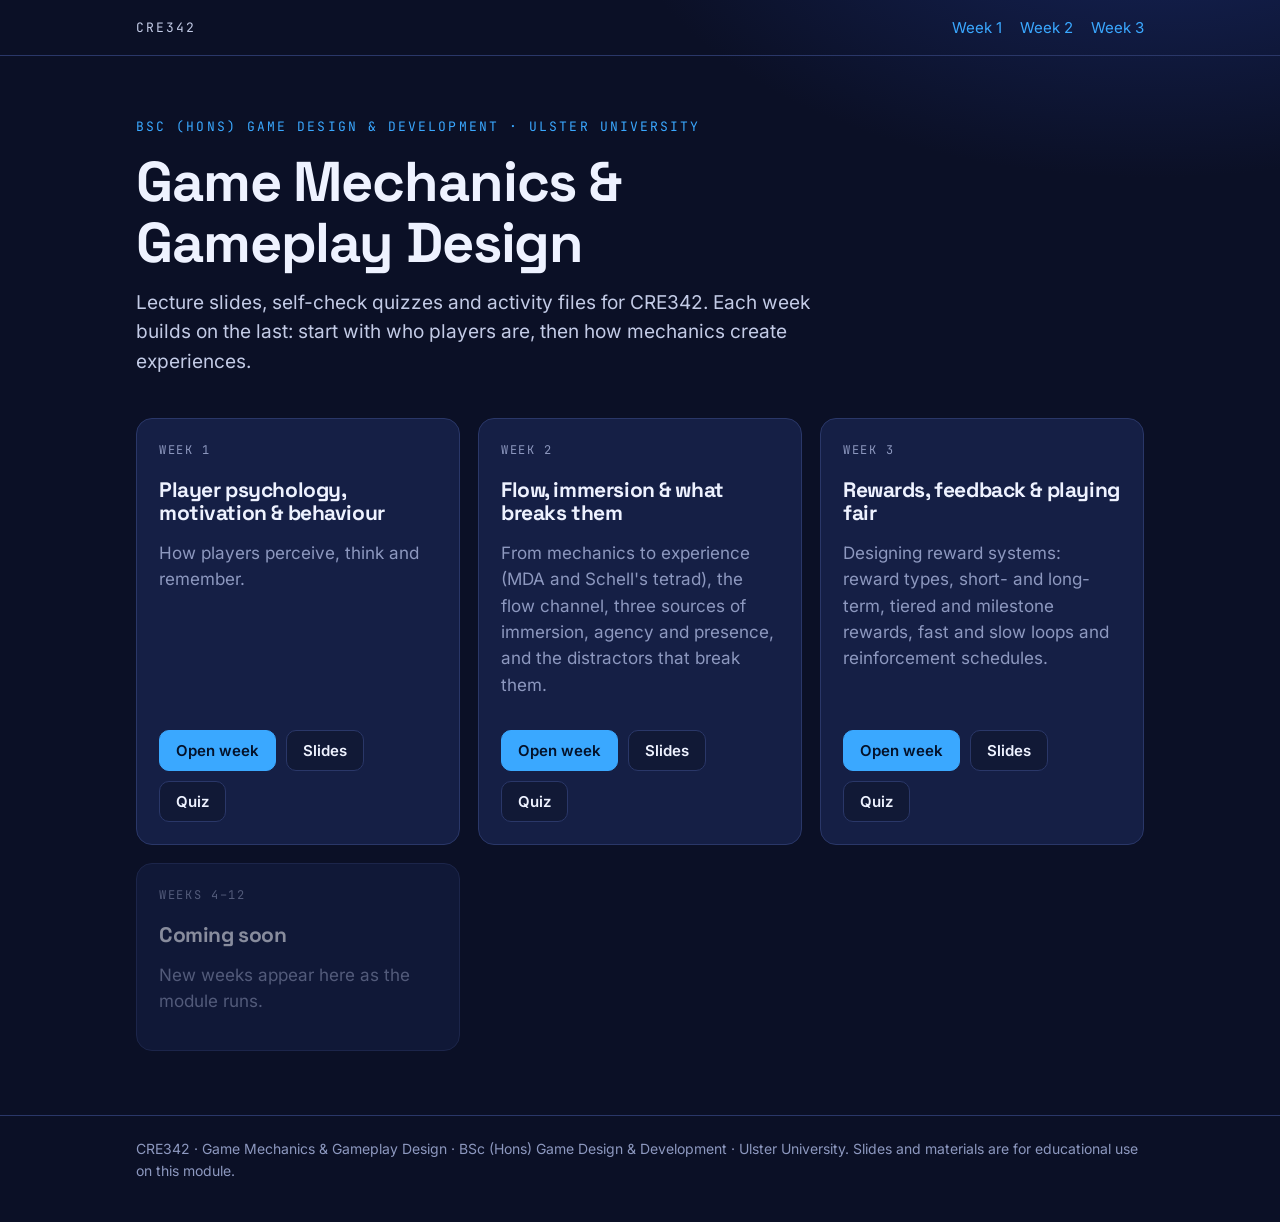
<file: index.html>
<!doctype html>
<html lang="en-GB">
<head>
<meta charset="utf-8">
<meta name="viewport" content="width=device-width, initial-scale=1">
<title>CRE342 · Game Mechanics &amp; Gameplay Design</title>
<link rel="stylesheet" href="assets/site.css">
</head>
<body>
<header class="site"><div class="wrap">
  <a class="brand" href="index.html">CRE342</a>
  <nav><a href="week-01/index.html">Week 1</a><a href="week-02/index.html">Week 2</a><a href="week-03/index.html">Week 3</a></nav>
</div></header>
<main class="wrap">

<section class="hero">
  <span class="kicker">BSc (Hons) Game Design &amp; Development · Ulster University</span>
  <h1>Game Mechanics &amp;<br>Gameplay Design</h1>
  <p class="lead">Lecture slides, self-check quizzes and activity files for CRE342. Each week builds on the last: start with who players are, then how mechanics create experiences.</p>
</section>
<div class="weeks">
  <div class="card week">
    <span class="tag">Week 1</span>
    <h3>Player psychology, motivation &amp; behaviour</h3>
    <p class="muted">How players perceive, think and remember.</p>
    <div class="actions"><a class="btn primary" href="week-01/index.html">Open week</a><a class="btn" href="week-01/slides.html">Slides</a><a class="btn" href="week-01/quiz.html">Quiz</a></div>
  </div>
  <div class="card week">
    <span class="tag">Week 2</span>
    <h3>Flow, immersion &amp; what breaks them</h3>
    <p class="muted">From mechanics to experience (MDA and Schell&#x27;s tetrad), the flow channel, three sources of immersion, agency and presence, and the distractors that break them.</p>
    <div class="actions"><a class="btn primary" href="week-02/index.html">Open week</a><a class="btn" href="week-02/slides.html">Slides</a><a class="btn" href="week-02/quiz.html">Quiz</a></div>
  </div>
  <div class="card week">
    <span class="tag">Week 3</span>
    <h3>Rewards, feedback &amp; playing fair</h3>
    <p class="muted">Designing reward systems: reward types, short- and long-term, tiered and milestone rewards, fast and slow loops and reinforcement schedules.</p>
    <div class="actions"><a class="btn primary" href="week-03/index.html">Open week</a><a class="btn" href="week-03/slides.html">Slides</a><a class="btn" href="week-03/quiz.html">Quiz</a></div>
  </div>
  <div class="card week soon"><span class="tag">Weeks 4–12</span><h3>Coming soon</h3><p class="muted">New weeks appear here as the module runs.</p></div>
</div>
</main>
<footer class="site"><div class="wrap">CRE342 · Game Mechanics & Gameplay Design · BSc (Hons) Game Design &amp; Development · Ulster University.
Slides and materials are for educational use on this module.</div></footer>
</body>
</html>
</file>
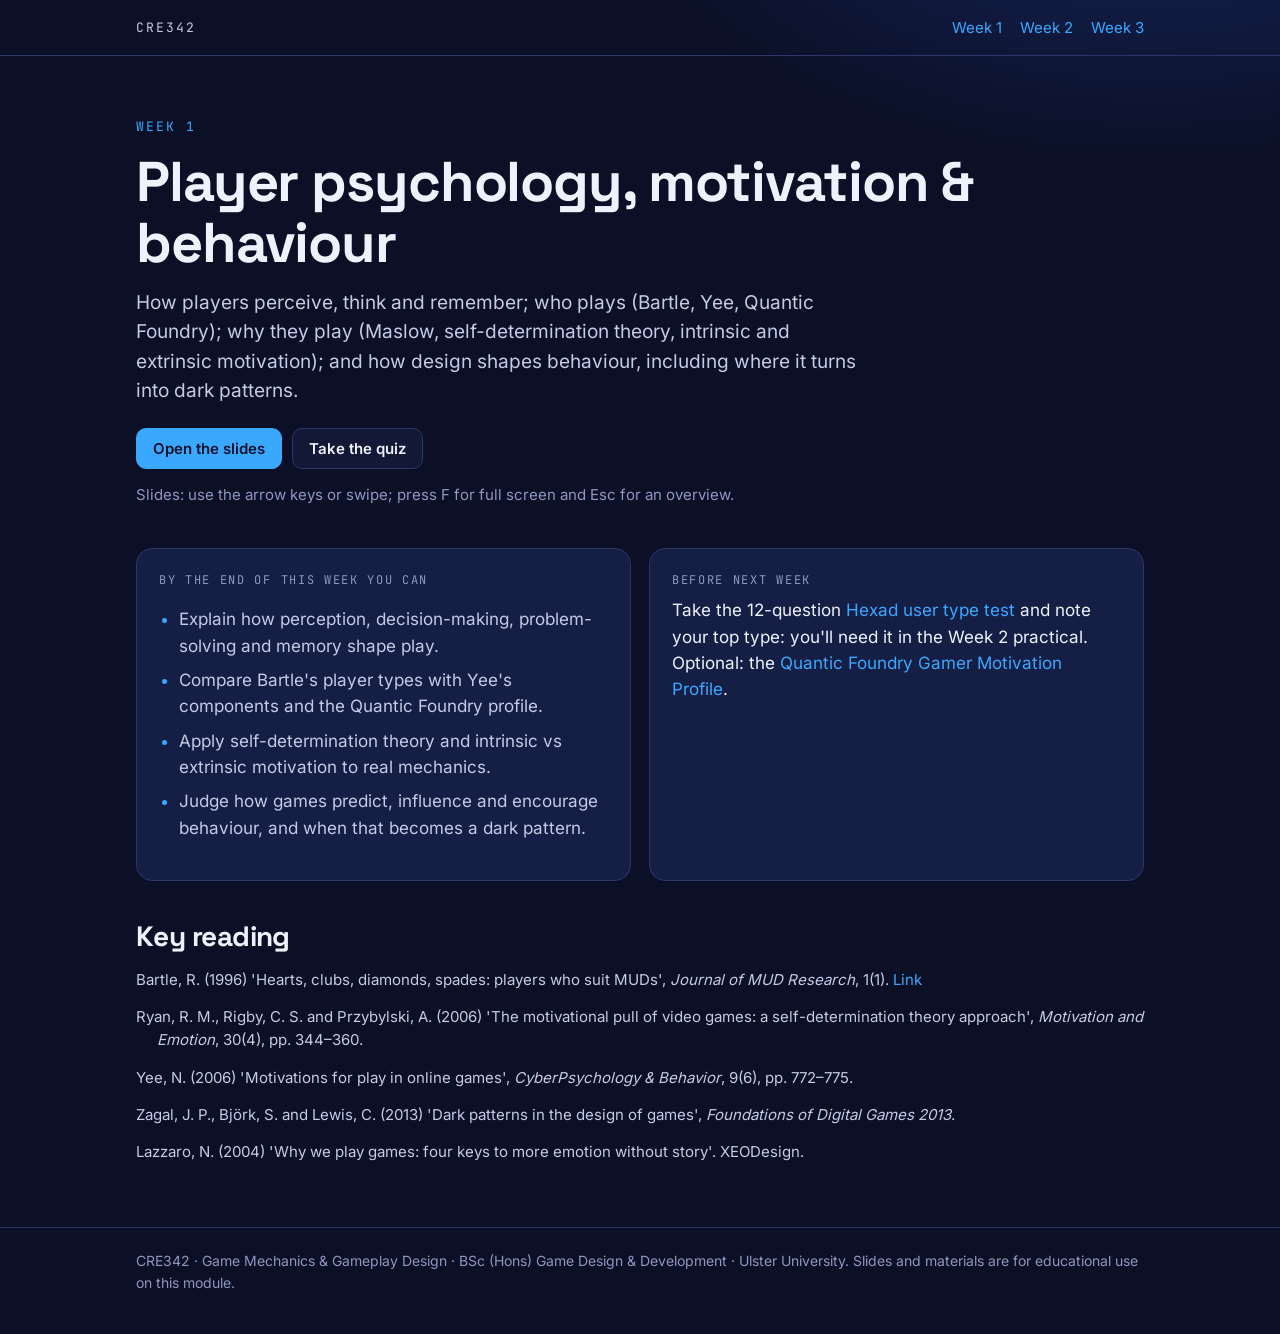
<file: week-01/index.html>
<!doctype html>
<html lang="en-GB">
<head>
<meta charset="utf-8">
<meta name="viewport" content="width=device-width, initial-scale=1">
<title>CRE342 Week 1: Player psychology, motivation &amp; behaviour</title>
<link rel="stylesheet" href="../assets/site.css">
</head>
<body>
<header class="site"><div class="wrap">
  <a class="brand" href="../index.html">CRE342</a>
  <nav><a href="../week-01/index.html">Week 1</a><a href="../week-02/index.html">Week 2</a><a href="../week-03/index.html">Week 3</a></nav>
</div></header>
<main class="wrap">

<section class="hero">
  <span class="kicker">Week 1</span>
  <h1>Player psychology, motivation &amp; behaviour</h1>
  <p class="lead">How players perceive, think and remember; who plays (Bartle, Yee, Quantic Foundry); why they play (Maslow, self-determination theory, intrinsic and extrinsic motivation); and how design shapes behaviour, including where it turns into dark patterns.</p>
  <p style="display:flex;gap:10px;flex-wrap:wrap;margin-top:22px">
    <a class="btn primary" href="slides.html">Open the slides</a>
    <a class="btn" href="quiz.html">Take the quiz</a>
  </p>
  <p class="muted" style="font-size:15px">Slides: use the arrow keys or swipe; press F for full screen and Esc for an overview.</p>
</section>
<div class="grid-2">
  <div class="card"><span class="tag">By the end of this week you can</span><ul class="outcomes"><li>Explain how perception, decision-making, problem-solving and memory shape play.</li><li>Compare Bartle&#x27;s player types with Yee&#x27;s components and the Quantic Foundry profile.</li><li>Apply self-determination theory and intrinsic vs extrinsic motivation to real mechanics.</li><li>Judge how games predict, influence and encourage behaviour, and when that becomes a dark pattern.</li></ul></div>
  <div class="card"><span class="tag">Before next week</span><p>Take the 12-question <a href="https://hexad.gamified.uk/test/" target="_blank" rel="noopener">Hexad user type test</a> and note your top type: you'll need it in the Week 2 practical. Optional: the <a href="https://quanticfoundry.com" target="_blank" rel="noopener">Quantic Foundry Gamer Motivation Profile</a>.</p></div>
</div>

<h2>Key reading</h2>
<div class="refs"><p>Bartle, R. (1996) 'Hearts, clubs, diamonds, spades: players who suit MUDs', <em>Journal of MUD Research</em>, 1(1). <a href="https://mud.co.uk/richard/hcds.htm" target="_blank" rel="noopener">Link</a></p><p>Ryan, R. M., Rigby, C. S. and Przybylski, A. (2006) 'The motivational pull of video games: a self-determination theory approach', <em>Motivation and Emotion</em>, 30(4), pp. 344–360.</p><p>Yee, N. (2006) 'Motivations for play in online games', <em>CyberPsychology &amp; Behavior</em>, 9(6), pp. 772–775.</p><p>Zagal, J. P., Björk, S. and Lewis, C. (2013) 'Dark patterns in the design of games', <em>Foundations of Digital Games 2013</em>.</p><p>Lazzaro, N. (2004) 'Why we play games: four keys to more emotion without story'. XEODesign.</p></div>
</main>
<footer class="site"><div class="wrap">CRE342 · Game Mechanics & Gameplay Design · BSc (Hons) Game Design &amp; Development · Ulster University.
Slides and materials are for educational use on this module.</div></footer>
</body>
</html>
</file>
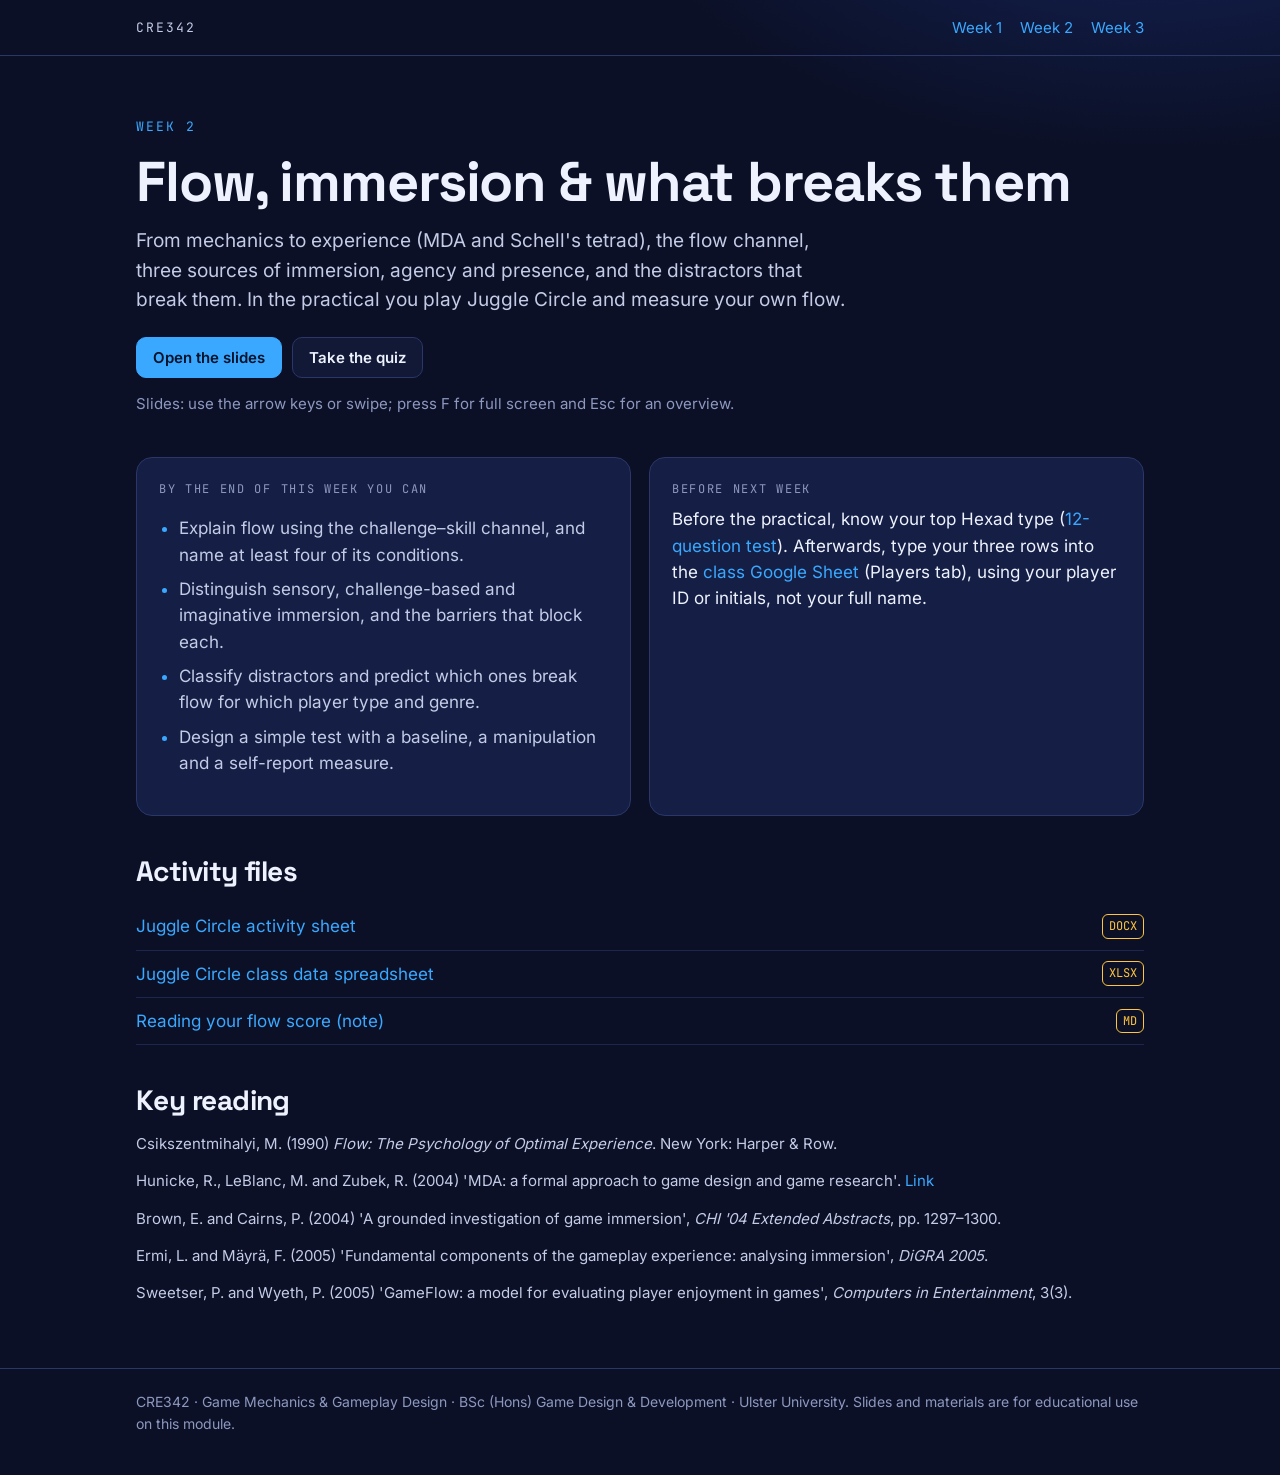
<file: week-02/index.html>
<!doctype html>
<html lang="en-GB">
<head>
<meta charset="utf-8">
<meta name="viewport" content="width=device-width, initial-scale=1">
<title>CRE342 Week 2: Flow, immersion &amp; what breaks them</title>
<link rel="stylesheet" href="../assets/site.css">
</head>
<body>
<header class="site"><div class="wrap">
  <a class="brand" href="../index.html">CRE342</a>
  <nav><a href="../week-01/index.html">Week 1</a><a href="../week-02/index.html">Week 2</a><a href="../week-03/index.html">Week 3</a></nav>
</div></header>
<main class="wrap">

<section class="hero">
  <span class="kicker">Week 2</span>
  <h1>Flow, immersion &amp; what breaks them</h1>
  <p class="lead">From mechanics to experience (MDA and Schell&#x27;s tetrad), the flow channel, three sources of immersion, agency and presence, and the distractors that break them. In the practical you play Juggle Circle and measure your own flow.</p>
  <p style="display:flex;gap:10px;flex-wrap:wrap;margin-top:22px">
    <a class="btn primary" href="slides.html">Open the slides</a>
    <a class="btn" href="quiz.html">Take the quiz</a>
  </p>
  <p class="muted" style="font-size:15px">Slides: use the arrow keys or swipe; press F for full screen and Esc for an overview.</p>
</section>
<div class="grid-2">
  <div class="card"><span class="tag">By the end of this week you can</span><ul class="outcomes"><li>Explain flow using the challenge–skill channel, and name at least four of its conditions.</li><li>Distinguish sensory, challenge-based and imaginative immersion, and the barriers that block each.</li><li>Classify distractors and predict which ones break flow for which player type and genre.</li><li>Design a simple test with a baseline, a manipulation and a self-report measure.</li></ul></div>
  <div class="card"><span class="tag">Before next week</span><p>Before the practical, know your top Hexad type (<a href="https://hexad.gamified.uk/test/" target="_blank" rel="noopener">12-question test</a>). Afterwards, type your three rows into the <a href="https://docs.google.com/spreadsheets/d/1R4lRJeuCVkhQC0GEITTgNYkVZrstUEEySFpGP-5iZXQ/edit" target="_blank" rel="noopener">class Google Sheet</a> (Players tab), using your player ID or initials, not your full name.</p></div>
</div>
<h2>Activity files</h2><ul class="clean"><li class="file"><a href="files/CRE342_W2_Juggle_Circle_Activity_Sheet.docx" download>Juggle Circle activity sheet</a><span class="ext">DOCX</span></li><li class="file"><a href="files/CRE342_W2_Juggle_Circle_Class_Data.xlsx" download>Juggle Circle class data spreadsheet</a><span class="ext">XLSX</span></li><li class="file"><a href="files/flow-score-note.md" download>Reading your flow score (note)</a><span class="ext">MD</span></li></ul>
<h2>Key reading</h2>
<div class="refs"><p>Csikszentmihalyi, M. (1990) <em>Flow: The Psychology of Optimal Experience</em>. New York: Harper &amp; Row.</p><p>Hunicke, R., LeBlanc, M. and Zubek, R. (2004) 'MDA: a formal approach to game design and game research'. <a href="https://users.cs.northwestern.edu/~hunicke/MDA.pdf" target="_blank" rel="noopener">Link</a></p><p>Brown, E. and Cairns, P. (2004) 'A grounded investigation of game immersion', <em>CHI '04 Extended Abstracts</em>, pp. 1297–1300.</p><p>Ermi, L. and Mäyrä, F. (2005) 'Fundamental components of the gameplay experience: analysing immersion', <em>DiGRA 2005</em>.</p><p>Sweetser, P. and Wyeth, P. (2005) 'GameFlow: a model for evaluating player enjoyment in games', <em>Computers in Entertainment</em>, 3(3).</p></div>
</main>
<footer class="site"><div class="wrap">CRE342 · Game Mechanics & Gameplay Design · BSc (Hons) Game Design &amp; Development · Ulster University.
Slides and materials are for educational use on this module.</div></footer>
</body>
</html>
</file>
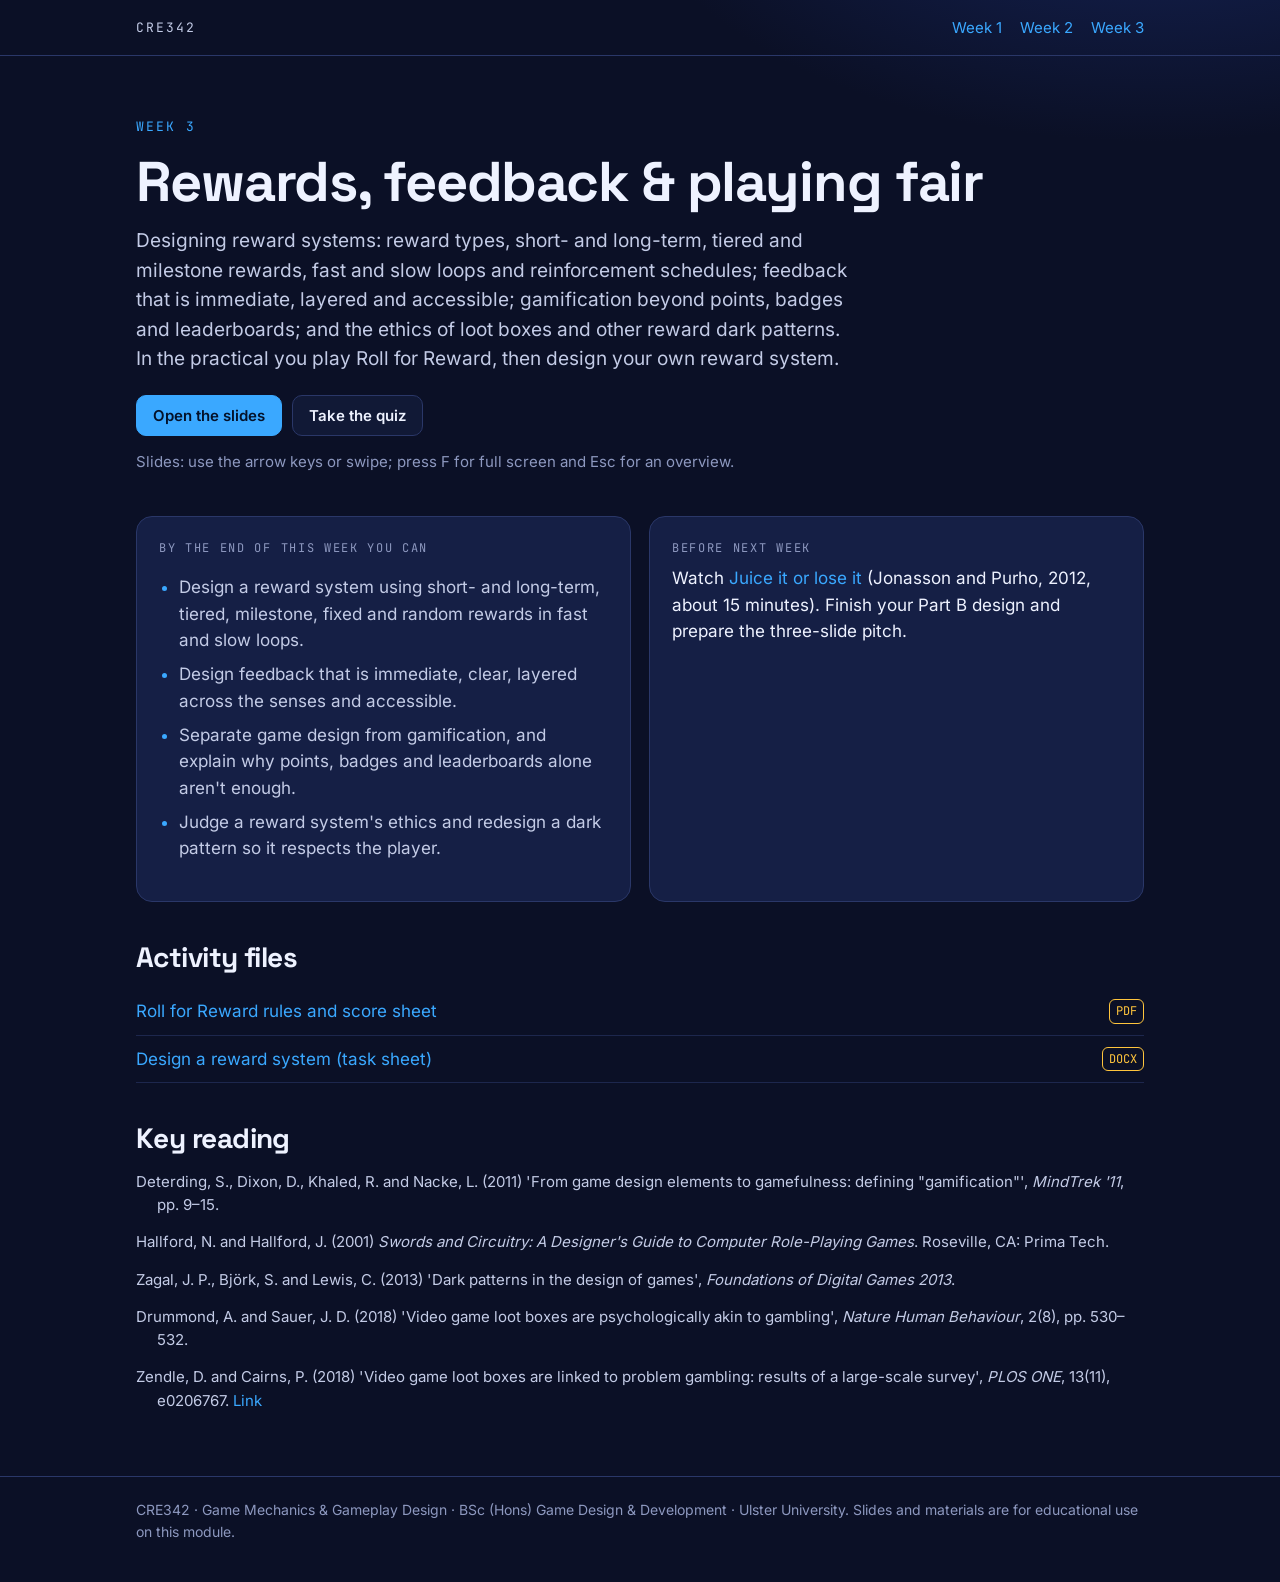
<file: week-03/index.html>
<!doctype html>
<html lang="en-GB">
<head>
<meta charset="utf-8">
<meta name="viewport" content="width=device-width, initial-scale=1">
<title>CRE342 Week 3: Rewards, feedback &amp; playing fair</title>
<link rel="stylesheet" href="../assets/site.css">
</head>
<body>
<header class="site"><div class="wrap">
  <a class="brand" href="../index.html">CRE342</a>
  <nav><a href="../week-01/index.html">Week 1</a><a href="../week-02/index.html">Week 2</a><a href="../week-03/index.html">Week 3</a></nav>
</div></header>
<main class="wrap">

<section class="hero">
  <span class="kicker">Week 3</span>
  <h1>Rewards, feedback &amp; playing fair</h1>
  <p class="lead">Designing reward systems: reward types, short- and long-term, tiered and milestone rewards, fast and slow loops and reinforcement schedules; feedback that is immediate, layered and accessible; gamification beyond points, badges and leaderboards; and the ethics of loot boxes and other reward dark patterns. In the practical you play Roll for Reward, then design your own reward system.</p>
  <p style="display:flex;gap:10px;flex-wrap:wrap;margin-top:22px">
    <a class="btn primary" href="slides.html">Open the slides</a>
    <a class="btn" href="quiz.html">Take the quiz</a>
  </p>
  <p class="muted" style="font-size:15px">Slides: use the arrow keys or swipe; press F for full screen and Esc for an overview.</p>
</section>
<div class="grid-2">
  <div class="card"><span class="tag">By the end of this week you can</span><ul class="outcomes"><li>Design a reward system using short- and long-term, tiered, milestone, fixed and random rewards in fast and slow loops.</li><li>Design feedback that is immediate, clear, layered across the senses and accessible.</li><li>Separate game design from gamification, and explain why points, badges and leaderboards alone aren&#x27;t enough.</li><li>Judge a reward system&#x27;s ethics and redesign a dark pattern so it respects the player.</li></ul></div>
  <div class="card"><span class="tag">Before next week</span><p>Watch <a href="https://www.youtube.com/watch?v=Fy0aCDmgnxg" target="_blank" rel="noopener">Juice it or lose it</a> (Jonasson and Purho, 2012, about 15 minutes). Finish your Part B design and prepare the three-slide pitch.</p></div>
</div>
<h2>Activity files</h2><ul class="clean"><li class="file"><a href="files/CRE342_W3_Roll_for_Reward_Sheet.pdf" download>Roll for Reward rules and score sheet</a><span class="ext">PDF</span></li><li class="file"><a href="files/CRE342_W3_Reward_Design_Task.docx" download>Design a reward system (task sheet)</a><span class="ext">DOCX</span></li></ul>
<h2>Key reading</h2>
<div class="refs"><p>Deterding, S., Dixon, D., Khaled, R. and Nacke, L. (2011) 'From game design elements to gamefulness: defining "gamification"', <em>MindTrek '11</em>, pp. 9–15.</p><p>Hallford, N. and Hallford, J. (2001) <em>Swords and Circuitry: A Designer's Guide to Computer Role-Playing Games</em>. Roseville, CA: Prima Tech.</p><p>Zagal, J. P., Björk, S. and Lewis, C. (2013) 'Dark patterns in the design of games', <em>Foundations of Digital Games 2013</em>.</p><p>Drummond, A. and Sauer, J. D. (2018) 'Video game loot boxes are psychologically akin to gambling', <em>Nature Human Behaviour</em>, 2(8), pp. 530–532.</p><p>Zendle, D. and Cairns, P. (2018) 'Video game loot boxes are linked to problem gambling: results of a large-scale survey', <em>PLOS ONE</em>, 13(11), e0206767. <a href="https://doi.org/10.1371/journal.pone.0206767" target="_blank" rel="noopener">Link</a></p></div>
</main>
<footer class="site"><div class="wrap">CRE342 · Game Mechanics & Gameplay Design · BSc (Hons) Game Design &amp; Development · Ulster University.
Slides and materials are for educational use on this module.</div></footer>
</body>
</html>
</file>
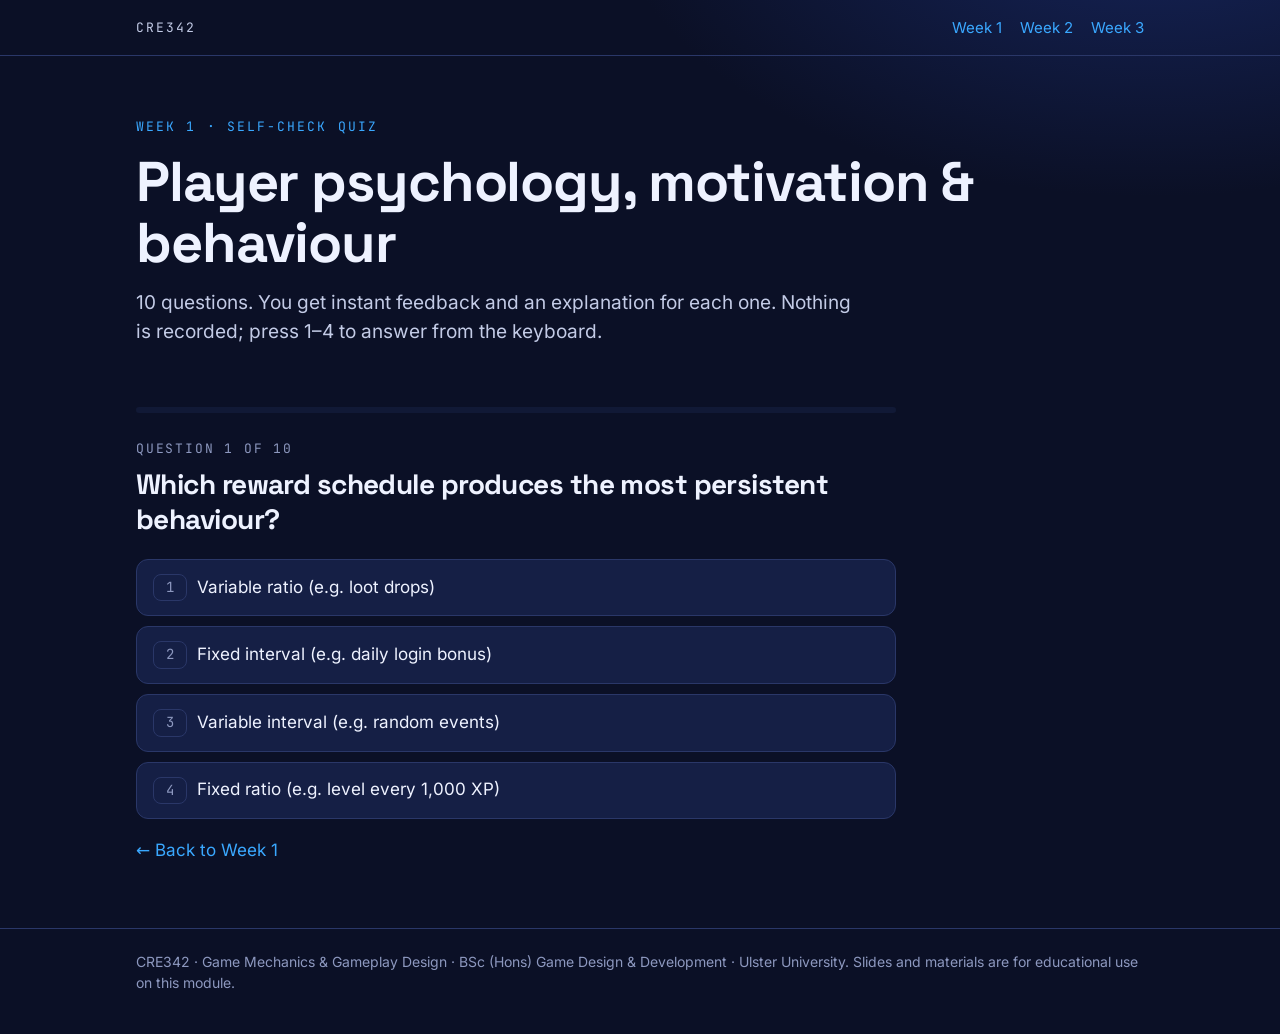
<file: week-01/quiz.html>
<!doctype html>
<html lang="en-GB">
<head>
<meta charset="utf-8">
<meta name="viewport" content="width=device-width, initial-scale=1">
<title>CRE342 Week 1 quiz</title>
<link rel="stylesheet" href="../assets/site.css">
</head>
<body>
<header class="site"><div class="wrap">
  <a class="brand" href="../index.html">CRE342</a>
  <nav><a href="../week-01/index.html">Week 1</a><a href="../week-02/index.html">Week 2</a><a href="../week-03/index.html">Week 3</a></nav>
</div></header>
<main class="wrap">

<section class="hero">
  <span class="kicker">Week 1 · self-check quiz</span>
  <h1>Player psychology, motivation &amp; behaviour</h1>
  <p class="lead">10 questions. You get instant feedback and an explanation for each one. Nothing is recorded; press 1–4 to answer from the keyboard.</p>
</section>
<section class="quiz" id="quiz" aria-live="polite"></section>
<p class="mt"><a href="index.html">← Back to Week 1</a></p>
<script>window.QUIZ = {"week": 1, "title": "Player psychology, motivation & behaviour", "questions": [{"q": "In Bartle's taxonomy, which player type enjoys acting on other players?", "a": ["Killers", "Socialisers", "Achievers", "Explorers"], "correct": 0, "why": "Bartle's axes are acting vs interacting and players vs world. Acting on players is the Killer's corner."}, {"q": "Which three needs does self-determination theory identify?", "a": ["Achievement, social, immersion", "Safety, esteem, belonging", "Autonomy, competence, relatedness", "Challenge, curiosity, fantasy"], "correct": 2, "why": "Deci and Ryan: autonomy (choice), competence (mastery) and relatedness (connection)."}, {"q": "Rewarded for drawing, children later drew less when the reward stopped. What is this?", "a": ["Loss aversion", "The flow state", "Variable-ratio reinforcement", "The overjustification effect"], "correct": 3, "why": "Lepper, Greene and Nisbett (1973): expected, controlling rewards can crowd out intrinsic motivation."}, {"q": "Roughly how many chunks can working memory hold at once (Cowan, 2001)?", "a": ["It's unlimited with practice", "About 4", "About 20", "About 12"], "correct": 1, "why": "Cowan's estimate of about four chunks is why tutorials should introduce one idea at a time."}, {"q": "Which reward schedule produces the most persistent behaviour?", "a": ["Variable ratio (e.g. loot drops)", "Fixed interval (e.g. daily login bonus)", "Variable interval (e.g. random events)", "Fixed ratio (e.g. level every 1,000 XP)"], "correct": 0, "why": "Rewards after an unpredictable number of actions are the hardest habit to break, which is why loot boxes are controversial."}, {"q": "Mario Kart gives better items to players at the back. This is a…", "a": ["Dark pattern", "Positive feedback loop", "Fixed-interval reward", "Negative feedback loop"], "correct": 3, "why": "A negative (damping) loop pulls the game back towards balance so trailing players can catch up."}, {"q": "Which is a temporal dark pattern (Zagal et al., 2013)?", "a": ["An optional difficulty setting", "A friends-only leaderboard", "Your crops die unless you return in 4 hours", "A short tutorial level"], "correct": 2, "why": "Playing by appointment exploits players' time against their interests."}, {"q": "Which of these is one of Yee's (2006) three components of play motivation?", "a": ["Self-actualisation", "Immersion", "Killing", "Fiero"], "correct": 1, "why": "Yee's survey found three independent components: achievement, social and immersion."}, {"q": "Lazzaro's 'hard fun' is mainly about…", "a": ["Overcoming a real challenge", "Relaxing and changing your mood", "Playing with friends", "Exploring and role-play"], "correct": 0, "why": "Hard fun produces fiero, the triumph of beating something difficult."}, {"q": "Losses feel about twice as strong as equal gains. What is this idea called?", "a": ["Choice architecture", "Loss aversion", "Pattern recognition", "Recognition memory"], "correct": 1, "why": "Kahneman and Tversky (1979). It's why losing an hour's progress feels worse than gaining one."}]};</script>
<script src="../assets/quiz.js"></script>
</main>
<footer class="site"><div class="wrap">CRE342 · Game Mechanics & Gameplay Design · BSc (Hons) Game Design &amp; Development · Ulster University.
Slides and materials are for educational use on this module.</div></footer>
</body>
</html>
</file>
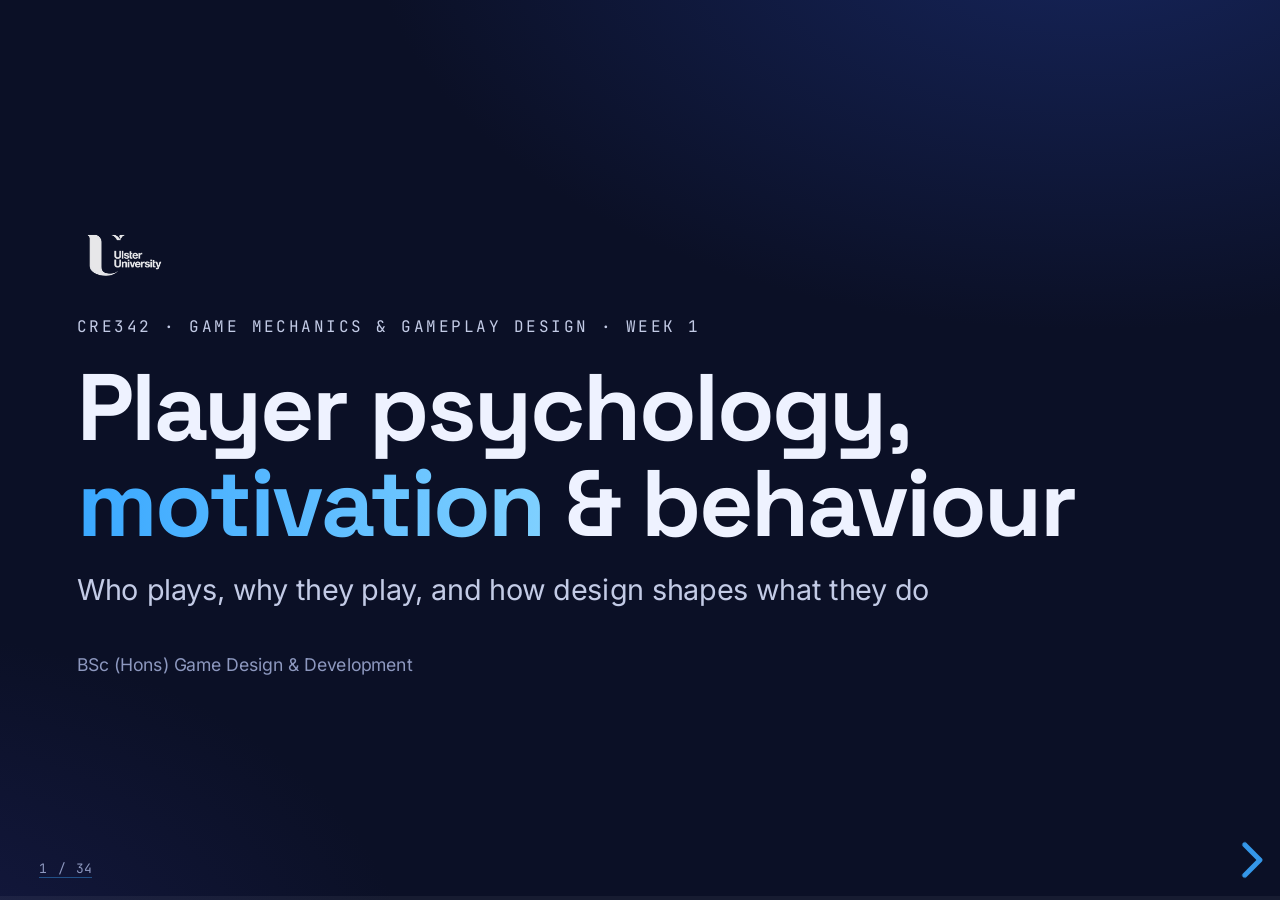
<file: week-01/slides.html>
<!doctype html>
<html lang="en-GB">
<head>
<meta charset="utf-8">
<meta name="viewport" content="width=device-width, initial-scale=1">
<title>CRE342 Week 1: Player Psychology</title>
<link rel="stylesheet" href="../lib/reset.css">
<link rel="stylesheet" href="../lib/reveal.css">
<link rel="stylesheet" href="../lib/cre342.css">
<style>
  .ax-label { fill: var(--muted); font-family: var(--mono) !important; font-size: 17px; letter-spacing: .12em; text-transform: uppercase; }
  .bartle-q { fill: var(--panel); stroke: var(--line); stroke-width: 1.5; }
  .photo { border-radius: 16px; overflow: hidden; border: 1px solid var(--line); background: #fff; }
  .photo img { display: block; width: 100%; height: 100%; object-fit: cover; margin: 0; }
  .photo.contain img { object-fit: contain; }
  .photo.dark { background: var(--panel); }
  .qf { display: grid; grid-template-columns: repeat(3, 1fr); gap: 18px; }
  .qf .card { padding: 20px 24px; }
  .qf .card h3 { font-size: 30px; margin-bottom: 8px; }
  .qf .pair { display: flex; gap: 8px; flex-wrap: wrap; }
  .yee { display: grid; grid-template-columns: repeat(3, 1fr); gap: 24px; }
  .sched { display: grid; grid-template-columns: 170px 1fr 1fr; grid-template-rows: auto 1fr 1fr; gap: 16px; }
  .sched .lab { font-family: var(--mono); font-size: 17px; letter-spacing: .12em; text-transform: uppercase; color: var(--muted); display: flex; align-items: center; }
  .sched .lab.top { justify-content: flex-start; }
  .sched .card h4 { font-size: 26px; }
  .sched .card p { font-size: 22px; }
  .pie { display: grid; grid-template-columns: repeat(3, 1fr); gap: 24px; }
  .pie .card h3 { font-size: 40px; }
  .pie .item { font-family: var(--mono); font-size: 18px; letter-spacing: .06em; padding: 8px 12px; border-radius: 8px; background: var(--bg-2); border: 1px solid var(--line); margin: 0 0 8px; color: var(--ink-2); }
  .photos4 { display: grid; grid-template-columns: 1fr 1fr; grid-template-rows: 1fr 1fr; gap: 14px; height: 660px; }
  .keys { display: grid; grid-template-columns: repeat(4, 1fr); gap: 20px; }
  .keys .card .big { font-size: 34px; }
  .refs p { font-size: 17px; line-height: 1.35; margin-bottom: 9px; color: var(--ink-2); padding-left: 1.4em; text-indent: -1.4em; }
  .keys .card .emo { font-family: var(--mono); font-size: 18px; color: var(--gold); display: block; margin-top: 8px; }
</style>
</head>
<body>
<div class="deck-chrome" id="chrome"><span class="l">CRE342 · Week 1</span><span class="r" id="chrome-section"></span></div>
<div class="reveal">
<div class="slides">

<!-- ========================================================= TITLE -->
<section class="title-slide center-v" data-chrome="off">
  <img src="img/ulster-logo-white.png" alt="Ulster University" style="width:120px;margin:0 0 40px;opacity:.9">
  <span class="course">CRE342 · Game Mechanics &amp; Gameplay Design · Week 1</span>
  <h1>Player psychology,<br><span class="hl">motivation</span> &amp; behaviour</h1>
  <p class="lead">Who plays, why they play, and how design shapes what they do</p>
  <p class="small mt-m">BSc (Hons) Game Design &amp; Development</p>
</section>

<section class="center-v" data-section="Warm-up">
  <span class="prompt-badge"><span class="dot"></span>Think · 30 seconds</span>
  <h2 style="font-size:84px;max-width:1300px">Why do you play the games you play?</h2>
  <p class="lead fragment rise">Not which games. <strong>Why.</strong> What do you get from them?</p>
  <div class="mt-m fragment rise"><span class="timer" data-seconds="30">0:30</span> <span class="small" style="margin-left:14px">click to start · tell the person next to you</span></div>
</section>

<section data-section="Today">
  <span class="kicker">Today</span>
  <h2>By the end of today you can…</h2>
  <div class="grid-2 mt-m" style="gap:24px">
    <div class="card blue fragment rise"><span class="num">01</span><h3>Explain how players think</h3><p>Perception, decision-making, problem-solving and memory, and what each means for design.</p></div>
    <div class="card mint fragment rise"><span class="num">02</span><h3>Compare player models</h3><p>Bartle's four types, Yee's components and the Quantic Foundry profile.</p></div>
    <div class="card gold fragment rise"><span class="num">03</span><h3>Apply motivation theory</h3><p>Self-determination theory, and intrinsic vs extrinsic motivation, to real mechanics.</p></div>
    <div class="card coral fragment rise"><span class="num">04</span><h3>Judge behavioural design</h3><p>How games predict, influence and encourage behaviour, and where that becomes a dark pattern.</p></div>
  </div>
</section>

<section data-section="Today">
  <span class="kicker">The route</span>
  <h2>Five stops</h2>
  <div class="grid-5 mt-s">
    <div class="card blue"><span class="tag">01</span><h4>How players think</h4><p>Perception, decisions, memory, emotion</p></div>
    <div class="card mint"><span class="tag">02</span><h4>Who plays</h4><p>Bartle, Yee, Quantic Foundry</p></div>
    <div class="card gold"><span class="tag">03</span><h4>Why they play</h4><p>Maslow, SDT, intrinsic vs extrinsic</p></div>
    <div class="card coral"><span class="tag">04</span><h4>Shaping behaviour</h4><p>Loops, rewards, cues, dark patterns</p></div>
    <div class="card violet"><span class="tag">05</span><h4>Engagement</h4><p>What it's made of, and where it leads</p></div>
  </div>
</section>

<!-- ========================================================= 01 -->
<section class="divider" data-chrome="off">
  <div class="sec-num">01</div>
  <h2>How players<br>think</h2>
  <p class="lead">Cognitive processes and emotional responses</p>
</section>

<section data-section="01 · How players think">
  <div class="split">
    <div>
      <span class="kicker">Player psychology</span>
      <h2>The player is the other half of the system</h2>
      <p class="ink2">A game only exists when someone plays it. To design well we need to understand four things:</p>
      <div class="grid-2 mt-s" style="gap:14px">
        <div class="card"><h4>Cognitive processes</h4><p style="font-size:22px">How they perceive, think and remember</p></div>
        <div class="card"><h4>Emotional responses</h4><p style="font-size:22px">What they feel, moment to moment</p></div>
        <div class="card"><h4>Player types</h4><p style="font-size:22px">What different players are after</p></div>
        <div class="card"><h4>Motivation</h4><p style="font-size:22px">Why they start, and why they stay</p></div>
      </div>
    </div>
    <div class="photo dark" style="height:560px"><img src="img/psychology-head.png" alt="Colourful illustration of a human head in profile"></div>
  </div>
</section>

<section data-section="01 · How players think">
  <div class="split" style="grid-template-columns:.8fr 1.2fr">
    <div class="photo dark contain" style="height:560px;padding:30px;box-sizing:border-box"><img src="img/senses.png" alt="Line drawing of the senses feeding into a brain"></div>
    <div>
      <span class="kicker">Perception</span>
      <h2>What gets in</h2>
      <div class="stack">
        <div class="card blue fragment rise"><span class="tag">Visual</span><p>Colour, shape, contrast and space. Red means danger, glowing means "pick me up", and big means important.</p></div>
        <div class="card mint fragment rise"><span class="tag">Auditory</span><p>Music sets the mood; cues warn and confirm. You often <strong>hear</strong> the enemy before you see it.</p></div>
        <div class="card gold fragment rise"><span class="tag">Tactile</span><p>Rumble, adaptive triggers, resistance. The DualSense makes a bowstring feel tight.</p></div>
      </div>
    </div>
  </div>
</section>

<section data-section="01 · How players think">
  <div class="split">
    <div>
      <span class="kicker">Thinking and understanding</span>
      <h2>Players build models of your game</h2>
      <ul class="ink2">
        <li class="fragment rise"><strong>Mental models</strong>: an internal picture of how the world and its rules work. Players test and revise it constantly.</li>
        <li class="fragment rise"><strong>Pattern recognition</strong>: spotting the boss's tell, the enemy's route, the puzzle's trick.</li>
        <li class="fragment rise"><strong>Strategic thinking</strong>: planning ahead from the current state of play.</li>
      </ul>
      <p class="lead mt-m fragment rise" style="font-size:30px">When the game breaks the player's model without warning, it feels <span class="hl-coral">unfair</span>.</p>
    </div>
    <div class="photo" style="height:520px"><img src="img/rubiks.jpg" alt="Hands solving a Rubik's cube"></div>
  </div>
</section>

<section data-section="01 · How players think">
  <div class="split" style="grid-template-columns:1.2fr .8fr">
    <div>
      <span class="kicker">Decision-making</span>
      <h2>Every choice is designed</h2>
      <div class="stack">
        <div class="card fragment rise"><h4>Choice architecture</h4><p>How options are framed and ordered changes what people pick: the default, the highlighted button, the "recommended" build (Thaler &amp; Sunstein, 2008).</p></div>
        <div class="card fragment rise"><h4>Risk vs reward</h4><p>Players weigh gains against losses, and <strong>losses hurt about twice as much</strong> (Kahneman &amp; Tversky, 1979). Losing an hour's progress feels far worse than gaining one.</p></div>
        <div class="card fragment rise"><h4>Heuristics</h4><p>Mental shortcuts for fast decisions: "red barrels explode", "the chest in the corner is worth it".</p></div>
      </div>
    </div>
    <div class="photo" style="height:600px"><img src="img/thinking.jpg" alt="A man thinking with his hand on his chin"></div>
  </div>
</section>

<section data-section="01 · How players think">
  <div class="split" style="grid-template-columns:1.35fr .65fr">
    <div>
      <span class="kicker">Problem-solving and memory</span>
      <h2>Working memory is small</h2>
      <div class="grid-3" style="gap:14px">
        <div class="card blue" style="padding:18px 20px"><h4>Working</h4><p style="font-size:21px">What you're using now: about <strong>four chunks</strong> (Cowan, 2001).</p></div>
        <div class="card" style="padding:18px 20px"><h4>Long-term</h4><p style="font-size:21px">Controls, strategies, lore. Built by practice.</p></div>
        <div class="card" style="padding:18px 20px"><h4>Recognition</h4><p style="font-size:21px">"I've seen this icon." Cheaper than recall.</p></div>
      </div>
      <p class="ink2 mt-m">Players solve problems by <strong>analysis</strong>, <strong>creativity</strong> and <strong>trial and error</strong>, and all three lean on memory.</p>
      <div class="card gold mt-s fragment rise"><span class="tag">Design implication</span><p>Teach one thing at a time. Keep the HUD lean. Use icons players already know. Don't make them remember what the game could show.</p></div>
    </div>
    <div class="photo" style="height:520px"><img src="img/memory-tree.jpg" alt="A tree shaped like a human head"></div>
  </div>
</section>

<section data-section="01 · Emotional responses">
  <span class="kicker">Lazzaro (2004) · four keys to fun</span>
  <h2>Emotions are what players remember</h2>
  <div class="keys">
    <div class="card coral fragment rise"><span class="tag">Hard fun</span><span class="big">Mastery</span><p>Overcoming a real challenge.</p><span class="emo">fiero, frustration</span></div>
    <div class="card blue fragment rise"><span class="tag">Easy fun</span><span class="big">Curiosity</span><p>Exploring, fiddling, role-play.</p><span class="emo">wonder, surprise</span></div>
    <div class="card mint fragment rise"><span class="tag">Serious fun</span><span class="big">Altered state</span><p>Playing to change how you feel.</p><span class="emo">relaxation, excitement</span></div>
    <div class="card gold fragment rise"><span class="tag">People fun</span><span class="big">Together</span><p>Playing with and against others.</p><span class="emo">amusement, schadenfreude</span></div>
  </div>
  <p class="lead mt-l fragment rise">Map the warm-up answers onto these four. <span class="muted">Which key is missing from the board?</span></p>
</section>

<!-- ========================================================= 02 -->
<section class="divider" data-chrome="off">
  <div class="sec-num">02</div>
  <h2>Who<br>plays</h2>
  <p class="lead">Player types, and why boxes aren't enough</p>
</section>

<section data-section="02 · Who plays">
  <div class="split-wide">
    <div>
      <span class="kicker">Bartle (1996)</span>
      <h2>Four types, two axes</h2>
      <p class="ink2">From players of MUDs, the text-based ancestors of MMOs. Do you prefer to <strong>act on</strong> or <strong>interact with</strong> the <strong>world</strong> or other <strong>players</strong>?</p>
      <p class="ink2 fragment rise">The types form an <strong>ecosystem</strong>: Killers need people to fight, Socialisers need people to talk to, and too many Killers drive everyone else away.</p>
    </div>
    <svg class="fig" viewBox="0 0 820 640" role="img" aria-label="Bartle's player types on two axes: acting versus interacting, players versus world">
      <rect class="bartle-q" x="70" y="30" width="360" height="270" rx="16"/>
      <rect class="bartle-q" x="440" y="30" width="360" height="270" rx="16"/>
      <rect class="bartle-q" x="70" y="310" width="360" height="270" rx="16"/>
      <rect class="bartle-q" x="440" y="310" width="360" height="270" rx="16"/>
      <text x="100" y="110" fill="#ff6b6b" font-size="44" font-weight="700" style="font-family:var(--display)">Killers</text>
      <text x="100" y="152" fill="#c3cbe6" font-size="23">act on players</text>
      <text x="100" y="240" fill="#8d98bf" font-size="19">Call of Duty: Warzone</text><text x="100" y="268" fill="#8d98bf" font-size="19">League of Legends</text>
      <text x="470" y="110" fill="#ffc53d" font-size="44" font-weight="700" style="font-family:var(--display)">Achievers</text>
      <text x="470" y="152" fill="#c3cbe6" font-size="23">act on the world</text>
      <text x="470" y="240" fill="#8d98bf" font-size="19">World of Warcraft</text><text x="470" y="268" fill="#8d98bf" font-size="19">Candy Crush Saga</text>
      <text x="100" y="390" fill="#4fd1a5" font-size="44" font-weight="700" style="font-family:var(--display)">Socialisers</text>
      <text x="100" y="432" fill="#c3cbe6" font-size="23">interact with players</text>
      <text x="100" y="520" fill="#8d98bf" font-size="19">Animal Crossing</text><text x="100" y="548" fill="#8d98bf" font-size="19">Among Us</text>
      <text x="470" y="390" fill="#3aa8ff" font-size="44" font-weight="700" style="font-family:var(--display)">Explorers</text>
      <text x="470" y="432" fill="#c3cbe6" font-size="23">interact with the world</text>
      <text x="470" y="520" fill="#8d98bf" font-size="19">Breath of the Wild</text><text x="470" y="548" fill="#8d98bf" font-size="19">No Man's Sky</text>
      <text class="ax-label" x="30" y="165" transform="rotate(-90 30 165)" text-anchor="middle">Acting</text>
      <text class="ax-label" x="30" y="445" transform="rotate(-90 30 445)" text-anchor="middle">Interacting</text>
      <text class="ax-label" x="250" y="620" text-anchor="middle">Players</text>
      <text class="ax-label" x="620" y="620" text-anchor="middle">World</text>
    </svg>
  </div>
</section>

<section data-section="02 · Who plays">
  <span class="kicker">Use it, but carefully</span>
  <h2>Useful vocabulary, poor measuring instrument</h2>
  <div class="grid-3">
    <div class="card fragment rise"><span class="tag">One population</span><p>Built from MUD players in the 1990s: one genre, one decade, mostly one demographic.</p></div>
    <div class="card fragment rise"><span class="tag">Boxes, not blends</span><p>Most people are a mixture that shifts with the game, the mood and who they're playing with.</p></div>
    <div class="card fragment rise"><span class="tag">Never validated</span><p>It was an observation, not a test. Bartle himself later extended it to eight types (2003).</p></div>
  </div>
  <p class="lead mt-l fragment rise">So researchers moved from <strong>four boxes</strong> to <strong>continuous dimensions</strong>, measured with questionnaires.</p>
</section>

<section data-section="02 · Who plays">
  <span class="kicker">Yee (2006) · a survey of 3,000 MMO players</span>
  <h2>Three components of motivation</h2>
  <div class="yee">
    <div class="card gold fragment rise"><span class="tag">Achievement</span><span class="big">Getting ahead</span><p>Advancement · mechanics · competition</p></div>
    <div class="card mint fragment rise"><span class="tag">Social</span><span class="big">Being together</span><p>Socialising · relationships · teamwork</p></div>
    <div class="card blue fragment rise"><span class="tag">Immersion</span><span class="big">Being elsewhere</span><p>Discovery · role-play · customisation · escapism</p></div>
  </div>
  <p class="lead mt-l fragment rise">The difference from Bartle: these are <strong>scores</strong>. You can be high on all three, or none. And they came from data.</p>
</section>

<section data-section="02 · Who plays">
  <span class="kicker">Quantic Foundry · Gamer Motivation Model</span>
  <h2>Six clusters, twelve motivations</h2>
  <div class="qf">
    <div class="card coral"><h3>Action</h3><div class="pair"><span class="chip coral">Destruction</span><span class="chip coral">Excitement</span></div></div>
    <div class="card mint"><h3>Social</h3><div class="pair"><span class="chip mint">Competition</span><span class="chip mint">Community</span></div></div>
    <div class="card blue"><h3>Mastery</h3><div class="pair"><span class="chip blue">Challenge</span><span class="chip blue">Strategy</span></div></div>
    <div class="card gold"><h3>Achievement</h3><div class="pair"><span class="chip gold">Completion</span><span class="chip gold">Power</span></div></div>
    <div class="card violet"><h3>Immersion</h3><div class="pair"><span class="chip violet">Fantasy</span><span class="chip violet">Story</span></div></div>
    <div class="card"><h3>Creativity</h3><div class="pair"><span class="chip">Design</span><span class="chip">Discovery</span></div></div>
  </div>
  <p class="ink2 mt-m">Take the free profile: <a href="https://quanticfoundry.com" target="_blank">quanticfoundry.com</a>. <span class="muted">Your result is a shape, not a label.</span></p>
</section>

<!-- ========================================================= 03 -->
<section class="divider" data-chrome="off">
  <div class="sec-num">03</div>
  <h2>Why they<br>play</h2>
  <p class="lead">Needs, motivation and the reward trap</p>
</section>

<section data-section="03 · Why they play">
  <div class="split" style="grid-template-columns:1.1fr .9fr">
    <div>
      <span class="kicker">Maslow (1943)</span>
      <h2>A hierarchy of needs</h2>
      <p class="ink2">Physiological needs at the base, then safety, love and belonging, esteem, and self-actualisation at the top. Lower needs must be met before higher ones matter.</p>
      <div class="card mt-m fragment rise"><span class="tag">In games</span><p>Survival games climb it literally: food and shelter first, then safety, then a base, a clan, a reputation.</p></div>
      <div class="card coral mt-s fragment rise"><span class="tag">But</span><p>It's a loose fit. Where does "forming an alliance to survive a raid" sit? People chase belonging while hungry all the time. <strong>Handy for pitching, weak for designing.</strong></p></div>
    </div>
    <div class="photo dark contain" style="height:600px;padding:24px;box-sizing:border-box"><img src="img/maslow.png" alt="Maslow's hierarchy of needs as an icon pyramid"></div>
  </div>
</section>

<section data-section="03 · Why they play">
  <span class="kicker">Self-determination theory · Deci &amp; Ryan</span>
  <h2>Three needs that make play feel good</h2>
  <div class="grid-3">
    <div class="card blue" style="padding:0;overflow:hidden"><div style="height:210px"><img src="img/autonomy.jpg" alt="Someone tying their own shoelaces" style="width:100%;height:100%;object-fit:cover;margin:0"></div><div style="padding:22px 26px"><span class="tag">Autonomy</span><h3>“I chose this”</h3><p>Meaningful choices, freedom of approach, no railroading.</p></div></div>
    <div class="card gold" style="padding:0;overflow:hidden"><div style="height:210px"><img src="img/competence.jpg" alt="A compass pointing to the word competence" style="width:100%;height:100%;object-fit:cover;margin:0"></div><div style="padding:22px 26px"><span class="tag">Competence</span><h3>“I'm getting better”</h3><p>Challenge that fits, clear feedback, visible growth.</p></div></div>
    <div class="card mint" style="padding:0;overflow:hidden"><div style="height:210px"><img src="img/relatedness.jpg" alt="Two hands joining jigsaw pieces" style="width:100%;height:100%;object-fit:cover;margin:0"></div><div style="padding:22px 26px"><span class="tag">Relatedness</span><h3>“I matter to others”</h3><p>Co-op, guilds, companions who remember you.</p></div></div>
  </div>
</section>

<section data-section="03 · Why they play">
  <span class="kicker">Ryan, Rigby &amp; Przybylski (2006)</span>
  <h2>SDT predicts who keeps playing</h2>
  <div class="grid-2">
    <div class="card blue fragment rise"><span class="tag">The finding</span><p>Across several studies, players' sense of <strong>autonomy and competence</strong> predicted how much they enjoyed a game and whether they wanted to play again, more than genre or graphics did.</p></div>
    <div class="card fragment rise"><span class="tag">Also mattered</span><p><strong>Intuitive controls</strong> (you can't feel competent fighting the controller) and <strong>presence</strong>, the sense of being in the game world.</p></div>
  </div>
  <p class="lead mt-l fragment rise">Design test: for every mechanic, ask <span class="hl">which need does this serve, and which might it undermine?</span></p>
</section>

<section data-section="03 · Why they play">
  <span class="kicker">Malone &amp; Lepper (1987)</span>
  <h2>Intrinsic vs extrinsic motivation</h2>
  <div class="grid-2">
    <div class="card blue">
      <span class="tag">Intrinsic · the activity is the reward</span>
      <p>Challenge · curiosity · control · fantasy, plus cooperation, competition and recognition.</p>
      <p class="mt-s"><span class="chip blue">mastery</span><span class="chip blue">purpose</span><span class="chip blue">fun</span><span class="chip blue">autonomy</span><span class="chip blue">relatedness</span></p>
    </div>
    <div class="card gold">
      <span class="tag">Extrinsic · the reward is outside the activity</span>
      <p>Points, prizes and status you get <em>for</em> doing it, whether or not you enjoyed it.</p>
      <p class="mt-s"><span class="chip gold">points</span><span class="chip gold">badges</span><span class="chip gold">leaderboards</span><span class="chip gold">loot</span><span class="chip gold">money</span></p>
    </div>
  </div>
  <p class="lead mt-m fragment rise">Most games mix both. The question is which one is <strong>doing the work</strong>.</p>
</section>

<section data-section="03 · Why they play">
  <div class="split">
    <div>
      <span class="kicker coral">The overjustification effect</span>
      <h2>Paying people to play can kill the fun</h2>
      <p class="ink2">Children who loved drawing were promised a certificate for drawing. Later, with no reward on offer, they drew <strong>less</strong> than children who'd never been rewarded (Lepper, Greene &amp; Nisbett, 1973).</p>
      <p class="ink2 fragment rise">Across 128 studies, <strong>expected, tangible rewards</strong> reliably undermined intrinsic motivation (Deci, Koestner &amp; Ryan, 1999).</p>
    </div>
    <div class="stack">
      <div class="card coral fragment rise"><span class="tag">Controlling reward</span><p>"Do this and you'll get that." Play becomes work.</p></div>
      <div class="card mint fragment rise"><span class="tag">Informational reward</span><p>"Look how good you've got." It feeds competence.</p></div>
      <div class="card gold fragment rise"><span class="tag">So</span><p><strong>"Just add points"</strong> is not a design.</p></div>
    </div>
  </div>
</section>

<!-- ========================================================= 04 -->
<section class="divider" data-chrome="off">
  <div class="sec-num">04</div>
  <h2>Shaping<br>behaviour</h2>
  <p class="lead">Predict, influence, encourage, and where to stop</p>
</section>

<section data-section="04 · Shaping behaviour">
  <span class="kicker">The designer's toolkit</span>
  <h2>Predict · influence · encourage</h2>
  <div class="pie">
    <div class="card blue"><span class="tag">Predict</span><h3>Know them</h3><div class="item">Player models</div><div class="item">Data analysis</div><p style="font-size:22px">Profiles and telemetry show what players actually do.</p></div>
    <div class="card gold"><span class="tag">Influence</span><h3>Guide them</h3><div class="item">Progression systems</div><div class="item">Feedback loops</div><div class="item">Challenges &amp; quests</div></div>
    <div class="card mint"><span class="tag">Encourage</span><h3>Reward them</h3><div class="item">Reward structures</div><div class="item">Social incentives</div><div class="item">Behavioural cues</div></div>
  </div>
</section>

<section data-section="04 · Shaping behaviour">
  <div class="split">
    <svg class="fig" viewBox="0 0 740 560" role="img" aria-label="Two feedback loops: a positive loop where winning makes it easier to win, and a negative loop where players who fall behind get help">
<defs><marker id="fa" viewBox="0 0 10 10" refX="8" refY="5" markerWidth="7" markerHeight="7" orient="auto-start-reverse"><path d="M0,0 L10,5 L0,10 z" fill="#ff6b6b"/></marker><marker id="fb" viewBox="0 0 10 10" refX="8" refY="5" markerWidth="7" markerHeight="7" orient="auto-start-reverse"><path d="M0,0 L10,5 L0,10 z" fill="#4fd1a5"/></marker></defs>
<text x="185" y="44" text-anchor="middle" fill="#ff6b6b" font-size="32" font-weight="700" style="font-family:var(--display)">Positive loop</text>
<text x="185" y="78" text-anchor="middle" fill="#8d98bf" font-size="20">success feeds success</text>
<path d="M231.8,154.1 A125,125 0 0 1 300.9,223.2" fill="none" stroke="#ff6b6b" stroke-width="3" marker-end="url(#fa)"/>
<path d="M300.9,316.8 A125,125 0 0 1 231.8,385.9" fill="none" stroke="#ff6b6b" stroke-width="3" marker-end="url(#fa)"/>
<path d="M138.2,385.9 A125,125 0 0 1 69.1,316.8" fill="none" stroke="#ff6b6b" stroke-width="3" marker-end="url(#fa)"/>
<path d="M69.1,223.2 A125,125 0 0 1 138.2,154.1" fill="none" stroke="#ff6b6b" stroke-width="3" marker-end="url(#fa)"/>
<rect x="156" y="125" width="59" height="38" rx="19" fill="#0b1026" stroke="#ff6b6b" stroke-width="2"/><text x="185" y="152" text-anchor="middle" fill="#eef2ff" font-size="21">win</text>
<rect x="275" y="250" width="70" height="38" rx="19" fill="#0b1026" stroke="#ff6b6b" stroke-width="2"/><text x="310" y="277" text-anchor="middle" fill="#eef2ff" font-size="21">gain</text>
<rect x="106" y="375" width="158" height="38" rx="19" fill="#0b1026" stroke="#ff6b6b" stroke-width="2"/><text x="185" y="402" text-anchor="middle" fill="#eef2ff" font-size="21">get stronger</text>
<rect x="3" y="250" width="114" height="38" rx="19" fill="#0b1026" stroke="#ff6b6b" stroke-width="2"/><text x="60" y="277" text-anchor="middle" fill="#eef2ff" font-size="21">win more</text>
<text x="185" y="460" text-anchor="middle" fill="#c3cbe6" font-size="20">Monopoly · MOBA snowballs</text>
<text x="555" y="44" text-anchor="middle" fill="#4fd1a5" font-size="32" font-weight="700" style="font-family:var(--display)">Negative loop</text>
<text x="555" y="78" text-anchor="middle" fill="#8d98bf" font-size="20">the game pulls back</text>
<path d="M601.8,154.1 A125,125 0 0 1 670.9,223.2" fill="none" stroke="#4fd1a5" stroke-width="3" marker-end="url(#fb)"/>
<path d="M670.9,316.8 A125,125 0 0 1 601.8,385.9" fill="none" stroke="#4fd1a5" stroke-width="3" marker-end="url(#fb)"/>
<path d="M508.2,385.9 A125,125 0 0 1 439.1,316.8" fill="none" stroke="#4fd1a5" stroke-width="3" marker-end="url(#fb)"/>
<path d="M439.1,223.2 A125,125 0 0 1 508.2,154.1" fill="none" stroke="#4fd1a5" stroke-width="3" marker-end="url(#fb)"/>
<rect x="482" y="125" width="147" height="38" rx="19" fill="#0b1026" stroke="#4fd1a5" stroke-width="2"/><text x="555" y="152" text-anchor="middle" fill="#eef2ff" font-size="21">fall behind</text>
<rect x="623" y="250" width="114" height="38" rx="19" fill="#0b1026" stroke="#4fd1a5" stroke-width="2"/><text x="680" y="277" text-anchor="middle" fill="#eef2ff" font-size="21">get help</text>
<rect x="498" y="375" width="114" height="38" rx="19" fill="#0b1026" stroke="#4fd1a5" stroke-width="2"/><text x="555" y="402" text-anchor="middle" fill="#eef2ff" font-size="21">catch up</text>
<rect x="362" y="250" width="136" height="38" rx="19" fill="#0b1026" stroke="#4fd1a5" stroke-width="2"/><text x="430" y="277" text-anchor="middle" fill="#eef2ff" font-size="21">stay close</text>
<text x="555" y="460" text-anchor="middle" fill="#c3cbe6" font-size="20">Mario Kart items</text>
</svg>
    <div>
      <span class="kicker">Feedback loops</span>
      <h2>Snowball or catch-up?</h2>
      <p class="ink2"><strong class="hl-coral">Positive loops</strong> reward the leader and end games decisively, but can feel hopeless from behind.</p>
      <p class="ink2"><strong class="hl-mint">Negative loops</strong> keep things close and tense, but can feel unfair to the skilled player.</p>
      <p class="lead mt-m fragment rise" style="font-size:30px">Most good games use <strong>both</strong>, deliberately.</p>
    </div>
  </div>
</section>

<section data-section="04 · Shaping behaviour">
  <span class="kicker">Reward schedules · Skinner</span>
  <h2>When the reward arrives matters</h2>
  <div class="sched">
    <div></div><div class="lab top">Every so many actions (ratio)</div><div class="lab top">Every so much time (interval)</div>
    <div class="lab">Fixed</div>
    <div class="card"><h4>Fixed ratio</h4><p>Level up every 1,000 XP. A burst of effort, then a pause.</p></div>
    <div class="card"><h4>Fixed interval</h4><p>Daily login bonus. Players turn up on schedule.</p></div>
    <div class="lab">Variable</div>
    <div class="card coral"><h4>Variable ratio</h4><p>Loot drops, gacha, loot boxes. The most persistent behaviour, and the hardest to stop.</p></div>
    <div class="card"><h4>Variable interval</h4><p>Random world events. Players keep checking in.</p></div>
  </div>
</section>

<section data-section="04 · Shaping behaviour">
  <span class="kicker">Behavioural cues</span>
  <h2>Guiding without telling</h2>
  <div class="grid-4">
    <div class="card fragment rise"><h4>Light</h4><p>Players walk towards light. A lit doorway is an instruction.</p></div>
    <div class="card fragment rise"><h4>Colour</h4><p>Yellow paint on climbable ledges; red on things that explode.</p></div>
    <div class="card fragment rise"><h4>Sound</h4><p>A chime near a secret; music that shifts when danger is close.</p></div>
    <div class="card fragment rise"><h4>Shape</h4><p>Level geometry that funnels the eye and the feet.</p></div>
  </div>
  <p class="lead mt-l fragment rise">Good cues feel like <strong>your own idea</strong>. Heavy-handed cues take away autonomy.</p>
</section>

<section data-section="04 · Shaping behaviour">
  <span class="kicker coral">Zagal, Björk &amp; Lewis (2013)</span>
  <h2>Dark patterns: design against the player</h2>
  <div class="grid-3">
    <div class="card coral fragment rise"><span class="tag">Temporal</span><h4>Your time</h4><p>Grinding; playing by appointment ("come back in 4 hours or your crops die").</p></div>
    <div class="card coral fragment rise"><span class="tag">Monetary</span><h4>Your money</h4><p>Pay to skip the grind the game created; paying to beat your friends.</p></div>
    <div class="card coral fragment rise"><span class="tag">Social</span><h4>Your friends</h4><p>Spamming contacts for lives; guilt when you let your team down.</p></div>
  </div>
  <div class="mt-m fragment rise" style="display:flex;align-items:center;gap:24px">
    <span class="prompt-badge" style="margin:0"><span class="dot"></span>Pair · 60 s</span>
    <p class="lead" style="margin:0;font-size:30px">Where is the line between <strong>engaging</strong> and <strong>exploiting</strong>?</p>
    <span class="timer" data-seconds="60">1:00</span>
  </div>
</section>

<!-- ========================================================= 05 -->
<section class="divider" data-chrome="off">
  <div class="sec-num">05</div>
  <h2>Engagement</h2>
  <p class="lead">What it is, and what it's made of</p>
</section>

<section data-section="05 · Engagement">
  <div class="split" style="grid-template-columns:.9fr 1.1fr">
    <div>
      <span class="kicker">Engagement</span>
      <h2>Involved, interested, invested</h2>
      <p class="ink2">How far players are <strong>involved, interested and emotionally invested</strong> in a game: their motivation to keep going, their absorption in the world, and their commitment to its goals.</p>
      <p class="ink2 fragment rise">Look at the faces. These are stock photos, but nobody needed to tell them how to look.</p>
    </div>
    <div class="photos4">
      <div class="photo"><img src="img/engaged-38.jpg" alt="A child in headphones playing with a controller"></div>
      <div class="photo"><img src="img/engaged-36.jpg" alt="Young adults playing games together"></div>
      <div class="photo"><img src="img/engaged-39.jpg" alt="Older adults laughing while playing a video game"></div>
      <div class="photo"><img src="img/engaged-37.jpg" alt="Two children concentrating on a game"></div>
    </div>
  </div>
</section>

<section data-section="05 · Engagement">
  <span class="kicker">Key components</span>
  <h2>What engagement is made of</h2>
  <div class="grid-4">
    <div class="card blue fragment rise"><h4>Immersion</h4><p>Feeling present in the world and involved in its activities.</p></div>
    <div class="card coral fragment rise"><h4>Emotional connection</h4><p>Excitement, satisfaction, empathy with characters.</p></div>
    <div class="card gold fragment rise"><h4>Agency</h4><p>Meaningful choices that change the world, the story or the outcome.</p></div>
    <div class="card mint fragment rise"><h4>Active participation</h4><p>Decisions, problem-solving and skill-building, not just watching.</p></div>
  </div>
  <div class="grid-2 mt-m">
    <div class="card fragment rise"><span class="tag">Techniques for immersion</span><p>Believable worlds and sound · stories that make you care · first-person or close third-person camera.</p></div>
    <div class="card fragment rise"><span class="tag">Techniques for agency</span><p>Meaningful choices · visible consequences · more than one way to solve a problem.</p></div>
  </div>
</section>

<section class="center-v" data-section="Next week">
  <span class="kicker">Next week</span>
  <h2 style="font-size:84px;max-width:1300px">Engagement at its peak: <span class="hl">flow</span></h2>
  <p class="lead">Why challenge has to match skill, what immersion is made of, and what breaks both. You'll test it on yourselves.</p>
  <p class="ink2 mt-m">Before then: take the 12-question <a href="https://hexad.gamified.uk/test/" target="_blank">Hexad user type test</a> and note your <strong>top type</strong>. You'll need it in the practical. <span class="muted">Optional: the <a href="https://quanticfoundry.com" target="_blank">Quantic Foundry profile</a> too.</span></p>
</section>

<section data-section="Summary">
  <span class="kicker">Take away</span>
  <h2>Five things to remember</h2>
  <div class="stack" style="max-width:1300px">
    <div class="card fragment rise"><p style="font-size:28px"><strong class="hl">Players have limited attention and working memory.</strong> Design for it.</p></div>
    <div class="card fragment rise"><p style="font-size:28px"><strong class="hl-mint">Player types are profiles, not boxes.</strong> Bartle gives vocabulary; Yee and Quantic Foundry give data.</p></div>
    <div class="card fragment rise"><p style="font-size:28px"><strong class="hl-gold">Autonomy, competence, relatedness.</strong> Ask which need each mechanic serves.</p></div>
    <div class="card fragment rise"><p style="font-size:28px"><strong class="hl-coral">Controlling rewards can crowd out enjoyment.</strong> "Just add points" is not a design.</p></div>
    <div class="card fragment rise"><p style="font-size:28px"><strong class="hl-violet">Behaviour design has an ethical edge.</strong> Engage players; don't exploit them.</p></div>
  </div>
</section>

<section data-section="References">
  <span class="kicker">References</span>
  <div class="grid-2 refs" style="gap:40px">
    <div>
      <p>Bartle, R. (1996) 'Hearts, clubs, diamonds, spades: players who suit MUDs', <em>Journal of MUD Research</em>, 1(1).</p>
      <p>Bartle, R. (2003) <em>Designing Virtual Worlds</em>. Indianapolis: New Riders.</p>
      <p>Cowan, N. (2001) 'The magical number 4 in short-term memory', <em>Behavioral and Brain Sciences</em>, 24(1), pp. 87–114.</p>
      <p>Deci, E. L. (1971) 'Effects of externally mediated rewards on intrinsic motivation', <em>Journal of Personality and Social Psychology</em>, 18(1), pp. 105–115.</p>
      <p>Deci, E. L., Koestner, R. and Ryan, R. M. (1999) 'A meta-analytic review of experiments examining the effects of extrinsic rewards on intrinsic motivation', <em>Psychological Bulletin</em>, 125(6), pp. 627–668.</p>
      <p>Kahneman, D. and Tversky, A. (1979) 'Prospect theory: an analysis of decision under risk', <em>Econometrica</em>, 47(2), pp. 263–291.</p>
      <p>Lazzaro, N. (2004) 'Why we play games: four keys to more emotion without story'. XEODesign.</p>
      <p>Lepper, M. R., Greene, D. and Nisbett, R. E. (1973) 'Undermining children's intrinsic interest with extrinsic reward', <em>Journal of Personality and Social Psychology</em>, 28(1), pp. 129–137.</p>
    </div>
    <div>
      <p>Malone, T. W. and Lepper, M. R. (1987) 'Making learning fun: a taxonomy of intrinsic motivations for learning', in Snow, R. E. and Farr, M. J. (eds) <em>Aptitude, Learning, and Instruction</em>, vol. 3. Hillsdale, NJ: Erlbaum.</p>
      <p>Maslow, A. H. (1943) 'A theory of human motivation', <em>Psychological Review</em>, 50(4), pp. 370–396.</p>
      <p>Ryan, R. M. and Deci, E. L. (2000) 'Self-determination theory and the facilitation of intrinsic motivation, social development, and well-being', <em>American Psychologist</em>, 55(1), pp. 68–78.</p>
      <p>Ryan, R. M., Rigby, C. S. and Przybylski, A. (2006) 'The motivational pull of video games: a self-determination theory approach', <em>Motivation and Emotion</em>, 30(4), pp. 344–360.</p>
      <p>Thaler, R. H. and Sunstein, C. R. (2008) <em>Nudge</em>. New Haven: Yale University Press.</p>
      <p>Yee, N. (2006) 'Motivations for play in online games', <em>CyberPsychology &amp; Behavior</em>, 9(6), pp. 772–775.</p>
      <p>Zagal, J. P., Björk, S. and Lewis, C. (2013) 'Dark patterns in the design of games', <em>Proceedings of Foundations of Digital Games 2013</em>.</p>
    </div>
  </div>
</section>

</div>
</div>

<script src="../lib/reveal.js"></script>
<script src="../lib/cre342.js"></script>
<script>
  Reveal.initialize({
    width: 1600, height: 900, margin: 0, minScale: 0.2, maxScale: 2,
    center: false, hash: true, controls: true, controlsTutorial: false, progress: true,
    slideNumber: 'c/t', transition: 'fade', transitionSpeed: 'fast', backgroundTransition: 'fade',
    display: 'flex', preloadIframes: false, plugins: []
  });
  CRE342.init();
</script>
</body>
</html>
</file>
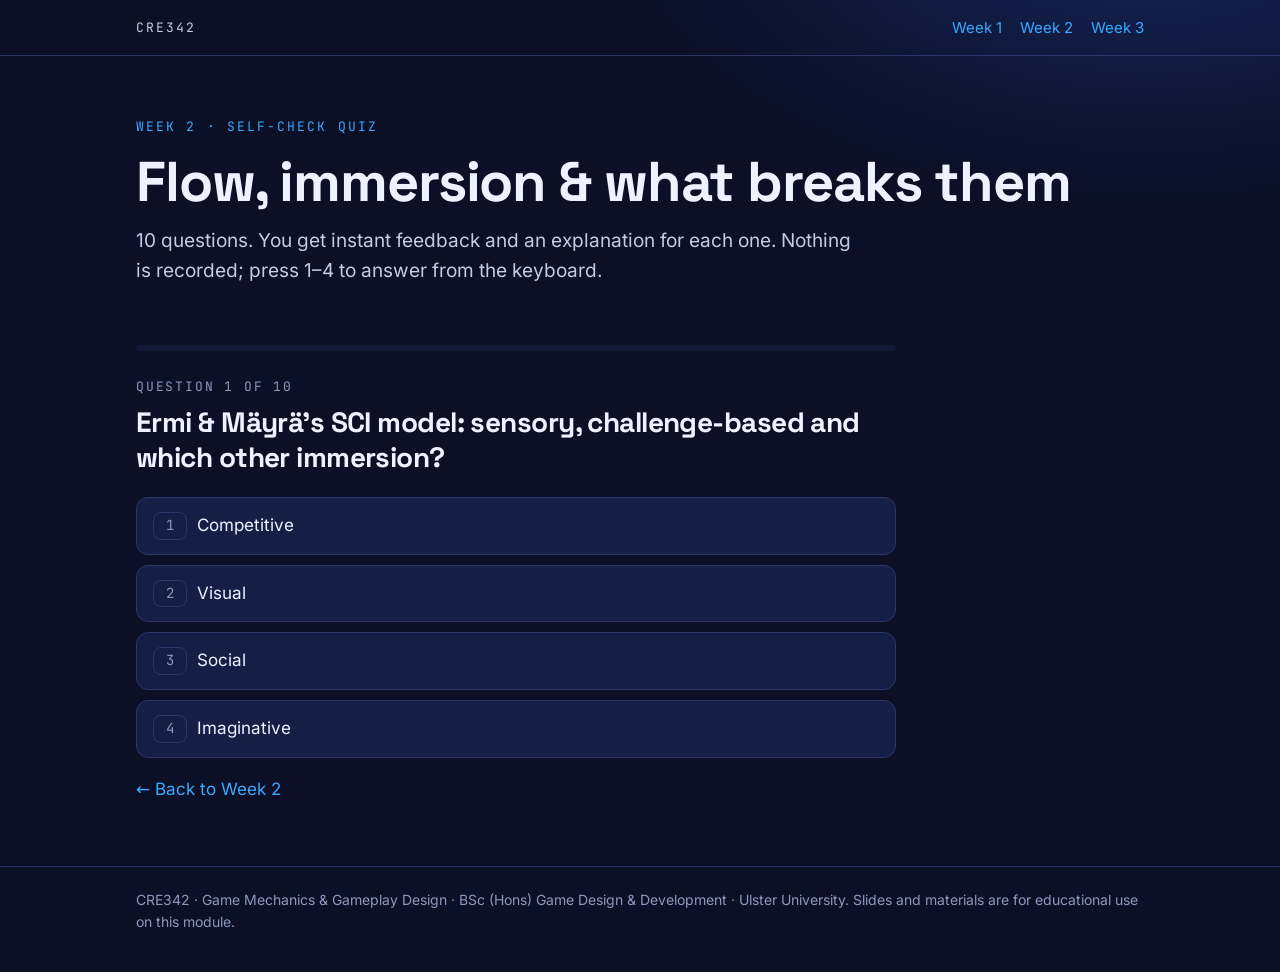
<file: week-02/quiz.html>
<!doctype html>
<html lang="en-GB">
<head>
<meta charset="utf-8">
<meta name="viewport" content="width=device-width, initial-scale=1">
<title>CRE342 Week 2 quiz</title>
<link rel="stylesheet" href="../assets/site.css">
</head>
<body>
<header class="site"><div class="wrap">
  <a class="brand" href="../index.html">CRE342</a>
  <nav><a href="../week-01/index.html">Week 1</a><a href="../week-02/index.html">Week 2</a><a href="../week-03/index.html">Week 3</a></nav>
</div></header>
<main class="wrap">

<section class="hero">
  <span class="kicker">Week 2 · self-check quiz</span>
  <h1>Flow, immersion &amp; what breaks them</h1>
  <p class="lead">10 questions. You get instant feedback and an explanation for each one. Nothing is recorded; press 1–4 to answer from the keyboard.</p>
</section>
<section class="quiz" id="quiz" aria-live="polite"></section>
<p class="mt"><a href="index.html">← Back to Week 2</a></p>
<script>window.QUIZ = {"week": 2, "title": "Flow, immersion & what breaks them", "questions": [{"q": "In the MDA framework, what does 'aesthetics' mean?", "a": ["The player's emotional response", "The game's art style", "The rules written in code", "What emerges when players act"], "correct": 0, "why": "Mechanics are the rules, dynamics are the run-time behaviour, aesthetics are what the player feels."}, {"q": "Schell's elemental tetrad has mechanics, aesthetics, story and…", "a": ["Dynamics", "Technology", "Immersion", "Agency"], "correct": 1, "why": "Schell (2008): mechanics, story, aesthetics and technology, with technology the least visible to players."}, {"q": "In flow theory, what happens when challenge outruns skill?", "a": ["Anxiety", "Boredom", "Presence", "Flow"], "correct": 0, "why": "Above the channel is anxiety; below it, where skill outruns challenge, is boredom."}, {"q": "How does a distractor push a player out of the flow channel?", "a": ["It lowers their effective skill", "It shortens the round", "It makes the task itself harder", "It removes the player's goal"], "correct": 0, "why": "The task stays the same, but attention is taken away, so the same challenge now sits above the skill available."}, {"q": "Ermi & Mäyrä's SCI model: sensory, challenge-based and which other immersion?", "a": ["Social", "Competitive", "Visual", "Imaginative"], "correct": 3, "why": "Sensory (sight and sound), challenge-based (skill against task) and imaginative (story, characters, world)."}, {"q": "In Brown & Cairns' model, which is the deepest stage of immersion?", "a": ["Engagement", "Total immersion", "Engrossment", "Flow"], "correct": 1, "why": "Engagement, then engrossment, then total immersion (presence), each behind a barrier."}, {"q": "Which kind of distractor is predicted to be hardest to filter out?", "a": ["An extra object in the play (clutter)", "Loud but outside the play (noise)", "Meaningful and inside the play (sabotage)", "A pause to answer a question"], "correct": 2, "why": "A wrong name uses the same channel as the task, so it can't be tuned out like a knock on the table."}, {"q": "Why can experts 'choke' when watched (Beilock & Carr, 2001)?", "a": ["The task becomes harder", "They have less skill than they think", "They get tired more quickly", "They focus on moves they usually do automatically"], "correct": 3, "why": "Pressure pulls attention onto well-learned movements and disrupts them."}, {"q": "On the measure card, a time distortion below 1 means the round…", "a": ["Felt longer than it really was", "Had fewer players", "Felt shorter than it really was", "Ended early"], "correct": 2, "why": "Estimate ÷ actual below 1 means time flew, a classic marker of flow."}, {"q": "Why do even-numbered groups play Round C before Round B?", "a": ["To add extra distractors", "To rule out fatigue as an explanation", "To save time in the session", "To give the hecklers a rest"], "correct": 1, "why": "Counterbalancing: if C scores drop in both orders, the distractors did it, not tiredness."}]};</script>
<script src="../assets/quiz.js"></script>
</main>
<footer class="site"><div class="wrap">CRE342 · Game Mechanics & Gameplay Design · BSc (Hons) Game Design &amp; Development · Ulster University.
Slides and materials are for educational use on this module.</div></footer>
</body>
</html>
</file>
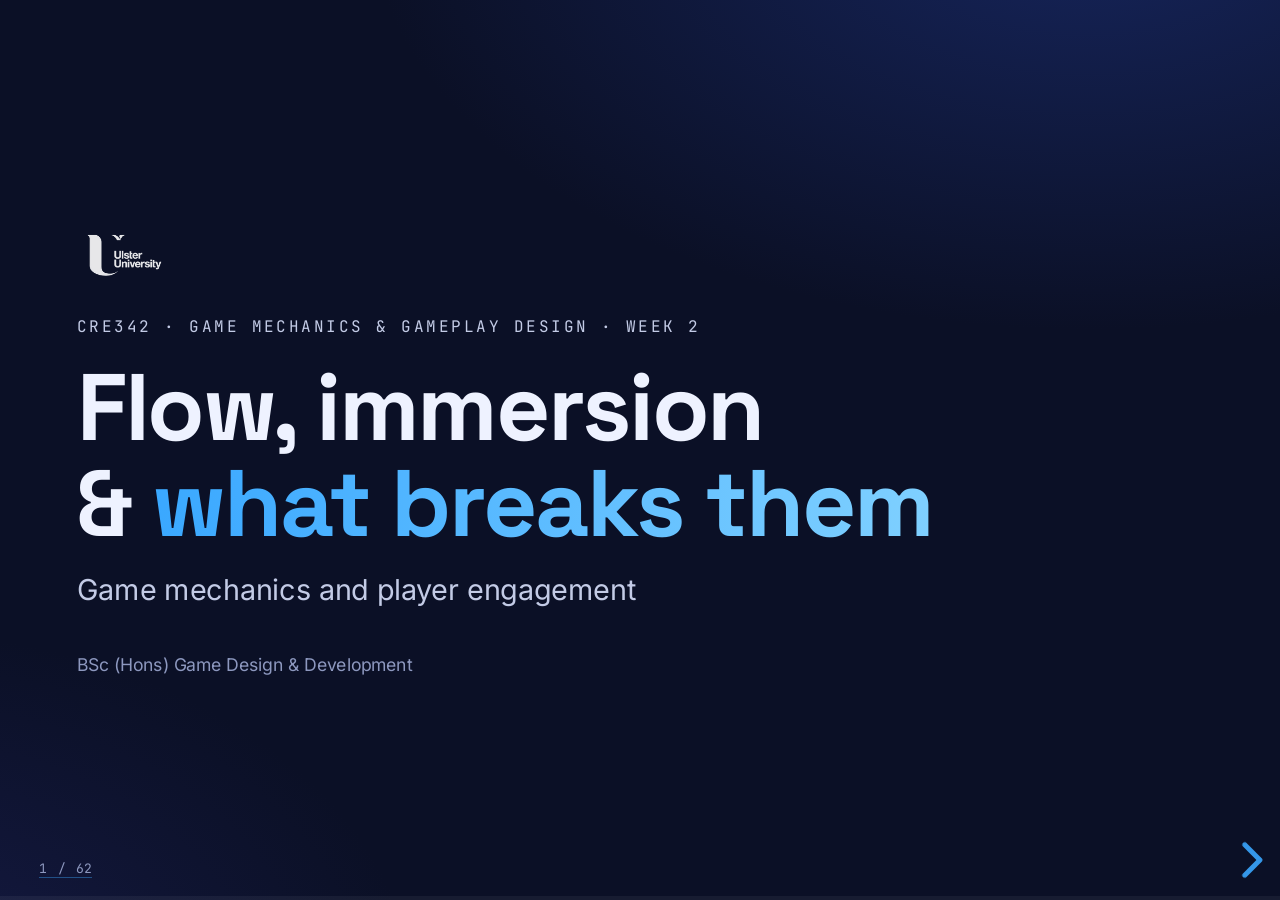
<file: week-02/slides.html>
<!doctype html>
<html lang="en-GB">
<head>
<meta charset="utf-8">
<meta name="viewport" content="width=device-width, initial-scale=1">
<title>CRE342 Week 2: Flow and Immersion</title>
<link rel="stylesheet" href="../lib/reset.css">
<link rel="stylesheet" href="../lib/reveal.css">
<link rel="stylesheet" href="../lib/cre342.css">
<style>
  /* Slide-specific styles for this week */
  .bartle-q { fill: var(--panel); stroke: var(--line); stroke-width: 1.5; }
  .ax { stroke: var(--muted); stroke-width: 2; fill: none; }
  .ax-label { fill: var(--muted); font-family: var(--mono) !important; font-size: 17px; letter-spacing: .12em; text-transform: uppercase; }
  .said-did { display: grid; grid-template-columns: repeat(3, 1fr); gap: 24px; }
  .said-did .card .big { font-size: 40px; }
  .mda { display: grid; grid-template-columns: 1fr 60px 1fr 60px 1fr; align-items: stretch; }
  .mda .card { text-align: left; }
  .mda .letter { font-family: var(--display); font-size: 120px; font-weight: 700; line-height: .9; color: var(--blue); display: block; margin-bottom: 12px; }
  .mda .arrow { display: flex; align-items: center; justify-content: center; color: var(--muted); font-size: 40px; }
  .dir { display: grid; grid-template-columns: 170px 1fr; gap: 14px 22px; align-items: center; margin-top: 34px; }
  .dir .who { font-family: var(--mono); font-size: 18px; letter-spacing: .12em; text-transform: uppercase; }
  .dir .bar { height: 46px; border-radius: 10px; display: flex; align-items: center; padding: 0 22px; font-size: 22px; }
  .dir .bar.designer { background: linear-gradient(90deg, var(--blue-deep), rgba(58,168,255,.15)); }
  .dir .bar.player { background: linear-gradient(270deg, #b54848, rgba(255,107,107,.12)); justify-content: flex-end; }
  .game-row { display: grid; grid-template-columns: 150px 1fr 1fr 1fr; gap: 22px; align-items: center; margin-bottom: 18px; }
  .game-row .cover { height: 150px; border-radius: 12px; overflow: hidden; border: 1px solid var(--line); background: var(--panel); }
  .game-row .cover img { width: 100%; height: 100%; object-fit: cover; margin: 0; display: block; }
  .game-row .cell { background: var(--panel); border: 1px solid var(--line); border-radius: 14px; padding: 18px 22px; font-size: 24px; color: var(--ink-2); height: 150px; box-sizing: border-box; display: flex; flex-direction: column; justify-content: center; }
  .game-row .cell b { display: block; font-family: var(--display); font-size: 28px; color: var(--ink); margin-bottom: 6px; font-weight: 600; }
  .game-head { display: grid; grid-template-columns: 150px 1fr 1fr 1fr; gap: 22px; margin-bottom: 12px; }
  .game-head span { font-family: var(--mono); font-size: 17px; letter-spacing: .14em; color: var(--muted); text-transform: uppercase; padding-left: 4px; }
  .cond { display: grid; grid-template-columns: repeat(4, 1fr); gap: 20px; }
  .cond .card { padding: 22px 24px; }
  .cond .card h4 { font-size: 26px; }
  .cond .card p { font-size: 21px; margin: 0; }
  .reveal .card-break td:first-child { white-space: nowrap; }
  .cond .card .watch { display: block; font-size: 18px; color: var(--gold); margin-top: 10px; font-family: var(--mono); }
  .stages { display: grid; grid-template-columns: 1fr 70px 1fr 70px 1fr; align-items: stretch; }
  .stages .gate { display: flex; flex-direction: column; align-items: center; justify-content: center; }
  .stages .gate .bar { width: 10px; height: 150px; border-radius: 5px; background: repeating-linear-gradient(180deg, var(--coral) 0 14px, transparent 14px 24px); }
  .stages .card .big { font-size: 36px; }
  .barrier { font-size: 21px !important; color: var(--coral) !important; margin-top: 12px; }
  .quad { display: grid; grid-template-columns: 60px 1fr 1fr; grid-template-rows: 1fr 1fr 50px; gap: 16px; height: 600px; }
  .quad .card { padding: 22px 26px; }
  .quad .card h3 { font-size: 32px; margin-bottom: 8px; }
  .quad .card p { font-size: 22px; margin: 0 0 6px; }
  .quad .ylab { writing-mode: vertical-rl; transform: rotate(180deg); display: flex; align-items: center; justify-content: center; font-family: var(--mono); font-size: 16px; letter-spacing: .14em; text-transform: uppercase; color: var(--muted); }
  .quad .xlab { display: flex; align-items: center; justify-content: center; font-family: var(--mono); font-size: 16px; letter-spacing: .14em; text-transform: uppercase; color: var(--muted); }
  .levers { display: grid; grid-template-columns: repeat(5, 1fr); gap: 18px; }
  .levers .card { padding: 22px; }
  .levers .card h4 { font-size: 24px; }
  .levers .card p { font-size: 20px; }
  .timeline-legend { display: flex; gap: 26px; font-size: 20px; color: var(--ink-2); margin-top: 14px; }
  .timeline-legend span::before { content: ""; display: inline-block; width: 14px; height: 14px; border-radius: 3px; margin-right: 8px; vertical-align: -1px; background: currentColor; }
  .order { display: grid; grid-template-columns: 190px repeat(4, 1fr); gap: 14px; align-items: center; margin-bottom: 18px; }
  .order .lab { font-family: var(--mono); font-size: 18px; letter-spacing: .12em; text-transform: uppercase; color: var(--muted); }
  .order .blk { border-radius: 12px; padding: 16px 20px; border: 1px solid var(--line); background: var(--panel); font-size: 22px; }
  .order .blk b { display: block; font-family: var(--display); font-size: 26px; }
  .order .blk.c { border-color: var(--coral); background: var(--coral-soft); }
  .measure td:nth-child(2) { color: var(--ink) !important; }
  .formula { font-family: var(--mono); font-size: 25px; color: var(--ink); background: #070b1c; border: 1px solid var(--line); border-radius: 12px; padding: 16px 20px; margin-bottom: 14px; }
  .formula .lab { display: block; font-family: var(--body); font-size: 18px; color: var(--muted); margin-bottom: 4px; letter-spacing: 0; }
  .busker-wrap { position: relative; }
  .busker-wrap img { width: 100%; border-radius: 16px; border: 1px solid var(--line); display: block; margin: 0; }
  .key-list { list-style: none; padding: 0 !important; margin: 0; }
  .key-list li { display: grid; grid-template-columns: 38px 1fr; gap: 12px; font-size: 22px; margin-bottom: 11px; color: var(--ink-2); }
  .key-list .k { width: 32px; height: 32px; border-radius: 50%; background: var(--gold); color: #1a1400; font-weight: 700; font-size: 18px; display: flex; align-items: center; justify-content: center; }
  .refs p { font-size: 17px; line-height: 1.35; margin-bottom: 9px; color: var(--ink-2); padding-left: 1.4em; text-indent: -1.4em; }
  .bars-note { font-size: 19px; color: var(--muted); }
  .chart text { font-family: var(--body); }
  .chart .tick { fill: var(--muted); font-size: 17px; font-family: var(--mono) !important; }
  .chart .grid { stroke: rgba(141,152,191,.18); stroke-width: 1; }
  .chart .val { fill: var(--ink); font-size: 22px; font-weight: 600; }
  .chart .cat { fill: var(--ink-2); font-size: 20px; }
  .chart rect.bar:hover { opacity: .8; }
  .exit-ticket { font-family: var(--display); font-size: 60px; line-height: 1.15; letter-spacing: -.02em; }
  .exit-ticket .blank { color: var(--gold); border-bottom: 4px dashed var(--gold); padding: 0 10px; }
</style>
</head>
<body>
<div class="deck-chrome" id="chrome"><span class="l">CRE342 · Week 2</span><span class="r" id="chrome-section"></span></div>
<div class="reveal">
<div class="slides">

<!-- ========================================================= TITLE -->
<section class="title-slide center-v" data-chrome="off">
  <img src="img/ulster-logo-white.png" alt="Ulster University" style="width:120px;margin:0 0 40px;opacity:.9">
  <span class="course">CRE342 · Game Mechanics &amp; Gameplay Design · Week 2</span>
  <h1>Flow, immersion<br>&amp; <span class="hl">what breaks them</span></h1>
  <p class="lead">Game mechanics and player engagement</p>
  <p class="small mt-m">BSc (Hons) Game Design &amp; Development</p>
</section>

<!-- ========================================================= HOOK -->
<section class="center-v" data-section="Warm-up">
  <span class="prompt-badge"><span class="dot"></span>Think · 30 seconds</span>
  <h2 style="font-size:84px;max-width:1300px">When did a game last steal an hour from you?</h2>
  <p class="lead fragment rise">…and what pulled you back out?</p>
  <div class="mt-m fragment rise"><span class="timer" data-seconds="30">0:30</span> <span class="small" style="margin-left:14px">click to start · tell the person next to you</span></div>
</section>

<!-- ========================================================= OUTCOMES -->
<section data-section="Today">
  <span class="kicker">Today</span>
  <h2>By the end of today you can…</h2>
  <div class="grid-2 mt-m" style="gap:24px">
    <div class="card blue fragment rise"><span class="num">01</span><h3>Explain flow</h3><p>using the challenge–skill channel, and name at least four of its conditions.</p></div>
    <div class="card mint fragment rise"><span class="num">02</span><h3>Distinguish immersion</h3><p>sensory, challenge-based and imaginative, and the barriers that block each.</p></div>
    <div class="card coral fragment rise"><span class="num">03</span><h3>Classify distractors</h3><p>and predict which ones break flow for which player type and genre.</p></div>
    <div class="card gold fragment rise"><span class="num">04</span><h3>Design a simple test</h3><p>with a baseline, a manipulation and a self-report measure.</p></div>
  </div>
</section>

<section data-section="Today">
  <span class="kicker">The route</span>
  <h2>Six stops</h2>
  <div class="grid-3 mt-s" style="gap:22px">
    <div class="card"><span class="tag">01</span><h4>Last week, revisited</h4><p>Player types, SDT, motivation</p></div>
    <div class="card"><span class="tag">02</span><h4>Mechanics → experience</h4><p>MDA, Schell's tetrad, core loops</p></div>
    <div class="card blue"><span class="tag">03</span><h4>Flow &amp; immersion</h4><p>The channel, presence, agency, and how they differ</p></div>
    <div class="card coral"><span class="tag">04</span><h4>Breaking &amp; protecting it</h4><p>Distractors, difficulty, skill matching</p></div>
    <div class="card gold"><span class="tag">05</span><h4>Juggle Circle, explained</h4><p>Rules, rounds, and how to measure it</p></div>
    <div class="card gold"><span class="tag">06</span><h4>Juggle Circle, played</h4><p>We run it, record it and analyse it together</p></div>
  </div>
</section>

<!-- ========================================================= 01 RECAP -->
<section class="divider" data-chrome="off">
  <div class="sec-num">01</div>
  <h2>Last week,<br>revisited</h2>
  <p class="lead">Who plays, and why. We need it again today.</p>
</section>

<section data-section="01 · Last week">
  <span class="kicker">The Player Type Game</span>
  <h2>You gave us three answers each</h2>
  <div class="said-did">
    <div class="card blue fragment rise"><span class="tag">Said</span><span class="big">Self-report</span><p>The box you ticked before play: Finish, Find, Friends or Fight.</p></div>
    <div class="card gold fragment rise"><span class="tag">Did</span><span class="big">Behaviour</span><p>Your biggest column: Tasks, Finds, Trades or Duels.</p></div>
    <div class="card mint fragment rise"><span class="tag">Wanted</span><span class="big">Enjoyment</span><p>The rule you liked most, whatever it scored.</p></div>
  </div>
  <p class="lead mt-l fragment rise">For most of you they <span class="hl-coral">didn't agree</span>. What you do depends on the rules you're given, the people in the room and the prize, as well as on who you are.</p>
</section>

<section data-section="01 · Last week">
  <div class="split-wide">
    <div>
      <span class="kicker">Bartle (1996)</span>
      <h2>Four types, two axes</h2>
      <p class="ink2">Each Week 1 rule was built for one corner.</p>
      <p class="ink2">The types need each other: Killers need people to fight, Socialisers need people to talk to.</p>
      <p class="mt-m"><span class="chip">useful vocabulary</span><span class="chip coral">poor measuring instrument</span></p>
    </div>
    <svg class="fig" viewBox="0 0 820 640" role="img" aria-label="Bartle's player types on two axes: acting versus interacting, players versus world">
      <rect class="bartle-q" x="70" y="30" width="360" height="270" rx="16"/>
      <rect class="bartle-q" x="440" y="30" width="360" height="270" rx="16"/>
      <rect class="bartle-q" x="70" y="310" width="360" height="270" rx="16"/>
      <rect class="bartle-q" x="440" y="310" width="360" height="270" rx="16"/>
      <text x="100" y="110" fill="#ff6b6b" font-size="44" font-weight="700" style="font-family:var(--display)">Killers</text>
      <text x="100" y="152" fill="#c3cbe6" font-size="23">act on players</text>
      <text x="100" y="262" fill="#8d98bf" font-size="20" style="font-family:var(--mono)">WEEK 1 · DUELS</text>
      <text x="470" y="110" fill="#ffc53d" font-size="44" font-weight="700" style="font-family:var(--display)">Achievers</text>
      <text x="470" y="152" fill="#c3cbe6" font-size="23">act on the world</text>
      <text x="470" y="262" fill="#8d98bf" font-size="20" style="font-family:var(--mono)">WEEK 1 · TASKS</text>
      <text x="100" y="390" fill="#4fd1a5" font-size="44" font-weight="700" style="font-family:var(--display)">Socialisers</text>
      <text x="100" y="432" fill="#c3cbe6" font-size="23">interact with players</text>
      <text x="100" y="542" fill="#8d98bf" font-size="20" style="font-family:var(--mono)">WEEK 1 · TRADES</text>
      <text x="470" y="390" fill="#3aa8ff" font-size="44" font-weight="700" style="font-family:var(--display)">Explorers</text>
      <text x="470" y="432" fill="#c3cbe6" font-size="23">interact with the world</text>
      <text x="470" y="542" fill="#8d98bf" font-size="20" style="font-family:var(--mono)">WEEK 1 · FINDS</text>
      <text class="ax-label" x="30" y="165" transform="rotate(-90 30 165)" text-anchor="middle">Acting</text>
      <text class="ax-label" x="30" y="445" transform="rotate(-90 30 445)" text-anchor="middle">Interacting</text>
      <text class="ax-label" x="250" y="620" text-anchor="middle">Players</text>
      <text class="ax-label" x="620" y="620" text-anchor="middle">World</text>
    </svg>
  </div>
</section>

<section data-section="01 · Last week">
  <span class="kicker">From boxes to dimensions</span>
  <h2>The Hexad: six motivations</h2>
  <table class="t">
    <thead><tr><th>Hexad type</th><th>Driven by</th><th>SDT need / motivation</th><th>Bartle nearest</th></tr></thead>
    <tbody>
      <tr class="fragment rise"><td>Achiever</td><td>Mastery, getting better</td><td><span class="chip blue">competence</span></td><td>Achiever</td></tr>
      <tr class="fragment rise"><td>Player</td><td>Rewards, points, prizes</td><td><span class="chip gold">extrinsic</span></td><td>Achiever</td></tr>
      <tr class="fragment rise"><td>Free Spirit</td><td>Freedom to explore and create</td><td><span class="chip blue">autonomy</span></td><td>Explorer</td></tr>
      <tr class="fragment rise"><td>Socialiser</td><td>Connection with others</td><td><span class="chip blue">relatedness</span></td><td>Socialiser</td></tr>
      <tr class="fragment rise"><td>Disruptor</td><td>Change, testing the limits</td><td><span class="chip coral">autonomy, often against others</span></td><td>Killer</td></tr>
      <tr class="fragment rise"><td>Philanthropist</td><td>Purpose, helping others</td><td><span class="chip mint">purpose</span></td><td>Socialiser</td></tr>
    </tbody>
  </table>
  <p class="small mt-s">Marczewski (2015); Tondello et al. (2016). Scored on six scales, so everyone has a profile, not a single box. <strong>Find your type:</strong> <a href="https://hexad.gamified.uk/test/" target="_blank">hexad.gamified.uk/test</a> (12 questions).</p>
</section>

<section data-section="01 · Last week">
  <span class="kicker">Self-Determination Theory · Deci &amp; Ryan</span>
  <h2>Why a rule feels good</h2>
  <div class="grid-3">
    <div class="card blue"><span class="tag">Autonomy</span><span class="big">Choice</span><p>Finds: go where you like, in any order.</p></div>
    <div class="card gold"><span class="tag">Competence</span><span class="big">Mastery</span><p>Tasks and Duels: prove you can do it.</p></div>
    <div class="card mint"><span class="tag">Relatedness</span><span class="big">Connection</span><p>Trades: every point needs another person.</p></div>
  </div>
  <div class="card mt-m fragment rise" style="display:grid;grid-template-columns:auto 1fr;gap:28px;align-items:center">
    <span class="big hl-gold" style="margin:0">Hold on to this</span>
    <p class="ink2" style="font-size:26px">Did the prizes change what you did? Rewards can <strong>crowd out</strong> intrinsic motivation (the overjustification effect). Today's practical ends with a <strong>free-choice minute</strong>: who keeps playing when nobody asks them to?</p>
  </div>
</section>

<section data-section="01 · Last week">
  <span class="kicker">Theories of engagement</span>
  <h2>Three lenses, one player</h2>
  <div class="grid-3">
    <div class="card"><span class="tag">Last week</span><h3>Player types</h3><p><strong>Who</strong> is playing and what they're after.</p></div>
    <div class="card"><span class="tag">Last week</span><h3>SDT</h3><p><strong>Why</strong> it's motivating: autonomy, competence, relatedness.</p></div>
    <div class="card blue"><span class="tag">This week</span><h3>Flow</h3><p><strong>What it feels like</strong> when it's working, moment to moment.</p></div>
  </div>
  <p class="lead mt-l">Today's question: <span class="hl">does who you are change what breaks your flow?</span></p>
</section>

<!-- ========================================================= 02 MDA -->
<section class="divider" data-chrome="off">
  <div class="sec-num">02</div>
  <h2>From mechanics<br>to experience</h2>
  <p class="lead">Designers build rules. Players feel something.</p>
</section>

<section data-section="02 · Mechanics → experience">
  <span class="kicker">Hunicke, LeBlanc &amp; Zubek (2004)</span>
  <h2>MDA</h2>
  <div class="mda">
    <div class="card"><span class="letter">M</span><h3>Mechanics</h3><p>Rules, systems and constraints, written in code.</p></div>
    <div class="arrow">→</div>
    <div class="card"><span class="letter">D</span><h3>Dynamics</h3><p>What emerges when players act on those rules, live, at run time.</p></div>
    <div class="arrow">→</div>
    <div class="card"><span class="letter">A</span><h3>Aesthetics</h3><p>The emotional response: tension, delight, fear, flow.</p></div>
  </div>
  <div class="dir">
    <span class="who hl fragment rise" data-fragment-index="1">Designer</span><div class="bar designer fragment rise" data-fragment-index="1">starts here: builds M, hopes for A →</div>
    <span class="who hl-coral fragment rise" data-fragment-index="2">Player</span><div class="bar player fragment rise" data-fragment-index="2">← meets A first, may never see M</div>
  </div>
</section>

<section data-section="02 · Mechanics → experience">
  <div class="split" style="grid-template-columns:1fr 1fr">
    <div>
      <span class="kicker">Jesse Schell (2008) · the elemental tetrad</span>
      <h2>MDA + S: add Story</h2>
      <p class="ink2">MDA has no place for story. Schell's tetrad puts <strong class="hl-violet">Story</strong> and <strong>Technology</strong> alongside Mechanics and Aesthetics, as four elements that support each other.</p>
      <div class="card violet mt-m fragment rise"><span class="tag">Watch the word "aesthetics"</span><p>For Schell it means <strong>how the game looks, sounds and feels</strong> (the sensory surface). For MDA it means <strong>the player's emotional response</strong>.</p></div>
      <p class="small mt-m fragment rise">Juggle Circle has almost no story. That makes it a clean test of flow: nothing imaginative gets in the way.</p>
    </div>
    <svg class="fig" viewBox="0 0 640 600" role="img" aria-label="Schell's elemental tetrad: aesthetics at the top, mechanics and story in the middle, technology at the bottom, with a visibility gradient from more visible to less visible">
      <g stroke="#2a3768" stroke-width="2">
        <line x1="320" y1="95" x2="140" y2="300"/><line x1="320" y1="95" x2="500" y2="300"/><line x1="140" y1="300" x2="500" y2="300"/>
        <line x1="140" y1="300" x2="320" y2="505"/><line x1="500" y1="300" x2="320" y2="505"/><line x1="320" y1="95" x2="320" y2="505"/>
      </g>
      <g text-anchor="middle" style="font-family:var(--display)" font-weight="700" font-size="30">
        <rect x="215" y="55" width="210" height="80" rx="16" fill="#151f45" stroke="#ff6b6b" stroke-width="2"/><text x="320" y="106" fill="#ff6b6b">Aesthetics</text>
        <rect x="35" y="260" width="210" height="80" rx="16" fill="#151f45" stroke="#3aa8ff" stroke-width="2"/><text x="140" y="311" fill="#3aa8ff">Mechanics</text>
        <rect x="395" y="260" width="210" height="80" rx="16" fill="rgba(165,139,255,.18)" stroke="#a58bff" stroke-width="3"/><text x="500" y="311" fill="#a58bff">Story</text>
        <rect x="215" y="465" width="210" height="80" rx="16" fill="#151f45" stroke="#8d98bf" stroke-width="2"/><text x="320" y="516" fill="#c3cbe6">Technology</text>
      </g>
      <g style="font-family:var(--mono)" font-size="16" fill="#8d98bf" letter-spacing="2">
        <text x="620" y="70" text-anchor="end">MORE VISIBLE</text>
        <text x="620" y="560" text-anchor="end">LESS VISIBLE</text>
        <line x1="600" y1="85" x2="600" y2="535" stroke="#56608a" stroke-width="2" stroke-dasharray="4 6"/>
      </g>
    </svg>
  </div>
</section>

<section data-section="02 · Mechanics → experience">
  <div class="split">
    <div>
      <span class="kicker">A mechanic is a rule in code</span>
      <h2>One button, three layers</h2>
<pre class="code"><span class="c">// Mechanic: detect the shoot action</span>
<span class="k">IF</span> <span class="v">buttonPress</span> == <span class="s">"shoot"</span> <span class="k">AND</span> <span class="v">ammoCount</span> &gt; <span class="n">0</span>
    <span class="k">THEN</span>
        <span class="v">isShooting</span> = <span class="n">TRUE</span>
        <span class="v">ammoCount</span> = <span class="v">ammoCount</span> - <span class="n">1</span>
<span class="k">ENDIF</span></pre>
    </div>
    <div class="stack">
      <div class="card blue fragment rise"><span class="tag">Mechanic</span><p><strong>Limited ammo</strong>, and a counter that goes down.</p></div>
      <div class="card fragment rise"><span class="tag">Dynamic</span><p>Players <strong>hold fire</strong>, count shots and scavenge between fights.</p></div>
      <div class="card coral fragment rise"><span class="tag">Aesthetic</span><p><strong>Tension</strong>: every miss costs something.</p></div>
    </div>
  </div>
</section>

<section data-section="02 · Mechanics → experience">
  <span class="kicker">MDA in practice</span>
  <h2>Same framework, three feelings</h2>
  <div class="game-head"><span></span><span>Mechanic</span><span>Dynamic</span><span>Aesthetic</span></div>
  <div class="game-row fragment rise">
    <div class="cover"><img src="img/dark-souls.jpg" alt="Dark Souls cover"></div>
    <div class="cell"><b>Stamina, hitboxes</b>Every swing and roll costs stamina.</div>
    <div class="cell"><b>Cautious combat</b>Read, wait, punish.</div>
    <div class="cell"><b>Fear, then triumph</b>Tension and relief.</div>
  </div>
  <div class="game-row fragment rise">
    <div class="cover" style="background:#e9eefc"><img src="img/mario-kart.png" alt="Mario Kart" style="object-fit:contain"></div>
    <div class="cell"><b>Items, rubber-banding</b>Better items the further back you are.</div>
    <div class="cell"><b>Chaotic racing</b>Leads never feel safe.</div>
    <div class="cell"><b>Fun, frustration, laughter</b>Everyone stays in it.</div>
  </div>
  <div class="game-row fragment rise">
    <div class="cover"><img src="img/last-of-us.jpg" alt="The Last of Us cover"></div>
    <div class="cell"><b>Stealth, scarce ammo</b>Crafting from scraps.</div>
    <div class="cell"><b>Tense survival play</b>Avoid fights you can't afford.</div>
    <div class="cell"><b>Emotional connection</b>Protecting someone.</div>
  </div>
</section>

<section data-section="02 · Mechanics → experience">
  <span class="kicker">Families of mechanics</span>
  <h2>Most games blend these</h2>
  <div class="grid-5">
    <div class="card"><span class="tag">01</span><h4>Physics</h4><p>Simulated laws, from realistic to fantastical.</p><p class="small">FIFA, Skyrim</p></div>
    <div class="card"><span class="tag">02</span><h4>Economy</h4><p>Resources, trade and use; meaningful choices.</p><p class="small">Civilization, Minecraft</p></div>
    <div class="card"><span class="tag">03</span><h4>Progression</h4><p>Milestones that unlock content and abilities.</p><p class="small">Pokémon, WoW</p></div>
    <div class="card"><span class="tag">04</span><h4>Tactical</h4><p>Planning, trade-offs, careful decisions.</p><p class="small">XCOM, Fire Emblem</p></div>
    <div class="card"><span class="tag">05</span><h4>Social</h4><p>Co-op, competition, communication.</p><p class="small">Fortnite, Among Us</p></div>
  </div>
  <div class="grid-2 mt-l">
    <div class="card blue fragment rise"><span class="tag">Core mechanic</span><p>The thing you do over and over, like <strong>jumping in Mario</strong>. It keeps players coming back.</p></div>
    <div class="card fragment rise"><span class="tag">Secondary mechanics</span><p>Dialogue, trading, crafting. They add depth but <strong>can't rescue a weak core</strong>.</p></div>
  </div>
</section>

<section data-section="02 · Mechanics → experience">
  <span class="kicker">Designing mechanics</span>
  <h2>Intuitive <span class="muted">and</span> engaging</h2>
  <div class="grid-2">
    <div class="card blue">
      <span class="tag">Intuitive: easy to get into</span>
      <ul>
        <li><strong>Easy to understand</strong>: grasp it without a manual</li>
        <li><strong>Consistent</strong>: it works the same way every time</li>
        <li><strong>Feedback</strong>: every action answers back, instantly</li>
        <li><strong>Well paced</strong>: taught through play, a bit at a time</li>
      </ul>
    </div>
    <div class="card gold">
      <span class="tag">Engaging: worth staying for</span>
      <ul>
        <li><strong>Challenging</strong>: there's always a next level of skill</li>
        <li><strong>Depth</strong>: still interesting after hours</li>
        <li><strong>Variety</strong>: new twists keep it fresh</li>
        <li><strong>Rewarding</strong>: effort is recognised</li>
      </ul>
    </div>
  </div>
  <p class="lead mt-m fragment rise">Juggle Circle takes <strong>under two minutes to learn</strong> and has <strong>no obvious ceiling</strong>.</p>
</section>

<!-- ========================================================= 03 FLOW -->
<section class="divider" data-chrome="off">
  <div class="sec-num">03</div>
  <h2>Flow &amp;<br>immersion</h2>
  <p class="lead">The feeling we're designing for, and how to tell when it's there.</p>
</section>

<section class="center-v" data-section="03 · Flow">
  <span class="kicker">Mihaly Csikszentmihalyi (1990)</span>
  <p class="quote">“The state in which people are so involved in an activity that <span class="hl">nothing else seems to matter</span>.”<span class="src">Csikszentmihalyi, M. (1990) Flow: The Psychology of Optimal Experience, p. 4</span></p>
</section>

<section data-section="03 · Flow">
  <div class="split" style="grid-template-columns:.9fr 1.1fr">
    <div>
      <span class="kicker gold">Running example · you'll play it later</span>
      <h2>Juggle Circle</h2>
      <ol class="ink2" style="font-size:28px">
        <li>Everyone <strong>stands</strong> in a circle.</li>
        <li><strong>Say the receiver's name, then throw.</strong></li>
        <li>Once you've thrown, <strong>sit down</strong>, so everyone can see who is still to receive.</li>
        <li>The last player throws back to the first. That order is now fixed and repeats.</li>
      </ol>
      <div class="card gold mt-m fragment rise"><span class="tag">Then the ramp</span><p>More objects in the air. One <strong class="hl">odd one out</strong> goes round the order backwards. Drop it or throw badly and you <strong class="hl-coral">sit down</strong>.</p></div>
    </div>
    <svg class="fig" viewBox="0 0 700 620" role="img" aria-label="Animation: players in a circle say a name, throw the ball in a fixed order and sit down after throwing, until everyone has received">
<circle cx="350" cy="300" r="220" fill="none" stroke="#2a3768" stroke-width="2" stroke-dasharray="4 8"/>
<polyline points="350.0,80.0 505.6,455.6 194.4,144.4 570.0,300.0 194.4,455.6 505.6,144.4 350.0,520.0 130.0,300.0 350.0,80.0" fill="none" stroke="#3aa8ff" stroke-opacity=".18" stroke-width="2"/>
<g>
<circle cx="350.0" cy="80.0" r="31" fill="#151f45" stroke="#eef2ff" stroke-width="2.5"><animate attributeName="r" values="31;23" keyTimes="0;0.0169" dur="11.799999999999999s" calcMode="discrete" repeatCount="indefinite"/><animate attributeName="stroke" values="#eef2ff;#56608a" keyTimes="0;0.0169" dur="11.799999999999999s" calcMode="discrete" repeatCount="indefinite"/><animate attributeName="fill" values="#1b2753;#0f1530" keyTimes="0;0.0169" dur="11.799999999999999s" calcMode="discrete" repeatCount="indefinite"/></circle>
<text x="350.0" y="88.0" text-anchor="middle" font-size="22" font-weight="600" fill="#eef2ff" style="font-family:var(--mono)">P3<animate attributeName="fill" values="#eef2ff;#56608a" keyTimes="0;0.0169" dur="11.799999999999999s" calcMode="discrete" repeatCount="indefinite"/></text>
</g>
<g>
<circle cx="505.6" cy="144.4" r="31" fill="#151f45" stroke="#eef2ff" stroke-width="2.5"><animate attributeName="r" values="31;23" keyTimes="0;0.5042" dur="11.799999999999999s" calcMode="discrete" repeatCount="indefinite"/><animate attributeName="stroke" values="#eef2ff;#56608a" keyTimes="0;0.5042" dur="11.799999999999999s" calcMode="discrete" repeatCount="indefinite"/><animate attributeName="fill" values="#1b2753;#0f1530" keyTimes="0;0.5042" dur="11.799999999999999s" calcMode="discrete" repeatCount="indefinite"/></circle>
<text x="505.6" y="152.4" text-anchor="middle" font-size="22" font-weight="600" fill="#eef2ff" style="font-family:var(--mono)">P2<animate attributeName="fill" values="#eef2ff;#56608a" keyTimes="0;0.5042" dur="11.799999999999999s" calcMode="discrete" repeatCount="indefinite"/></text>
</g>
<g>
<circle cx="570.0" cy="300.0" r="31" fill="#151f45" stroke="#eef2ff" stroke-width="2.5"><animate attributeName="r" values="31;23" keyTimes="0;0.3093" dur="11.799999999999999s" calcMode="discrete" repeatCount="indefinite"/><animate attributeName="stroke" values="#eef2ff;#56608a" keyTimes="0;0.3093" dur="11.799999999999999s" calcMode="discrete" repeatCount="indefinite"/><animate attributeName="fill" values="#1b2753;#0f1530" keyTimes="0;0.3093" dur="11.799999999999999s" calcMode="discrete" repeatCount="indefinite"/></circle>
<text x="570.0" y="308.0" text-anchor="middle" font-size="22" font-weight="600" fill="#eef2ff" style="font-family:var(--mono)">P1<animate attributeName="fill" values="#eef2ff;#56608a" keyTimes="0;0.3093" dur="11.799999999999999s" calcMode="discrete" repeatCount="indefinite"/></text>
</g>
<g>
<circle cx="505.6" cy="455.6" r="31" fill="#151f45" stroke="#eef2ff" stroke-width="2.5"><animate attributeName="r" values="31;23" keyTimes="0;0.1144" dur="11.799999999999999s" calcMode="discrete" repeatCount="indefinite"/><animate attributeName="stroke" values="#eef2ff;#56608a" keyTimes="0;0.1144" dur="11.799999999999999s" calcMode="discrete" repeatCount="indefinite"/><animate attributeName="fill" values="#1b2753;#0f1530" keyTimes="0;0.1144" dur="11.799999999999999s" calcMode="discrete" repeatCount="indefinite"/></circle>
<text x="505.6" y="463.6" text-anchor="middle" font-size="22" font-weight="600" fill="#eef2ff" style="font-family:var(--mono)">P8<animate attributeName="fill" values="#eef2ff;#56608a" keyTimes="0;0.1144" dur="11.799999999999999s" calcMode="discrete" repeatCount="indefinite"/></text>
</g>
<g>
<circle cx="350.0" cy="520.0" r="31" fill="#151f45" stroke="#eef2ff" stroke-width="2.5"><animate attributeName="r" values="31;23" keyTimes="0;0.6017" dur="11.799999999999999s" calcMode="discrete" repeatCount="indefinite"/><animate attributeName="stroke" values="#eef2ff;#56608a" keyTimes="0;0.6017" dur="11.799999999999999s" calcMode="discrete" repeatCount="indefinite"/><animate attributeName="fill" values="#1b2753;#0f1530" keyTimes="0;0.6017" dur="11.799999999999999s" calcMode="discrete" repeatCount="indefinite"/></circle>
<text x="350.0" y="528.0" text-anchor="middle" font-size="22" font-weight="600" fill="#eef2ff" style="font-family:var(--mono)">P7<animate attributeName="fill" values="#eef2ff;#56608a" keyTimes="0;0.6017" dur="11.799999999999999s" calcMode="discrete" repeatCount="indefinite"/></text>
</g>
<g>
<circle cx="194.4" cy="455.6" r="31" fill="#151f45" stroke="#eef2ff" stroke-width="2.5"><animate attributeName="r" values="31;23" keyTimes="0;0.4068" dur="11.799999999999999s" calcMode="discrete" repeatCount="indefinite"/><animate attributeName="stroke" values="#eef2ff;#56608a" keyTimes="0;0.4068" dur="11.799999999999999s" calcMode="discrete" repeatCount="indefinite"/><animate attributeName="fill" values="#1b2753;#0f1530" keyTimes="0;0.4068" dur="11.799999999999999s" calcMode="discrete" repeatCount="indefinite"/></circle>
<text x="194.4" y="463.6" text-anchor="middle" font-size="22" font-weight="600" fill="#eef2ff" style="font-family:var(--mono)">P6<animate attributeName="fill" values="#eef2ff;#56608a" keyTimes="0;0.4068" dur="11.799999999999999s" calcMode="discrete" repeatCount="indefinite"/></text>
</g>
<g>
<circle cx="130.0" cy="300.0" r="31" fill="#151f45" stroke="#eef2ff" stroke-width="2.5"><animate attributeName="r" values="31;23" keyTimes="0;0.6992" dur="11.799999999999999s" calcMode="discrete" repeatCount="indefinite"/><animate attributeName="stroke" values="#eef2ff;#56608a" keyTimes="0;0.6992" dur="11.799999999999999s" calcMode="discrete" repeatCount="indefinite"/><animate attributeName="fill" values="#1b2753;#0f1530" keyTimes="0;0.6992" dur="11.799999999999999s" calcMode="discrete" repeatCount="indefinite"/></circle>
<text x="130.0" y="308.0" text-anchor="middle" font-size="22" font-weight="600" fill="#eef2ff" style="font-family:var(--mono)">P5<animate attributeName="fill" values="#eef2ff;#56608a" keyTimes="0;0.6992" dur="11.799999999999999s" calcMode="discrete" repeatCount="indefinite"/></text>
</g>
<g>
<circle cx="194.4" cy="144.4" r="31" fill="#151f45" stroke="#eef2ff" stroke-width="2.5"><animate attributeName="r" values="31;23" keyTimes="0;0.2119" dur="11.799999999999999s" calcMode="discrete" repeatCount="indefinite"/><animate attributeName="stroke" values="#eef2ff;#56608a" keyTimes="0;0.2119" dur="11.799999999999999s" calcMode="discrete" repeatCount="indefinite"/><animate attributeName="fill" values="#1b2753;#0f1530" keyTimes="0;0.2119" dur="11.799999999999999s" calcMode="discrete" repeatCount="indefinite"/></circle>
<text x="194.4" y="152.4" text-anchor="middle" font-size="22" font-weight="600" fill="#eef2ff" style="font-family:var(--mono)">P4<animate attributeName="fill" values="#eef2ff;#56608a" keyTimes="0;0.2119" dur="11.799999999999999s" calcMode="discrete" repeatCount="indefinite"/></text>
</g>
<text x="350.0" y="38.0" text-anchor="middle" font-size="22" font-weight="700" fill="#ffc53d" opacity="0">“P8!”<animate attributeName="opacity" values="0;1;0" keyTimes="0;0.0000;0.0636" dur="11.799999999999999s" calcMode="discrete" repeatCount="indefinite"/></text>
<text x="549.4" y="498.9" text-anchor="middle" font-size="22" font-weight="700" fill="#ffc53d" opacity="0">“P4!”<animate attributeName="opacity" values="0;1;0" keyTimes="0;0.0975;0.1610" dur="11.799999999999999s" calcMode="discrete" repeatCount="indefinite"/></text>
<text x="150.6" y="117.1" text-anchor="middle" font-size="22" font-weight="700" fill="#ffc53d" opacity="0">“P1!”<animate attributeName="opacity" values="0;1;0" keyTimes="0;0.1949;0.2585" dur="11.799999999999999s" calcMode="discrete" repeatCount="indefinite"/></text>
<text x="632.0" y="308.0" text-anchor="middle" font-size="22" font-weight="700" fill="#ffc53d" opacity="0">“P6!”<animate attributeName="opacity" values="0;1;0" keyTimes="0;0.2924;0.3559" dur="11.799999999999999s" calcMode="discrete" repeatCount="indefinite"/></text>
<text x="150.6" y="498.9" text-anchor="middle" font-size="22" font-weight="700" fill="#ffc53d" opacity="0">“P2!”<animate attributeName="opacity" values="0;1;0" keyTimes="0;0.3898;0.4534" dur="11.799999999999999s" calcMode="discrete" repeatCount="indefinite"/></text>
<text x="549.4" y="117.1" text-anchor="middle" font-size="22" font-weight="700" fill="#ffc53d" opacity="0">“P7!”<animate attributeName="opacity" values="0;1;0" keyTimes="0;0.4873;0.5508" dur="11.799999999999999s" calcMode="discrete" repeatCount="indefinite"/></text>
<text x="350.0" y="578.0" text-anchor="middle" font-size="22" font-weight="700" fill="#ffc53d" opacity="0">“P5!”<animate attributeName="opacity" values="0;1;0" keyTimes="0;0.5847;0.6483" dur="11.799999999999999s" calcMode="discrete" repeatCount="indefinite"/></text>
<text x="68.0" y="308.0" text-anchor="middle" font-size="22" font-weight="700" fill="#ffc53d" opacity="0">“P3!”<animate attributeName="opacity" values="0;1;0" keyTimes="0;0.6822;0.7458" dur="11.799999999999999s" calcMode="discrete" repeatCount="indefinite"/></text>
<circle r="11" fill="#ffc53d" stroke="#0b1026" stroke-width="3"><animate attributeName="cx" values="350.0;427.8;505.6;350.0;194.4;382.2;570.0;382.2;194.4;350.0;505.6;427.8;350.0;240.0;130.0;240.0;350.0;350.0" keyTimes="0.0000;0.0487;0.0975;0.1462;0.1949;0.2436;0.2924;0.3411;0.3898;0.4386;0.4873;0.5360;0.5847;0.6335;0.6822;0.7309;0.7797;1.0000" dur="11.799999999999999s" repeatCount="indefinite"/><animate attributeName="cy" values="80.0;267.8;455.6;300.0;144.4;222.2;300.0;377.8;455.6;300.0;144.4;332.2;520.0;410.0;300.0;190.0;80.0;80.0" keyTimes="0.0000;0.0487;0.0975;0.1462;0.1949;0.2436;0.2924;0.3411;0.3898;0.4386;0.4873;0.5360;0.5847;0.6335;0.6822;0.7309;0.7797;1.0000" dur="11.799999999999999s" repeatCount="indefinite"/><animate attributeName="r" values="11;18;11;18;11;18;11;18;11;18;11;18;11;18;11;18;11;11" keyTimes="0.0000;0.0487;0.0975;0.1462;0.1949;0.2436;0.2924;0.3411;0.3898;0.4386;0.4873;0.5360;0.5847;0.6335;0.6822;0.7309;0.7797;1.0000" dur="11.799999999999999s" repeatCount="indefinite"/></circle>
<g font-size="19" fill="#c3cbe6"><circle cx="190" cy="590" r="12" fill="#1b2753" stroke="#eef2ff" stroke-width="2.5"/><text x="210" y="597">standing: still to receive</text><circle cx="450" cy="590" r="9" fill="#0f1530" stroke="#56608a" stroke-width="2.5"/><text x="468" y="597">sat: has thrown</text></g>
</svg>

  </div>
</section>

<section data-section="03 · Flow">
  <div class="split-wide" style="grid-template-columns:.72fr 1.28fr">
    <div>
      <span class="kicker">The flow channel</span>
      <h2>Challenge and skill rise together</h2>
      <p class="ink2 fragment rise" data-fragment-index="1"><strong class="hl">A</strong> Learn the rule with one object.</p>
      <p class="ink2 fragment rise" data-fragment-index="2"><strong class="hl">B</strong> The ramp adds an object each time you get comfortable.</p>
      <p class="ink2 fragment rise" data-fragment-index="3">Keep this up and you reach mastery at 3–4 objects.</p>
      <p class="ink2 fragment rise" data-fragment-index="4"><strong class="hl-coral">C</strong> A distractor doesn't change the task. It takes attention away, so your <em>effective</em> skill drops.</p>
    </div>
    <svg class="fig" viewBox="0 0 900 640" role="img" aria-label="Flow channel: a diagonal band between anxiety (above) and boredom (below), with one player's path through rounds A, B and C">
      <defs>
        <marker id="ah" viewBox="0 0 10 10" refX="8" refY="5" markerWidth="7" markerHeight="7" orient="auto-start-reverse"><path d="M0,0 L10,5 L0,10 z" fill="#3aa8ff"/></marker>
        <marker id="ahc" viewBox="0 0 10 10" refX="8" refY="5" markerWidth="7" markerHeight="7" orient="auto-start-reverse"><path d="M0,0 L10,5 L0,10 z" fill="#ff6b6b"/></marker>
        <linearGradient id="chan" x1="0" y1="1" x2="1" y2="0"><stop offset="0" stop-color="#3aa8ff" stop-opacity=".10"/><stop offset="1" stop-color="#3aa8ff" stop-opacity=".30"/></linearGradient>
      </defs>
      <polygon points="80,560 80,470 730,30 860,30 860,110 190,560" fill="url(#chan)"/>
      <line x1="80" y1="470" x2="730" y2="30" stroke="#3aa8ff" stroke-width="2"/>
      <line x1="190" y1="560" x2="860" y2="110" stroke="#3aa8ff" stroke-width="2"/>
      <path class="ax" d="M80,20 L80,560 L880,560"/>
      <text class="ax-label" x="880" y="600" text-anchor="end">Skill →</text>
      <text class="ax-label" x="40" y="300" text-anchor="middle" transform="rotate(-90 40 300)">Challenge →</text>
      <text x="120" y="80" fill="#ff6b6b" font-size="34" font-weight="700" style="font-family:var(--display)">Anxiety</text>
      <text x="120" y="112" fill="#8d98bf" font-size="20">challenge outruns skill</text>
      <text x="850" y="470" fill="#4fd1a5" font-size="34" font-weight="700" text-anchor="end" style="font-family:var(--display)">Boredom</text>
      <text x="850" y="502" fill="#8d98bf" font-size="20" text-anchor="end">skill outruns challenge</text>
      <text x="520" y="248" fill="#bfe3ff" font-size="26" font-weight="600" transform="rotate(-34 520 248)" text-anchor="middle" style="font-family:var(--display);letter-spacing:.08em">FLOW CHANNEL</text>
      <g class="fragment" data-fragment-index="1">
        <circle cx="140" cy="520" r="10" fill="#3aa8ff"/>
        <text x="108" y="494" fill="#eef2ff" font-size="21">A: learn with 1 object</text>
        <line x1="152" y1="520" x2="288" y2="520" stroke="#3aa8ff" stroke-width="3" marker-end="url(#ah)"/>
        <circle cx="300" cy="520" r="8" fill="#3aa8ff"/>
        <text x="315" y="545" fill="#8d98bf" font-size="19">skill grows, still easy</text>
      </g>
      <g class="fragment" data-fragment-index="2">
        <line x1="300" y1="510" x2="300" y2="432" stroke="#3aa8ff" stroke-width="3" marker-end="url(#ah)"/>
        <circle cx="300" cy="420" r="10" fill="#3aa8ff"/>
        <text x="318" y="440" fill="#eef2ff" font-size="21">B: the ramp adds an object</text>
      </g>
      <g class="fragment" data-fragment-index="3">
        <path d="M305,412 C380,360 470,300 548,258" stroke="#3aa8ff" stroke-width="3" fill="none" marker-end="url(#ah)"/>
        <circle cx="560" cy="250" r="10" fill="#3aa8ff"/>
        <text x="580" y="256" fill="#eef2ff" font-size="21">mastery at 3–4 objects</text>
      </g>
      <g class="fragment" data-fragment-index="4">
        <line x1="548" y1="250" x2="252" y2="250" stroke="#ff6b6b" stroke-width="3" stroke-dasharray="10 8" marker-end="url(#ahc)"/>
        <circle cx="240" cy="250" r="11" fill="#ff6b6b"/>
        <text x="228" y="200" fill="#ff6b6b" font-size="21" font-weight="600" text-anchor="middle">C: a distractor cuts</text>
        <text x="228" y="226" fill="#ff6b6b" font-size="21" font-weight="600" text-anchor="middle">effective skill → anxiety</text>
      </g>
    </svg>
  </div>
</section>

<section data-section="03 · Flow">
  <span class="kicker">Csikszentmihalyi's conditions, as you'll see them in the room</span>
  <h2>How do you know it's flow?</h2>
  <div class="cond">
    <div class="card fragment rise"><h4>Clear goals</h4><p>One-sentence rule per game.</p><span class="watch">watch: players stop asking questions</span></div>
    <div class="card fragment rise"><h4>Immediate feedback</h4><p>The object is caught or dropped.</p><span class="watch">watch: self-correction</span></div>
    <div class="card fragment rise"><h4>Challenge–skill balance</h4><p>Each round adds one new element.</p><span class="watch">watch: streaks lengthen, then plateau</span></div>
    <div class="card fragment rise"><h4>Deep concentration</h4><p>More objects, faster tempo.</p><span class="watch">watch: talk stops, gaze locks</span></div>
    <div class="card fragment rise"><h4>Sense of control</h4><p>Instant, self-paced restarts.</p><span class="watch">watch: resets without looking at you</span></div>
    <div class="card fragment rise"><h4>Loss of self-consciousness</h4><p>Until the hecklers arrive.</p><span class="watch">watch: who plays on, who freezes</span></div>
    <div class="card fragment rise"><h4>Time distortion</h4><p>Estimate the round's length.</p><span class="watch">watch: estimates short of the clock</span></div>
    <div class="card fragment rise"><h4>Autotelic experience</h4><p>Rewarding in itself.</p><span class="watch">watch: who keeps playing unasked</span></div>
  </div>
</section>

<section data-section="03 · Flow">
  <div class="split">
    <div>
      <span class="kicker">The two you can design first</span>
      <h2>Clear goals &amp; immediate feedback</h2>
      <p class="ink2">Players can't be in flow if they don't know <strong>what to do</strong> or <strong>whether it worked</strong>.</p>
      <ul class="ink2 mt-m">
        <li class="fragment rise"><strong>Goals</strong>: the next objective is always visible (a marker, a door, a score to beat).</li>
        <li class="fragment rise"><strong>Feedback</strong>: sound, hit-flash, rumble and a number, all within a fraction of a second.</li>
        <li class="fragment rise"><strong>Celeste</strong> respawns you in under a second: failure stays inside the flow.</li>
      </ul>
    </div>
    <div class="img-card" style="height:640px"><img src="img/climber.jpg" alt="A climber on a rock face at sunset" style="object-position:30% 50%"></div>
  </div>
</section>

<section data-section="03 · Immersion">
  <span class="kicker">Brown &amp; Cairns (2004)</span>
  <h2>Immersion deepens as barriers fall</h2>
  <div class="stages">
    <div class="card fragment rise" data-fragment-index="1"><span class="tag">Stage 1</span><span class="big">Engagement</span><p>You want to keep playing.</p><p class="barrier">Barrier: access. Preference, learning the controls.</p></div>
    <div class="gate fragment rise" data-fragment-index="2"><div class="bar"></div></div>
    <div class="card fragment rise" data-fragment-index="2"><span class="tag">Stage 2</span><span class="big">Engrossment</span><p>You're emotionally invested; you notice less around you.</p><p class="barrier">Barrier: game construction. Visuals, interesting tasks, plot.</p></div>
    <div class="gate fragment rise" data-fragment-index="3"><div class="bar"></div></div>
    <div class="card blue fragment rise" data-fragment-index="3"><span class="tag">Stage 3</span><span class="big">Total immersion</span><p>You're "in the game". Presence.</p><p class="barrier">Barrier: empathy and atmosphere.</p></div>
  </div>
  <p class="lead mt-l fragment rise">Immersion is fragile: <strong>one badly placed interruption</strong> drops you back a stage.</p>
</section>

<section data-section="03 · Immersion">
  <span class="kicker">Ermi &amp; Mäyrä (2005) · the SCI model</span>
  <h2>Three sources of immersion</h2>
  <div class="grid-3">
    <div class="card mint fragment rise">
      <span class="tag">S · Sensory</span><span class="big">Sight, sound, touch</span>
      <p>The audiovisual world overpowers the real one.</p>
      <p class="small">Hellblade's binaural voices · Journey</p>
    </div>
    <div class="card blue fragment rise">
      <span class="tag">C · Challenge-based</span><span class="big">Skill against task</span>
      <p>Motor and mental challenge; closest to flow.</p>
      <p class="small">Tetris · Celeste · Beat Saber</p>
      <p class="mt-s"><span class="chip blue">Juggle Circle lives here</span></p>
    </div>
    <div class="card violet fragment rise">
      <span class="tag">I · Imaginative</span><span class="big">Story, characters, world</span>
      <p>You care about people and places that don't exist.</p>
      <p class="small">The Last of Us · Disco Elysium</p>
    </div>
  </div>
  <p class="lead mt-m fragment rise">Different sources, <span class="hl-coral">different weak points</span>. That's the next section.</p>
</section>

<section data-section="03 · Flow vs immersion">
  <span class="kicker">Often used as synonyms. They aren't.</span>
  <h2>Flow vs immersion</h2>
  <table class="t" style="font-size:24px">
    <thead><tr><th style="width:18%"></th><th style="width:41%"><span class="hl">Flow</span></th><th><span class="hl-violet">Immersion</span></th></tr></thead>
    <tbody>
      <tr><td>What it is</td><td>Total absorption in an activity</td><td>Being drawn into the game and its world</td></tr>
      <tr><td>Comes from</td><td>Challenge matched to skill</td><td>Sensory, challenge-based or imaginative sources</td></tr>
      <tr><td>Needs</td><td>Clear goals, immediate feedback, control</td><td>Barriers removed: access, construction, atmosphere</td></tr>
      <tr><td>At its peak</td><td><strong>Agency</strong>: effortless control, time flies</td><td><strong>Presence</strong>: "I was there"</td></tr>
      <tr><td>Without the other</td><td>Tetris, chess, juggling: no world needed</td><td>A walking sim: a world, little challenge</td></tr>
      <tr><td>Measured with</td><td>Flow Short Scale; our F1 and F2</td><td>IEQ, GEQ; our F3</td></tr>
    </tbody>
  </table>
  <p class="lead mt-m fragment rise" style="font-size:30px">They share the middle: <strong>deep concentration, fading awareness of the room, time distortion</strong>. That shared ground is what distractors attack.</p>
</section>

<section data-section="03 · Flow vs immersion">
  <div class="split" style="grid-template-columns:1.05fr .95fr">
    <svg class="fig" viewBox="0 10 760 550" role="img" aria-label="Venn diagram: flow and immersion overlap in concentration, lost awareness and time distortion; agency sits on the flow side and presence on the immersion side">
      <circle cx="270" cy="280" r="215" fill="rgba(58,168,255,.12)" stroke="#3aa8ff" stroke-width="2.5"/>
      <circle cx="490" cy="280" r="215" fill="rgba(165,139,255,.12)" stroke="#a58bff" stroke-width="2.5"/>
      <text x="150" y="50" fill="#3aa8ff" font-size="36" font-weight="700" text-anchor="middle" style="font-family:var(--display)">Flow</text>
      <text x="610" y="50" fill="#a58bff" font-size="36" font-weight="700" text-anchor="middle" style="font-family:var(--display)">Immersion</text>
      <g class="fragment" data-fragment-index="1">
        <rect x="80" y="235" width="170" height="86" rx="14" fill="#0b1026" stroke="#ffc53d" stroke-width="2.5"/>
        <text x="165" y="273" fill="#ffc53d" font-size="30" font-weight="700" text-anchor="middle" style="font-family:var(--display)">Agency</text>
        <text x="165" y="303" fill="#c3cbe6" font-size="18" text-anchor="middle">my actions matter</text>
      </g>
      <g class="fragment" data-fragment-index="2">
        <rect x="510" y="235" width="170" height="86" rx="14" fill="#0b1026" stroke="#4fd1a5" stroke-width="2.5"/>
        <text x="595" y="273" fill="#4fd1a5" font-size="30" font-weight="700" text-anchor="middle" style="font-family:var(--display)">Presence</text>
        <text x="595" y="303" fill="#c3cbe6" font-size="18" text-anchor="middle">I am there</text>
      </g>
      <g font-size="20" fill="#eef2ff" text-anchor="middle">
        <text x="380" y="240">concentration</text>
        <text x="380" y="285">lost awareness</text>
        <text x="380" y="330">time distortion</text>
      </g>
    </svg>
    <div>
      <span class="kicker">Two more words you'll meet in papers</span>
      <h2 style="font-size:56px">Agency &amp; presence</h2>
      <div class="card gold fragment rise" data-fragment-index="1"><span class="tag">Agency · Murray (1997)</span><p>“The satisfying power to take meaningful action and see the results of our decisions and choices.” It builds on flow's <strong>sense of control</strong> and Week 1's <strong>autonomy</strong>.</p></div>
      <div class="card mint mt-s fragment rise" data-fragment-index="2"><span class="tag">Presence · Lombard &amp; Ditton (1997)</span><p>The feeling of <strong>being there</strong>, forgetting the screen or headset in between. It's where total immersion ends up, and it's strongest in VR.</p></div>
      <p class="small mt-s fragment rise" data-fragment-index="3">The <strong>assistance</strong> distractor attacks agency. <strong>Out-of-world</strong> interruptions attack presence.</p>
    </div>
  </div>
</section>

<!-- ========================================================= 04 BREAKING -->
<section class="divider" data-chrome="off">
  <div class="sec-num">04</div>
  <h2>Breaking &amp;<br>protecting flow</h2>
  <p class="lead">Players will tolerate challenge, but not unfairness or tedium.</p>
</section>

<section data-section="04 · Breaking flow">
  <div class="split-wide" style="grid-template-columns:1.25fr .75fr">
    <div>
      <div style="position:relative;width:100%;aspect-ratio:16/9;border-radius:16px;overflow:hidden;border:1px solid var(--line);background:#000">
        <iframe data-src="https://www.youtube-nocookie.com/embed/rFMCX0NF4wQ?rel=0&amp;modestbranding=1" title="Rayman Legends: Castle Rock" style="position:absolute;inset:0;width:100%;height:100%;border:0" allow="autoplay; encrypted-media; fullscreen" allowfullscreen></iframe>
      </div>
      <p class="small mt-s">If the video won't load: <a href="https://www.youtube.com/watch?v=rFMCX0NF4wQ" target="_blank">youtube.com/watch?v=rFMCX0NF4wQ</a></p>
    </div>
    <div>
      <span class="kicker">Watch</span>
      <h2 style="font-size:54px">Rayman Legends: Castle Rock</h2>
      <p class="ink2">A level synced to music. As you watch, note:</p>
      <ul class="ink2">
        <li>How does it tell you <strong>what to do</strong>?</li>
        <li>How does it tell you <strong>it worked</strong>?</li>
        <li>What would <strong>break</strong> it?</li>
      </ul>
    </div>
  </div>
</section>

<section data-section="04 · Breaking flow">
  <span class="prompt-badge"><span class="dot"></span>Pair · 60 seconds</span>
  <h2>When did a game break your flow?</h2>
  <p class="lead">Name the moment, then find its category.</p>
  <div class="mt-m" style="max-width:1400px">
    <span class="chip coral fragment rise">difficulty spike</span><span class="chip coral fragment rise">too easy, too long</span><span class="chip fragment rise">unclear goal</span><span class="chip fragment rise">no feedback</span><span class="chip coral fragment rise">input lag</span><span class="chip fragment rise">unskippable cutscene</span><span class="chip fragment rise">long loading</span><span class="chip coral fragment rise">lose 30 minutes' progress</span><span class="chip fragment rise">repetitive grind</span><span class="chip fragment rise">tutorial overload</span><span class="chip coral fragment rise">inconsistent rules</span><span class="chip fragment rise">notification pop-up</span><span class="chip fragment rise">cluttered HUD</span><span class="chip fragment rise">jarring audio</span>
  </div>
  <div class="mt-m"><span class="timer" data-seconds="60">1:00</span></div>
</section>

<section data-section="04 · Breaking flow">
  <span class="kicker">Distractor taxonomy</span>
  <h2 style="margin-bottom:24px">Where it comes from × what it competes for</h2>
  <div class="quad">
    <div class="ylab">competes for meaning ↑</div>
    <div class="card fragment rise" data-fragment-index="3"><h3>Interruption</h3><p>"What's 17 × 3?" mid-throw</p><p>"What room are we in?"</p><p>Stop-and-rate prompt</p></div>
    <div class="card coral fragment rise" data-fragment-index="4"><h3>Sabotage</h3><p>Shouting the wrong name</p><p>A teammate giving wrong directions</p><p>Over-eager hints</p><p class="small" style="color:var(--coral)">hypothesis: hardest to filter out</p></div>
    <div class="ylab">competes for perception ↑</div>
    <div class="card fragment rise" data-fragment-index="1"><h3>Noise</h3><p>Knocking, clapping nearby</p><p>Phone buzz, lights flicked</p><p>Crowding round the player</p></div>
    <div class="card fragment rise" data-fragment-index="2"><h3>Clutter</h3><p>A rogue extra object</p><p>Particle effects hiding the target</p><p>Other teams calling out nearby</p></div>
    <div></div>
    <div class="xlab">outside the play (non-diegetic)</div>
    <div class="xlab">inside the play (diegetic) →</div>
  </div>
</section>

<section data-section="04 · Breaking flow">
  <span class="kicker">Five kinds of distractor</span>
  <h2>From the classroom to the screen</h2>
  <table class="t">
    <thead><tr><th>Type</th><th>What it attacks</th><th>In a room</th><th>In a game</th></tr></thead>
    <tbody>
      <tr class="fragment rise"><td><span class="hl-mint">Sensory</span></td><td>Perception, attention capture</td><td>Knocking, flicking lights, crowding</td><td>Screen shake, audio sting, particle clutter</td></tr>
      <tr class="fragment rise"><td><span class="hl-coral">Semantic</span></td><td>Working memory, same-channel meaning</td><td>Wrong names, mental arithmetic</td><td>A dual task, contradictory UI text</td></tr>
      <tr class="fragment rise"><td><span class="hl-gold">Social</span></td><td>Self-consciousness</td><td>An audience, a "judge" with a clipboard</td><td>Spectators, live chat, a ghost score</td></tr>
      <tr class="fragment rise"><td><span class="hl">Interruption</span></td><td>Continuity, time distortion</td><td>A forced stop to answer a question</td><td>Pop-ups, pause-to-rate prompts, loading</td></tr>
      <tr class="fragment rise"><td><span class="hl-violet">Assistance</span></td><td>Autonomy, sense of control</td><td>A backseat driver giving hints</td><td>Intrusive tutorials, hint arrows, auto-aim</td></tr>
    </tbody>
  </table>
</section>

<section data-section="04 · Breaking flow">
  <span class="kicker">Two surprises</span>
  <h2>The audience and the helper</h2>
  <div class="grid-2">
    <div class="card gold">
      <span class="tag">Choking under pressure · Beilock &amp; Carr (2001)</span>
      <span class="big">Experts choke</span>
      <p>Being watched makes skilled players attend to movements they normally run on autopilot. Novices, who are thinking step by step anyway, often don't suffer.</p>
      <p class="small mt-s">Social pressure sits across the whole grid: it adds self-consciousness to any distractor.</p>
    </div>
    <div class="card violet">
      <span class="tag">Help as a distractor · SDT</span>
      <span class="big">Unwanted hints</span>
      <p>A hint you didn't ask for takes the solution away from you. Competence and autonomy both drop, even when the hint is right.</p>
      <p class="small mt-s">Think of a companion who solves the puzzle before you can. Did it help, or take the fun away?</p>
    </div>
  </div>
  <p class="lead mt-l fragment rise">Think of a game that uses this <strong>on purpose</strong>. <span class="muted">Ghost timers? Kill-cams? Companions?</span></p>
</section>

<section data-section="04 · Protecting flow">
  <span class="kicker">Keeping players in the channel · 1</span>
  <h2>Gradual difficulty increase</h2>
  <div class="levers">
    <div class="card fragment rise"><span class="tag">01</span><h4>Start simple</h4><p>Introduce the core controls with room to practise.</p></div>
    <div class="card fragment rise"><span class="tag">02</span><h4>Add one thing</h4><p>Each step builds on the skill you just learned.</p></div>
    <div class="card fragment rise"><span class="tag">03</span><h4>Level design</h4><p>New enemies and obstacles at a manageable pace.</p></div>
    <div class="card fragment rise"><span class="tag">04</span><h4>Rewards &amp; feedback</h4><p>Celebrate progress and show where to improve.</p></div>
    <div class="card fragment rise"><span class="tag">05</span><h4>Smooth curve</h4><p>Rest beats between peaks; no sudden spikes.</p></div>
  </div>
  <div class="card blue mt-l fragment rise" style="display:grid;grid-template-columns:auto 1fr;gap:30px;align-items:center">
    <span class="big" style="margin:0">Today's rounds</span>
    <p style="font-size:26px"><strong>Round B</strong> adds exactly one new element every 45–60 seconds: an object, a tempo step, a new rule. That is a textbook difficulty ramp.</p>
  </div>
</section>

<section data-section="04 · Protecting flow">
  <span class="kicker">Keeping players in the channel · 2</span>
  <h2>Skill matching</h2>
  <div class="grid-3" style="gap:22px">
    <div class="card blue fragment rise"><h4>Dynamic difficulty (DDA)</h4><p>The game adjusts itself in real time from your performance.</p><p class="small">Resident Evil 4 · Left 4 Dead's AI Director</p></div>
    <div class="card fragment rise"><h4>Difficulty levels</h4><p>Player-chosen, and switchable without penalty.</p><p class="small">Easy · Normal · Hard</p></div>
    <div class="card fragment rise"><h4>Assist options</h4><p>Tune individual dials: speed, invincibility, aim.</p><p class="small">Celeste Assist Mode · Hades God Mode</p></div>
    <div class="card fragment rise"><h4>Player profiling</h4><p>Early levels measure your skill quietly.</p><p class="small">tutorial as a test</p></div>
    <div class="card fragment rise"><h4>Adaptive AI &amp; catch-up</h4><p>Opponents ease off or push back to keep it close.</p><p class="small">Mario Kart item odds</p></div>
    <div class="card fragment rise"><h4>Player choice</h4><p>Optional paths and side content at different difficulties.</p><p class="small">branching routes</p></div>
  </div>
</section>

<!-- ========================================================= 05 JUGGLE CIRCLE -->
<section class="divider" data-chrome="off">
  <div class="sec-num">05</div>
  <h2>Worked example:<br>Juggle Circle</h2>
  <p class="lead">Design it, run it, measure it, predict it.</p>
</section>

<section data-section="05 · Juggle Circle">
  <div class="split" style="grid-template-columns:1.1fr .9fr">
    <svg class="fig" viewBox="0 0 700 640" role="img" aria-label="Juggle Circle floor plan: eight players in a circle with throw arrows, two hecklers and a rogue thrower outside the circle">
      <defs>
        <marker id="jb" viewBox="0 0 10 10" refX="8" refY="5" markerWidth="7" markerHeight="7" orient="auto-start-reverse"><path d="M0,0 L10,5 L0,10 z" fill="#3aa8ff"/></marker>
        <marker id="jo" viewBox="0 0 10 10" refX="8" refY="5" markerWidth="7" markerHeight="7" orient="auto-start-reverse"><path d="M0,0 L10,5 L0,10 z" fill="#ffc53d"/></marker>
      </defs>
      <circle cx="350" cy="300" r="220" fill="none" stroke="#2a3768" stroke-width="2" stroke-dasharray="4 8"/>
      <!-- players: P1 east, clockwise order from top: P3 top, P2 NE, P1 E, P8 SE, P7 S, P6 SW, P5 W, P4 NW -->
      <g font-size="22" font-weight="600" text-anchor="middle" style="font-family:var(--mono)">
        <circle cx="350" cy="80" r="30" fill="#151f45" stroke="#c3cbe6" stroke-width="2"/><text x="350" y="88" fill="#eef2ff">P3</text>
        <circle cx="506" cy="144" r="30" fill="#151f45" stroke="#c3cbe6" stroke-width="2"/><text x="506" y="152" fill="#eef2ff">P2</text>
        <circle cx="570" cy="300" r="30" fill="#151f45" stroke="#c3cbe6" stroke-width="2"/><text x="570" y="308" fill="#eef2ff">P1</text>
        <circle cx="506" cy="456" r="30" fill="#151f45" stroke="#c3cbe6" stroke-width="2"/><text x="506" y="464" fill="#eef2ff">P8</text>
        <circle cx="350" cy="520" r="30" fill="#151f45" stroke="#c3cbe6" stroke-width="2"/><text x="350" y="528" fill="#eef2ff">P7</text>
        <circle cx="194" cy="456" r="30" fill="#151f45" stroke="#c3cbe6" stroke-width="2"/><text x="194" y="464" fill="#eef2ff">P6</text>
        <circle cx="130" cy="300" r="30" fill="#151f45" stroke="#c3cbe6" stroke-width="2"/><text x="130" y="308" fill="#eef2ff">P5</text>
        <circle cx="194" cy="144" r="30" fill="#151f45" stroke="#c3cbe6" stroke-width="2"/><text x="194" y="152" fill="#eef2ff">P4</text>
      </g>
      <g class="fragment" data-fragment-index="1">
        <path d="M362,108 C420,250 470,360 492,428" stroke="#3aa8ff" stroke-width="3.5" fill="none" marker-end="url(#jb)"/>
        <path d="M478,450 C380,400 290,300 214,168" stroke="#3aa8ff" stroke-width="3.5" fill="none" marker-end="url(#jb)"/>
      </g>
      <g class="fragment" data-fragment-index="2">
        <path d="M542,300 C430,330 300,400 220,445" stroke="#ffc53d" stroke-width="3.5" stroke-dasharray="12 9" fill="none" marker-end="url(#jo)"/>
      </g>
      <g class="fragment" data-fragment-index="3" text-anchor="middle" font-size="22" font-weight="700" style="font-family:var(--mono)">
        <circle cx="60" cy="110" r="28" fill="rgba(255,107,107,.18)" stroke="#ff6b6b" stroke-width="2" stroke-dasharray="5 4"/><text x="60" y="118" fill="#ff6b6b">H</text>
        <circle cx="640" cy="110" r="28" fill="rgba(255,107,107,.18)" stroke="#ff6b6b" stroke-width="2" stroke-dasharray="5 4"/><text x="640" y="118" fill="#ff6b6b">H</text>
        <circle cx="350" cy="600" r="28" fill="rgba(255,107,107,.18)" stroke="#ff6b6b" stroke-width="2" stroke-dasharray="5 4"/><text x="350" y="608" fill="#ff6b6b">R</text>
      </g>
      <g text-anchor="middle" font-size="20" font-weight="700" style="font-family:var(--mono)">
        <rect x="592" y="468" width="96" height="56" rx="12" fill="rgba(255,197,61,.16)" stroke="#ffc53d" stroke-width="2"/><text x="640" y="503" fill="#ffc53d">GM</text>
        <rect x="12" y="468" width="96" height="56" rx="12" fill="rgba(79,209,165,.14)" stroke="#4fd1a5" stroke-width="2"/><text x="60" y="503" fill="#4fd1a5">REC</text>
      </g>
    </svg>
    <div>
      <span class="kicker gold">Activity 1 · about 15 min</span>
      <h2 style="font-size:54px">The rules</h2>
      <ul class="ink2" style="font-size:25px">
        <li><strong>Build the order:</strong> everyone stands. Say the receiver's name, then throw, then sit. The last player throws back to the first.</li>
        <li><strong>Everyone stands again.</strong> That order is now fixed for every round.</li>
        <li class="fragment rise" data-fragment-index="1"><span class="hl">The ramp:</span> the <span class="hl-gold">gamesmaster (GM)</span> feeds in a new object every 45 s, up to four.</li>
        <li class="fragment rise" data-fragment-index="2"><span class="hl">Object 3</span> is the odd one out (a soft toy, say): it runs the order <strong>in reverse</strong>.</li>
        <li class="fragment rise" data-fragment-index="3"><span class="hl-coral">Round C:</span> hecklers (H) shout wrong names; a rogue thrower (R) lobs in a spare object. They stay 1 m outside.</li>
      </ul>
    </div>
  </div>
</section>

<section data-section="05 · Juggle Circle">
  <span class="kicker gold">Who does what, and how you lose</span>
  <h2>Roles, faults and pauses</h2>
  <div class="grid-2" style="grid-template-columns:1.05fr .95fr;gap:28px">
    <div class="card coral">
      <span class="tag">You sit down, out for the rest of the round, if…</span>
      <ul style="margin-bottom:14px">
        <li>You <strong>don't catch</strong> an object thrown to you</li>
        <li>You make a <strong>bad throw</strong> (the GM decides)</li>
      </ul>
      <p style="font-size:23px">Throwers skip seated players: throw to the person <em>they</em> would have thrown to. The GM puts the object back in play.</p>
      <p style="font-size:23px" class="mt-s">The round ends when <strong>one player is left standing</strong>, or when <strong>time is up</strong>.</p>
    </div>
    <div class="stack">
      <div class="card gold" style="padding:18px 24px"><h4>Gamesmaster (GM) · 1</h4><p style="font-size:22px">Watches the on-screen clock, feeds in objects on cue, judges catches and bad throws, ends the round.</p></div>
      <div class="card mint" style="padding:18px 24px"><h4>Recorder (REC) · 1</h4><p style="font-size:22px">Notes the time each player sits down, and when the round ends.</p></div>
      <div class="card" style="padding:18px 24px"><h4>Distractors · 3, Round C only</h4><p style="font-size:22px">Two hecklers and a rogue thrower, working from the script card.</p></div>
    </div>
  </div>
  <p class="lead mt-m fragment rise" style="font-size:28px"><strong>Between rounds:</strong> a 60-second pause to fill in page 2 of the sheet. <strong>Everyone stands again</strong>, including anyone who was out.</p>
</section>

<section data-section="05 · Juggle Circle">
  <span class="kicker gold">The session · about 15 minutes</span>
  <h2>Practice, three rounds, a free minute</h2>
  <svg class="fig" style="flex-shrink:0" viewBox="0 0 1408 380" role="img" aria-label="Session timeline: 1 minute practice, Round A 2 minutes, card break, Round B 3 minutes with an object added every 45 seconds, card break, Round C 3 minutes with the same ramp plus scripted distractors, card break, 1 minute free choice">
    <rect x="0" y="40" width="105" height="96" rx="12" fill="rgba(141,152,191,.10)" stroke="#56608a" stroke-width="1.5"/><text x="14" y="82" fill="#eef2ff" font-size="20" font-weight="700" style="font-family:var(--display)">Practice</text><text x="14" y="114" fill="#c3cbe6" font-size="19">1 min</text><rect x="111" y="40" width="210" height="96" rx="12" fill="rgba(58,168,255,.14)" stroke="#3aa8ff" stroke-width="1.5"/><text x="125" y="82" fill="#eef2ff" font-size="28" font-weight="700" style="font-family:var(--display)">A · learn</text><text x="125" y="114" fill="#c3cbe6" font-size="19">2 min · 1 object</text><rect x="327" y="40" width="105" height="96" rx="12" fill="rgba(141,152,191,.08)" stroke="#2a3768" stroke-width="1.5"/><text x="341" y="82" fill="#eef2ff" font-size="24" font-weight="700" style="font-family:var(--display)">Card</text><text x="341" y="114" fill="#c3cbe6" font-size="19">60 s</text><rect x="438" y="40" width="315" height="96" rx="12" fill="rgba(58,168,255,.28)" stroke="#3aa8ff" stroke-width="1.5"/><text x="452" y="82" fill="#eef2ff" font-size="28" font-weight="700" style="font-family:var(--display)">B · ramp</text><text x="452" y="114" fill="#c3cbe6" font-size="19">3 min · +1 object / 45 s</text><rect x="759" y="40" width="105" height="96" rx="12" fill="rgba(141,152,191,.08)" stroke="#2a3768" stroke-width="1.5"/><text x="773" y="82" fill="#eef2ff" font-size="24" font-weight="700" style="font-family:var(--display)">Card</text><text x="773" y="114" fill="#c3cbe6" font-size="19">60 s</text><rect x="870" y="40" width="315" height="96" rx="12" fill="rgba(255,107,107,.2)" stroke="#ff6b6b" stroke-width="1.5"/><text x="884" y="82" fill="#eef2ff" font-size="26" font-weight="700" style="font-family:var(--display)">C · ramp + distract</text><text x="884" y="114" fill="#c3cbe6" font-size="19">3 min · same ramp + script</text><rect x="1191" y="40" width="105" height="96" rx="12" fill="rgba(141,152,191,.08)" stroke="#2a3768" stroke-width="1.5"/><text x="1205" y="82" fill="#eef2ff" font-size="24" font-weight="700" style="font-family:var(--display)">Card</text><text x="1205" y="114" fill="#c3cbe6" font-size="19">60 s</text><rect x="1302" y="40" width="105" height="96" rx="12" fill="rgba(255,197,61,.14)" stroke="#ffc53d" stroke-width="1.5"/><text x="1316" y="82" fill="#eef2ff" font-size="24" font-weight="700" style="font-family:var(--display)">Free</text><text x="1316" y="114" fill="#c3cbe6" font-size="19">1 min</text>
    <g font-size="19" fill="#8d98bf"><text x="4" y="172">not scored</text><text x="330" y="172">stand up</text><text x="330" y="196">again</text><text x="762" y="172">stand up</text><text x="762" y="196">again</text><text x="1194" y="172">stand up</text><text x="1194" y="196">again</text></g>
    <line x1="516.8" y1="146" x2="516.8" y2="162" stroke="#3aa8ff" stroke-width="3"/><line x1="595.5" y1="146" x2="595.5" y2="162" stroke="#3aa8ff" stroke-width="3"/><line x1="674.2" y1="146" x2="674.2" y2="162" stroke="#3aa8ff" stroke-width="3"/><line x1="948.8" y1="146" x2="948.8" y2="162" stroke="#3aa8ff" stroke-width="3"/><line x1="1027.5" y1="146" x2="1027.5" y2="162" stroke="#3aa8ff" stroke-width="3"/><line x1="1106.2" y1="146" x2="1106.2" y2="162" stroke="#3aa8ff" stroke-width="3"/><line x1="905.0" y1="166" x2="905.0" y2="180" stroke="#ff6b6b" stroke-width="3"/><line x1="948.8" y1="166" x2="948.8" y2="180" stroke="#ff6b6b" stroke-width="3"/><line x1="1027.5" y1="166" x2="1027.5" y2="180" stroke="#ff6b6b" stroke-width="3"/><line x1="1106.2" y1="166" x2="1106.2" y2="180" stroke="#ff6b6b" stroke-width="3"/><line x1="1158.8" y1="166" x2="1158.8" y2="180" stroke="#4fd1a5" stroke-width="3"/>
    <g font-size="20" fill="#c3cbe6">
      <text x="440" y="222"><tspan fill="#3aa8ff" style="font-family:var(--mono)">0:45 </tspan> object 2</text>
      <text x="440" y="252"><tspan fill="#3aa8ff" style="font-family:var(--mono)">1:30 </tspan> object 3: reverse order</text>
      <text x="440" y="282"><tspan fill="#3aa8ff" style="font-family:var(--mono)">2:15 </tspan> object 4</text>
    </g>
    <g class="fragment" font-size="20" fill="#c3cbe6">
      <text x="872" y="222" fill="#8d98bf">same objects, plus:</text>
      <text x="872" y="252"><tspan fill="#ff6b6b" style="font-family:var(--mono)">0:20 </tspan> heckler A: wrong names</text>
      <text x="872" y="280"><tspan fill="#ff6b6b" style="font-family:var(--mono)">0:45 </tspan> heckler B joins in</text>
      <text x="872" y="308"><tspan fill="#ff6b6b" style="font-family:var(--mono)">1:30 </tspan> rogue object lobbed in</text>
      <text x="872" y="336"><tspan fill="#ff6b6b" style="font-family:var(--mono)">2:15 </tspan> GM: “What’s 17 × 3?”</text>
      <text x="872" y="364"><tspan fill="#4fd1a5" style="font-family:var(--mono)">2:45 </tspan> all stop: who recovers?</text>
    </g>
  </svg>
  <div class="grid-3 mt-s fragment rise">
    <div class="card"><h4>Practice first</h4><p>Nobody sits down. Lock in the order and learn what counts as a bad throw.</p></div>
    <div class="card"><h4>Distractors follow a script</h4><p>So Round C is the same for every group.</p></div>
    <div class="card coral"><h4>Ground rules</h4><p>No contact. Heckle the play, not the person. Anyone can call "pause". Rather not throw? Be a GM or recorder.</p></div>
  </div>
</section>

<section data-section="05 · Juggle Circle">
  <span class="kicker gold">Read it with MDA</span>
  <h2>A juggling game is a game</h2>
  <div class="mda">
    <div class="card blue"><span class="letter" style="font-size:90px">M</span><p><strong>Object count</strong>, a fixed order, a reverse object, sitting out.</p></div>
    <div class="arrow">→</div>
    <div class="card"><span class="letter" style="font-size:90px">D</span><p><strong>Tracking</strong> several objects at once; the group finds a shared rhythm.</p></div>
    <div class="arrow">→</div>
    <div class="card coral"><span class="letter" style="font-size:90px">A</span><p><strong>Team flow</strong>, rising tension, then laughter at the drop.</p></div>
  </div>
  <div class="grid-2 mt-m">
    <div class="card fragment rise"><span class="tag">Design link</span><p>Tracking multiple objects is the core skill of action games. Adding an object is the simplest possible difficulty dial.</p></div>
    <div class="card gold fragment rise"><span class="tag">Control group</span><p>Hecklers shout <strong>nonsense sounds</strong> instead of names. Now you can separate sensory from semantic distraction.</p></div>
  </div>
</section>

<section data-section="05 · Measuring flow">
  <div class="split" style="grid-template-columns:1.1fr .9fr;align-items:start">
    <div>
      <span class="kicker gold">Page 2 of the activity sheet · 60 seconds per round</span>
      <h2>Measuring a feeling</h2>
      <table class="t measure" style="font-size:23px">
        <thead><tr><th>#</th><th>Item</th><th>Answer</th></tr></thead>
        <tbody>
          <tr><td>F1</td><td>The challenge matched my skill.</td><td>1–7</td></tr>
          <tr><td>F2</td><td>I lost track of time.</td><td>1–7</td></tr>
          <tr><td>F3</td><td>I was aware of what was going on around me. <span class="muted">(reversed)</span></td><td>1–7</td></tr>
          <tr><td>T</td><td>Without checking, how long did that round last?</td><td>m:ss</td></tr>
          <tr><td>P</td><td>How long I stayed in (the recorder tells you)</td><td>m:ss</td></tr>
          <tr><td>N</td><td>One word for how that felt</td><td>free text</td></tr>
        </tbody>
      </table>
    </div>
    <div style="padding-top:60px">
      <div class="formula fragment rise"><span class="lab">Flow index (1–7)</span>(F1 + F2 + (8 − F3)) ÷ 3</div>
      <div class="formula fragment rise"><span class="lab">Time distortion · below 1 = time flew</span>estimated ÷ actual</div>
      <div class="formula fragment rise"><span class="lab">Distraction cost</span>(B − C) ÷ B</div>
      <p class="small fragment rise">A teaching shortcut, not a validated instrument. For real studies: Flow Short Scale, IEQ, GEQ.</p>
    </div>
  </div>
</section>

<section data-section="05 · Measuring flow">
  <span class="kicker gold">One player, three rounds · P01, Juggle Circle</span>
  <h2>Let's score a card together</h2>
  <div class="grid-2" style="grid-template-columns:1fr 1fr;gap:48px">
    <div>
      <h4 class="ink2" style="color:var(--ink-2)">Flow index <span class="muted" style="font-weight:400">(1–7)</span></h4>
      <svg class="fig chart" viewBox="0 0 640 380" role="img" aria-label="Flow index by round for player P01: A 4.0, B 5.7, C 2.3">
        <g>
          <line class="grid" x1="60" y1="320" x2="620" y2="320"/><text class="tick" x="48" y="326" text-anchor="end">1</text>
          <line class="grid" x1="60" y1="220" x2="620" y2="220"/><text class="tick" x="48" y="226" text-anchor="end">3</text>
          <line class="grid" x1="60" y1="120" x2="620" y2="120"/><text class="tick" x="48" y="126" text-anchor="end">5</text>
          <line class="grid" x1="60" y1="20" x2="620" y2="20"/><text class="tick" x="48" y="26" text-anchor="end">7</text>
        </g>
        <!-- scale: y = 320 - (v-1)*50 -->
        <rect class="bar" x="100" y="170" width="110" height="150" rx="4" fill="#3aa8ff" opacity=".55"><title>Round A: flow index 4.0</title></rect>
        <rect class="bar" x="280" y="85" width="110" height="235" rx="4" fill="#3aa8ff"><title>Round B: flow index 5.7</title></rect>
        <rect class="bar fragment" data-fragment-index="1" x="460" y="253" width="110" height="67" rx="4" fill="#ff6b6b"><title>Round C: flow index 2.3</title></rect>
        <text class="val" x="155" y="158" text-anchor="middle">4.0</text>
        <text class="val" x="335" y="73" text-anchor="middle">5.7</text>
        <text class="val fragment" data-fragment-index="1" x="515" y="241" text-anchor="middle">2.3</text>
        <text class="cat" x="155" y="356" text-anchor="middle">A · learn</text>
        <text class="cat" x="335" y="356" text-anchor="middle">B · ramp</text>
        <text class="cat" x="515" y="356" text-anchor="middle">C · distracted</text>
      </svg>
    </div>
    <div>
      <h4 class="ink2" style="color:var(--ink-2)">Time distortion <span class="muted" style="font-weight:400">(estimate ÷ actual)</span></h4>
      <svg class="fig chart" viewBox="0 0 640 380" role="img" aria-label="Time distortion by round for player P01: A 0.79, B 0.78, C 1.17; values below 1 mean time flew">
        <!-- scale 0..1.4 over 320..20: y = 320 - v*214 -->
        <g>
          <line class="grid" x1="60" y1="320" x2="620" y2="320"/><text class="tick" x="48" y="326" text-anchor="end">0</text>
          <line class="grid" x1="60" y1="213" x2="620" y2="213"/><text class="tick" x="48" y="219" text-anchor="end">0.5</text>
          <line x1="60" y1="106" x2="620" y2="106" stroke="#ffc53d" stroke-width="2" stroke-dasharray="8 6"/><text class="tick" x="48" y="112" text-anchor="end">1.0</text>
          <text x="104" y="96" fill="#ffc53d" font-size="17" style="font-family:var(--mono)">real clock</text>
        </g>
        <rect class="bar" x="100" y="151" width="110" height="169" rx="4" fill="#3aa8ff" opacity=".55"><title>Round A: 95 s estimated, 120 s actual (0.79)</title></rect>
        <rect class="bar" x="280" y="153" width="110" height="167" rx="4" fill="#3aa8ff"><title>Round B: 140 s estimated, 180 s actual (0.78)</title></rect>
        <rect class="bar fragment" data-fragment-index="2" x="460" y="70" width="110" height="250" rx="4" fill="#ff6b6b"><title>Round C: 210 s estimated, 180 s actual (1.17)</title></rect>
        <text class="val" x="155" y="139" text-anchor="middle">0.79</text>
        <text class="val" x="335" y="141" text-anchor="middle">0.78</text>
        <text class="val fragment" data-fragment-index="2" x="515" y="58" text-anchor="middle">1.17</text>
        <text class="cat" x="155" y="356" text-anchor="middle">A · learn</text>
        <text class="cat" x="335" y="356" text-anchor="middle">B · ramp</text>
        <text class="cat" x="515" y="356" text-anchor="middle">C · distracted</text>
      </svg>
    </div>
  </div>
  <p class="lead mt-s fragment rise" data-fragment-index="3" style="font-size:30px">Distraction cost: flow <strong class="hl-coral">−59%</strong> ((5.7 − 2.3) ÷ 5.7) · time in <strong class="hl-coral">−47%</strong> (180 s → 95 s) · and Round C <strong>felt longer</strong> than it was.</p>
</section>

<section data-section="05 · Measuring flow">
  <span class="kicker gold">Was it the distractors, or just tiredness?</span>
  <h2>Swap the order for half the groups</h2>
  <div class="order">
    <span class="lab">Odd groups</span>
    <div class="blk"><b>A</b>learn</div><div class="blk"><b>B</b>ramp</div><div class="blk c"><b>C</b>ramp + distractors</div><div class="blk"><b>Free</b>1 min</div>
  </div>
  <div class="order">
    <span class="lab">Even groups</span>
    <div class="blk"><b>A</b>learn</div><div class="blk c"><b>C</b>ramp + distractors</div><div class="blk"><b>B</b>ramp</div><div class="blk"><b>Free</b>1 min</div>
  </div>
  <div class="grid-2 mt-m">
    <div class="card mint fragment rise"><span class="tag">If C scores fall in both orders</span><p>The distractors did it.</p></div>
    <div class="card coral fragment rise"><span class="tag">If C falls only when it comes last</span><p>Fatigue or boredom is a rival explanation.</p></div>
  </div>
  <p class="small mt-m fragment rise">This is <strong>counterbalancing</strong>: a within-subjects design with a baseline (B), a manipulation (C) and a self-report measure (the card).</p>
</section>
<section data-section="05 · Measuring flow">
  <span class="kicker gold">From cards to a finding</span>
  <h2>Record → process → analyse</h2>
  <div class="grid-3" style="gap:24px">
    <div class="card blue fragment rise">
      <span class="tag">1 · Record · during play</span>
      <ul style="font-size:22px">
        <li><strong>Every player</strong>: one card per round, 60 s.</li>
        <li><strong>Recorder</strong>: when each player sat down, and when the round ended.</li>
        <li><strong>GM</strong>: group number and order (ABC or ACB).</li>
      </ul>
    </div>
    <div class="card gold fragment rise">
      <span class="tag">2 · Process · 5 min after</span>
      <ul style="font-size:22px">
        <li>Type <strong>one row per player per round</strong> into the class spreadsheet.</li>
        <li>The sheet works out <strong>flow index</strong> and <strong>time distortion</strong> for each row.</li>
        <li>It averages each round, then the <strong>distraction cost</strong>: (B − C) ÷ B.</li>
      </ul>
    </div>
    <div class="card coral fragment rise">
      <span class="tag">3 · Analyse · debrief</span>
      <ul style="font-size:22px">
        <li>Did flow <strong>drop from B to C</strong>?</li>
        <li>Was it the distractors? Compare <strong>odd vs even</strong> groups.</li>
        <li>Did time <strong>fly in B and drag in C</strong>?</li>
        <li>Was your <strong>player-type prediction</strong> right?</li>
      </ul>
    </div>
  </div>
<pre class="code mt-m fragment rise" style="font-size:20px"><span class="c">Group, Order, Player, Player type, Round, F1, F2, F3, T estimate (s), Time in (s), One word</span>
<span class="n">1</span>, <span class="s">ABC</span>, P01, Achiever, <span class="v">A</span>, 5, 3, 4,  95,    , calm
<span class="n">1</span>, <span class="s">ABC</span>, P01, Achiever, <span class="v">B</span>, 6, 5, 2, 140,    , buzzing
<span class="n">1</span>, <span class="s">ABC</span>, P01, Achiever, <span class="v">C</span>, 3, 2, 6, 210, 95, frazzled</pre>
</section>

<section data-section="05 · Predict">
  <span class="kicker gold">Back to player types</span>
  <h2>Write your prediction <em>before</em> you play</h2>
  <table class="t">
    <thead><tr><th>Hexad type</th><th>A hypothesis to test today</th></tr></thead>
    <tbody>
      <tr><td>Achiever</td><td>Stays in longest in Rounds B and C; biggest flow drop after sitting down early.</td></tr>
      <tr><td>Player</td><td>Plays harder when there's something to win (last one standing); stops when the round stops.</td></tr>
      <tr><td>Free Spirit</td><td>Highest flow in Round A; finds the fixed order the most frustrating.</td></tr>
      <tr><td>Socialiser</td><td>Enjoys Round C more, despite performing worse.</td></tr>
      <tr><td>Disruptor</td><td>Volunteers to distract; performs better under provocation than in silence.</td></tr>
      <tr><td>Philanthropist</td><td>Hurt most by letting the group down: flow drops after their first bad throw.</td></tr>
    </tbody>
  </table>
  <p class="small mt-s">Predictions to test, not established findings. Don't know your top type? Take the 12-question test at <a href="https://hexad.gamified.uk/test/" target="_blank">hexad.gamified.uk/test</a>, or put "Not sure".</p>
</section>


<section data-section="Summary">
  <span class="kicker">Take away</span>
  <h2>Five things to remember</h2>
  <div class="stack" style="max-width:1300px">
    <div class="card fragment rise"><p style="font-size:28px"><strong class="hl">Mechanics make dynamics make aesthetics.</strong> Design backwards from the feeling you want.</p></div>
    <div class="card fragment rise"><p style="font-size:28px"><strong class="hl">Flow is challenge matched to skill</strong>, with clear goals and immediate feedback.</p></div>
    <div class="card fragment rise"><p style="font-size:28px"><strong class="hl">Immersion comes from three sources</strong> (sensory, challenge, imaginative), each with its own weak points.</p></div>
    <div class="card fragment rise"><p style="font-size:28px"><strong class="hl-coral">A distractor lowers effective skill.</strong> The most meaningful ones, inside the play, hurt most.</p></div>
    <div class="card fragment rise"><p style="font-size:28px"><strong class="hl-gold">You can measure it</strong>: baseline, manipulation, self-report, and a swapped order.</p></div>
  </div>
</section>

<section class="divider" data-chrome="off">
  <div class="sec-num">06</div>
  <h2>Juggle Circle:<br>play it</h2>
  <p class="lead">Keep this on screen while we play. The clock runs the rounds.</p>
</section>

<section data-section="06 · Play it">
  <span class="kicker gold">Step 1 · 3 minutes</span>
  <h2>Get into groups</h2>
  <div class="grid-2" style="gap:28px">
    <div class="card">
      <span class="tag">Each group · 11–13 people</span>
      <ul>
        <li><strong>6–8 players</strong>, about 2 m apart</li>
        <li><strong>1 gamesmaster (GM)</strong>: objects, bad throws, the clock</li>
        <li><strong>1 recorder (REC)</strong>: who sat down, and when</li>
        <li><strong>3 distractors</strong>: 2 hecklers and 1 rogue thrower</li>
      </ul>
    </div>
    <div class="stack">
      <div class="card gold"><span class="tag">Kit per group</span><p>5 soft objects to throw (beanbags, soft balls, rolled socks); one should look different. One activity sheet and a pen each.</p></div>
      <div class="card coral"><span class="tag">Group number decides the order</span><p><strong>Odd</strong> groups play B then C. <strong>Even</strong> groups play C then B.</p></div>
    </div>
  </div>
  <p class="lead mt-m" style="font-size:28px">Distractors: <strong>come to the front for your script card</strong>, and don't tell your group what's on it. <span class="muted">Rather not throw and catch? Take a GM, recorder or distractor role instead.</span></p>
</section>

<section data-section="06 · Play it">
  <div class="split" style="grid-template-columns:.9fr 1.1fr">
    <div>
      <span class="kicker gold">Step 2 · 2 minutes</span>
      <h2>Build your order</h2>
      <ol class="ink2" style="font-size:27px">
        <li><strong>Everyone stands.</strong> The GM gives one object to a starting player.</li>
        <li>Say the name of someone <strong>still standing</strong>, throw to them, then <strong>sit down</strong>.</li>
        <li>When everyone is sitting, the last player throws <strong>back to the starter</strong>.</li>
        <li><strong>Stand up</strong> and run it once more. Remember who <em>you</em> throw to.</li>
      </ol>
      <div class="mt-s"><span class="timer" data-seconds="120">2:00</span></div>
    </div>
    <svg class="fig" viewBox="0 0 700 620" role="img" aria-label="Animation: players in a circle say a name, throw the ball in a fixed order and sit down after throwing, until everyone has received">
<circle cx="350" cy="300" r="220" fill="none" stroke="#2a3768" stroke-width="2" stroke-dasharray="4 8"/>
<polyline points="350.0,80.0 505.6,455.6 194.4,144.4 570.0,300.0 194.4,455.6 505.6,144.4 350.0,520.0 130.0,300.0 350.0,80.0" fill="none" stroke="#3aa8ff" stroke-opacity=".18" stroke-width="2"/>
<g>
<circle cx="350.0" cy="80.0" r="31" fill="#151f45" stroke="#eef2ff" stroke-width="2.5"><animate attributeName="r" values="31;23" keyTimes="0;0.0169" dur="11.799999999999999s" calcMode="discrete" repeatCount="indefinite"/><animate attributeName="stroke" values="#eef2ff;#56608a" keyTimes="0;0.0169" dur="11.799999999999999s" calcMode="discrete" repeatCount="indefinite"/><animate attributeName="fill" values="#1b2753;#0f1530" keyTimes="0;0.0169" dur="11.799999999999999s" calcMode="discrete" repeatCount="indefinite"/></circle>
<text x="350.0" y="88.0" text-anchor="middle" font-size="22" font-weight="600" fill="#eef2ff" style="font-family:var(--mono)">P3<animate attributeName="fill" values="#eef2ff;#56608a" keyTimes="0;0.0169" dur="11.799999999999999s" calcMode="discrete" repeatCount="indefinite"/></text>
</g>
<g>
<circle cx="505.6" cy="144.4" r="31" fill="#151f45" stroke="#eef2ff" stroke-width="2.5"><animate attributeName="r" values="31;23" keyTimes="0;0.5042" dur="11.799999999999999s" calcMode="discrete" repeatCount="indefinite"/><animate attributeName="stroke" values="#eef2ff;#56608a" keyTimes="0;0.5042" dur="11.799999999999999s" calcMode="discrete" repeatCount="indefinite"/><animate attributeName="fill" values="#1b2753;#0f1530" keyTimes="0;0.5042" dur="11.799999999999999s" calcMode="discrete" repeatCount="indefinite"/></circle>
<text x="505.6" y="152.4" text-anchor="middle" font-size="22" font-weight="600" fill="#eef2ff" style="font-family:var(--mono)">P2<animate attributeName="fill" values="#eef2ff;#56608a" keyTimes="0;0.5042" dur="11.799999999999999s" calcMode="discrete" repeatCount="indefinite"/></text>
</g>
<g>
<circle cx="570.0" cy="300.0" r="31" fill="#151f45" stroke="#eef2ff" stroke-width="2.5"><animate attributeName="r" values="31;23" keyTimes="0;0.3093" dur="11.799999999999999s" calcMode="discrete" repeatCount="indefinite"/><animate attributeName="stroke" values="#eef2ff;#56608a" keyTimes="0;0.3093" dur="11.799999999999999s" calcMode="discrete" repeatCount="indefinite"/><animate attributeName="fill" values="#1b2753;#0f1530" keyTimes="0;0.3093" dur="11.799999999999999s" calcMode="discrete" repeatCount="indefinite"/></circle>
<text x="570.0" y="308.0" text-anchor="middle" font-size="22" font-weight="600" fill="#eef2ff" style="font-family:var(--mono)">P1<animate attributeName="fill" values="#eef2ff;#56608a" keyTimes="0;0.3093" dur="11.799999999999999s" calcMode="discrete" repeatCount="indefinite"/></text>
</g>
<g>
<circle cx="505.6" cy="455.6" r="31" fill="#151f45" stroke="#eef2ff" stroke-width="2.5"><animate attributeName="r" values="31;23" keyTimes="0;0.1144" dur="11.799999999999999s" calcMode="discrete" repeatCount="indefinite"/><animate attributeName="stroke" values="#eef2ff;#56608a" keyTimes="0;0.1144" dur="11.799999999999999s" calcMode="discrete" repeatCount="indefinite"/><animate attributeName="fill" values="#1b2753;#0f1530" keyTimes="0;0.1144" dur="11.799999999999999s" calcMode="discrete" repeatCount="indefinite"/></circle>
<text x="505.6" y="463.6" text-anchor="middle" font-size="22" font-weight="600" fill="#eef2ff" style="font-family:var(--mono)">P8<animate attributeName="fill" values="#eef2ff;#56608a" keyTimes="0;0.1144" dur="11.799999999999999s" calcMode="discrete" repeatCount="indefinite"/></text>
</g>
<g>
<circle cx="350.0" cy="520.0" r="31" fill="#151f45" stroke="#eef2ff" stroke-width="2.5"><animate attributeName="r" values="31;23" keyTimes="0;0.6017" dur="11.799999999999999s" calcMode="discrete" repeatCount="indefinite"/><animate attributeName="stroke" values="#eef2ff;#56608a" keyTimes="0;0.6017" dur="11.799999999999999s" calcMode="discrete" repeatCount="indefinite"/><animate attributeName="fill" values="#1b2753;#0f1530" keyTimes="0;0.6017" dur="11.799999999999999s" calcMode="discrete" repeatCount="indefinite"/></circle>
<text x="350.0" y="528.0" text-anchor="middle" font-size="22" font-weight="600" fill="#eef2ff" style="font-family:var(--mono)">P7<animate attributeName="fill" values="#eef2ff;#56608a" keyTimes="0;0.6017" dur="11.799999999999999s" calcMode="discrete" repeatCount="indefinite"/></text>
</g>
<g>
<circle cx="194.4" cy="455.6" r="31" fill="#151f45" stroke="#eef2ff" stroke-width="2.5"><animate attributeName="r" values="31;23" keyTimes="0;0.4068" dur="11.799999999999999s" calcMode="discrete" repeatCount="indefinite"/><animate attributeName="stroke" values="#eef2ff;#56608a" keyTimes="0;0.4068" dur="11.799999999999999s" calcMode="discrete" repeatCount="indefinite"/><animate attributeName="fill" values="#1b2753;#0f1530" keyTimes="0;0.4068" dur="11.799999999999999s" calcMode="discrete" repeatCount="indefinite"/></circle>
<text x="194.4" y="463.6" text-anchor="middle" font-size="22" font-weight="600" fill="#eef2ff" style="font-family:var(--mono)">P6<animate attributeName="fill" values="#eef2ff;#56608a" keyTimes="0;0.4068" dur="11.799999999999999s" calcMode="discrete" repeatCount="indefinite"/></text>
</g>
<g>
<circle cx="130.0" cy="300.0" r="31" fill="#151f45" stroke="#eef2ff" stroke-width="2.5"><animate attributeName="r" values="31;23" keyTimes="0;0.6992" dur="11.799999999999999s" calcMode="discrete" repeatCount="indefinite"/><animate attributeName="stroke" values="#eef2ff;#56608a" keyTimes="0;0.6992" dur="11.799999999999999s" calcMode="discrete" repeatCount="indefinite"/><animate attributeName="fill" values="#1b2753;#0f1530" keyTimes="0;0.6992" dur="11.799999999999999s" calcMode="discrete" repeatCount="indefinite"/></circle>
<text x="130.0" y="308.0" text-anchor="middle" font-size="22" font-weight="600" fill="#eef2ff" style="font-family:var(--mono)">P5<animate attributeName="fill" values="#eef2ff;#56608a" keyTimes="0;0.6992" dur="11.799999999999999s" calcMode="discrete" repeatCount="indefinite"/></text>
</g>
<g>
<circle cx="194.4" cy="144.4" r="31" fill="#151f45" stroke="#eef2ff" stroke-width="2.5"><animate attributeName="r" values="31;23" keyTimes="0;0.2119" dur="11.799999999999999s" calcMode="discrete" repeatCount="indefinite"/><animate attributeName="stroke" values="#eef2ff;#56608a" keyTimes="0;0.2119" dur="11.799999999999999s" calcMode="discrete" repeatCount="indefinite"/><animate attributeName="fill" values="#1b2753;#0f1530" keyTimes="0;0.2119" dur="11.799999999999999s" calcMode="discrete" repeatCount="indefinite"/></circle>
<text x="194.4" y="152.4" text-anchor="middle" font-size="22" font-weight="600" fill="#eef2ff" style="font-family:var(--mono)">P4<animate attributeName="fill" values="#eef2ff;#56608a" keyTimes="0;0.2119" dur="11.799999999999999s" calcMode="discrete" repeatCount="indefinite"/></text>
</g>
<text x="350.0" y="38.0" text-anchor="middle" font-size="22" font-weight="700" fill="#ffc53d" opacity="0">“P8!”<animate attributeName="opacity" values="0;1;0" keyTimes="0;0.0000;0.0636" dur="11.799999999999999s" calcMode="discrete" repeatCount="indefinite"/></text>
<text x="549.4" y="498.9" text-anchor="middle" font-size="22" font-weight="700" fill="#ffc53d" opacity="0">“P4!”<animate attributeName="opacity" values="0;1;0" keyTimes="0;0.0975;0.1610" dur="11.799999999999999s" calcMode="discrete" repeatCount="indefinite"/></text>
<text x="150.6" y="117.1" text-anchor="middle" font-size="22" font-weight="700" fill="#ffc53d" opacity="0">“P1!”<animate attributeName="opacity" values="0;1;0" keyTimes="0;0.1949;0.2585" dur="11.799999999999999s" calcMode="discrete" repeatCount="indefinite"/></text>
<text x="632.0" y="308.0" text-anchor="middle" font-size="22" font-weight="700" fill="#ffc53d" opacity="0">“P6!”<animate attributeName="opacity" values="0;1;0" keyTimes="0;0.2924;0.3559" dur="11.799999999999999s" calcMode="discrete" repeatCount="indefinite"/></text>
<text x="150.6" y="498.9" text-anchor="middle" font-size="22" font-weight="700" fill="#ffc53d" opacity="0">“P2!”<animate attributeName="opacity" values="0;1;0" keyTimes="0;0.3898;0.4534" dur="11.799999999999999s" calcMode="discrete" repeatCount="indefinite"/></text>
<text x="549.4" y="117.1" text-anchor="middle" font-size="22" font-weight="700" fill="#ffc53d" opacity="0">“P7!”<animate attributeName="opacity" values="0;1;0" keyTimes="0;0.4873;0.5508" dur="11.799999999999999s" calcMode="discrete" repeatCount="indefinite"/></text>
<text x="350.0" y="578.0" text-anchor="middle" font-size="22" font-weight="700" fill="#ffc53d" opacity="0">“P5!”<animate attributeName="opacity" values="0;1;0" keyTimes="0;0.5847;0.6483" dur="11.799999999999999s" calcMode="discrete" repeatCount="indefinite"/></text>
<text x="68.0" y="308.0" text-anchor="middle" font-size="22" font-weight="700" fill="#ffc53d" opacity="0">“P3!”<animate attributeName="opacity" values="0;1;0" keyTimes="0;0.6822;0.7458" dur="11.799999999999999s" calcMode="discrete" repeatCount="indefinite"/></text>
<circle r="11" fill="#ffc53d" stroke="#0b1026" stroke-width="3"><animate attributeName="cx" values="350.0;427.8;505.6;350.0;194.4;382.2;570.0;382.2;194.4;350.0;505.6;427.8;350.0;240.0;130.0;240.0;350.0;350.0" keyTimes="0.0000;0.0487;0.0975;0.1462;0.1949;0.2436;0.2924;0.3411;0.3898;0.4386;0.4873;0.5360;0.5847;0.6335;0.6822;0.7309;0.7797;1.0000" dur="11.799999999999999s" repeatCount="indefinite"/><animate attributeName="cy" values="80.0;267.8;455.6;300.0;144.4;222.2;300.0;377.8;455.6;300.0;144.4;332.2;520.0;410.0;300.0;190.0;80.0;80.0" keyTimes="0.0000;0.0487;0.0975;0.1462;0.1949;0.2436;0.2924;0.3411;0.3898;0.4386;0.4873;0.5360;0.5847;0.6335;0.6822;0.7309;0.7797;1.0000" dur="11.799999999999999s" repeatCount="indefinite"/><animate attributeName="r" values="11;18;11;18;11;18;11;18;11;18;11;18;11;18;11;18;11;11" keyTimes="0.0000;0.0487;0.0975;0.1462;0.1949;0.2436;0.2924;0.3411;0.3898;0.4386;0.4873;0.5360;0.5847;0.6335;0.6822;0.7309;0.7797;1.0000" dur="11.799999999999999s" repeatCount="indefinite"/></circle>
<g font-size="19" fill="#c3cbe6"><circle cx="190" cy="590" r="12" fill="#1b2753" stroke="#eef2ff" stroke-width="2.5"/><text x="210" y="597">standing: still to receive</text><circle cx="450" cy="590" r="9" fill="#0f1530" stroke="#56608a" stroke-width="2.5"/><text x="468" y="597">sat: has thrown</text></g>
</svg>

  </div>
</section>

<section data-section="06 · Play it">
  <span class="kicker gold">Step 3 · practice · not scored</span>
  <h2 style="margin-bottom:26px">Practice round: learn the fault rule</h2>
  <div class="cue-timer" data-duration="60">
<div class="ct-left"><span class="ct-clock">0:00</span><span class="ct-total"></span><div class="ct-bar"><i></i></div>
<div class="ct-btns"><button class="ct-start">Start</button><button class="ct-reset">Reset</button><button class="ct-sound">Sound off</button></div>
<p class="ct-hint">T start/pause · R reset</p></div>
<div class="ct-lists">
<div><h4>One object · nobody sits down yet</h4><ol>
<li class="ramp" data-at="0"><span class="t">0:00</span><span>GM starts <strong>one object</strong></span></li>
<li class="ramp" data-at="20"><span class="t">0:20</span><span>GM points out one <strong>bad throw</strong>: that player would sit, and be <strong>skipped</strong></span></li>
<li class="ramp" data-at="40"><span class="t">0:40</span><span>Speed up: throw as soon as you catch</span></li>
<li class="ramp" data-at="60"><span class="t">1:00</span><span><strong>Stop.</strong> No card for practice.</span></li>
</ol></div>
<div class="card coral"><span class="tag">From Round A · sit down if you…</span><p>don't catch an object thrown to you, or make a bad throw (the GM decides). Throwers skip you. The round ends when one player is left, or time is up.</p></div>
</div></div>
</section>

<section data-section="06 · Play it">
  <span class="kicker gold">Round 1 · A: learn · 2 minutes · all groups</span>
  <h2 style="margin-bottom:26px">“Get comfortable. Nobody will bother you.”</h2>
  <div class="cue-timer" data-duration="120">
<div class="ct-left"><span class="ct-clock">0:00</span><span class="ct-total"></span><div class="ct-bar"><i></i></div>
<div class="ct-btns"><button class="ct-start">Start</button><button class="ct-reset">Reset</button><button class="ct-sound">Sound off</button></div>
<p class="ct-hint">T start/pause · R reset</p></div>
<div class="ct-lists">
<div><h4>Everyone</h4><ol>
<li class="ramp" data-at="0"><span class="t">0:00</span><span>GM starts <strong>one object</strong>. Faults count from now.</span></li>
<li class="ramp" data-at="60"><span class="t">1:00</span><span>Halfway</span></li>
<li class="ramp" data-at="120"><span class="t">2:00</span><span><strong>Stop.</strong> Cards out.</span></li>
</ol></div>

</div></div>
</section>

<section data-section="06 · Play it">
  <span class="prompt-badge"><span class="dot"></span>Card · 60 seconds · after Round 1</span>
  <h2>Fill in page 2 of your sheet, on your own</h2>
  <div class="grid-2" style="gap:28px">
    <table class="t card-break" style="font-size:25px">
      <tbody>
        <tr><td>F1–F3</td><td>Circle 1–7. <span class="hl-coral">F3 is about the room around you.</span></td></tr>
        <tr><td>T</td><td>How long was that round? <strong>Don't check a clock.</strong></td></tr>
        <tr><td>P</td><td>The recorder tells you when you sat down, or "end".</td></tr>
        <tr><td>N</td><td>One word for how it felt.</td></tr>
      </tbody>
    </table>
    <div class="card gold" style="display:flex;flex-direction:column;justify-content:center">
      <span class="big">Then everyone stands up</span>
      <p>Anyone who was out comes back in. Same order, same starting player.</p>
      <div class="mt-s"><span class="timer" data-seconds="60">1:00</span></div>
    </div>
  </div>
</section>

<section data-section="06 · Play it">
  <span class="kicker gold">Round 2 · 3 minutes · Odd groups: B (ramp) · Even groups: C (ramp + distractors)</span>
  <h2 style="font-size:50px;margin-bottom:24px">Same ramp for everyone; distractors only in Round C</h2>
  <div class="cue-timer" data-duration="180">
<div class="ct-left"><span class="ct-clock">0:00</span><span class="ct-total"></span><div class="ct-bar"><i></i></div>
<div class="ct-btns"><button class="ct-start">Start</button><button class="ct-reset">Reset</button><button class="ct-sound">Sound off</button></div>
<p class="ct-hint">T start/pause · R reset</p></div>
<div class="ct-lists">
<div><h4>Everyone · the ramp</h4><ol>
<li class="ramp" data-at="0"><span class="t">0:00</span><span>GM starts <strong>one object</strong></span></li>
<li class="ramp" data-at="45"><span class="t">0:45</span><span>GM adds <strong>object 2</strong></span></li>
<li class="ramp" data-at="90"><span class="t">1:30</span><span>GM adds <strong class="hl">object 3, the odd one</strong>: reverse order</span></li>
<li class="ramp" data-at="135"><span class="t">2:15</span><span>GM adds <strong>object 4</strong></span></li>
<li class="ramp" data-at="180"><span class="t">3:00</span><span><strong>Stop.</strong> Cards out.</span></li>
</ol></div>
<div><h4>Round C groups only · distractors</h4><ol>
<li class="dist" data-at="20"><span class="t">0:20</span><span>Heckler A: wrong names</span></li>
<li class="dist" data-at="45"><span class="t">0:45</span><span>Heckler B joins in</span></li>
<li class="dist" data-at="90"><span class="t">1:30</span><span>Rogue thrower lobs in a spare object</span></li>
<li class="dist" data-at="135"><span class="t">2:15</span><span>GM asks one player: “What’s 17 × 3?”</span></li>
<li class="dist" data-at="165"><span class="t">2:45</span><span>All distractors stop: who recovers?</span></li>
</ol></div>

</div></div>
</section>

<section data-section="06 · Play it">
  <span class="prompt-badge"><span class="dot"></span>Card · 60 seconds · after Round 2</span>
  <h2>Fill in page 2 of your sheet, on your own</h2>
  <div class="grid-2" style="gap:28px">
    <table class="t card-break" style="font-size:25px">
      <tbody>
        <tr><td>F1–F3</td><td>Circle 1–7. <span class="hl-coral">F3 is about the room around you.</span></td></tr>
        <tr><td>T</td><td>How long was that round? <strong>Don't check a clock.</strong></td></tr>
        <tr><td>P</td><td>The recorder tells you when you sat down, or "end".</td></tr>
        <tr><td>N</td><td>One word for how it felt.</td></tr>
      </tbody>
    </table>
    <div class="card gold" style="display:flex;flex-direction:column;justify-content:center">
      <span class="big">Then everyone stands up</span>
      <p>Anyone who was out comes back in. Same order, same starting player.</p>
      <div class="mt-s"><span class="timer" data-seconds="60">1:00</span></div>
    </div>
  </div>
</section>

<section data-section="06 · Play it">
  <span class="kicker gold">Round 3 · 3 minutes · Odd groups: C (ramp + distractors) · Even groups: B (ramp)</span>
  <h2 style="font-size:50px;margin-bottom:24px">Same ramp for everyone; distractors only in Round C</h2>
  <div class="cue-timer" data-duration="180">
<div class="ct-left"><span class="ct-clock">0:00</span><span class="ct-total"></span><div class="ct-bar"><i></i></div>
<div class="ct-btns"><button class="ct-start">Start</button><button class="ct-reset">Reset</button><button class="ct-sound">Sound off</button></div>
<p class="ct-hint">T start/pause · R reset</p></div>
<div class="ct-lists">
<div><h4>Everyone · the ramp</h4><ol>
<li class="ramp" data-at="0"><span class="t">0:00</span><span>GM starts <strong>one object</strong></span></li>
<li class="ramp" data-at="45"><span class="t">0:45</span><span>GM adds <strong>object 2</strong></span></li>
<li class="ramp" data-at="90"><span class="t">1:30</span><span>GM adds <strong class="hl">object 3, the odd one</strong>: reverse order</span></li>
<li class="ramp" data-at="135"><span class="t">2:15</span><span>GM adds <strong>object 4</strong></span></li>
<li class="ramp" data-at="180"><span class="t">3:00</span><span><strong>Stop.</strong> Cards out.</span></li>
</ol></div>
<div><h4>Round C groups only · distractors</h4><ol>
<li class="dist" data-at="20"><span class="t">0:20</span><span>Heckler A: wrong names</span></li>
<li class="dist" data-at="45"><span class="t">0:45</span><span>Heckler B joins in</span></li>
<li class="dist" data-at="90"><span class="t">1:30</span><span>Rogue thrower lobs in a spare object</span></li>
<li class="dist" data-at="135"><span class="t">2:15</span><span>GM asks one player: “What’s 17 × 3?”</span></li>
<li class="dist" data-at="165"><span class="t">2:45</span><span>All distractors stop: who recovers?</span></li>
</ol></div>

</div></div>
</section>

<section data-section="06 · Play it">
  <span class="prompt-badge"><span class="dot"></span>Card · 60 seconds · after Round 3</span>
  <h2>Fill in page 2 of your sheet, on your own</h2>
  <div class="grid-2" style="gap:28px">
    <table class="t card-break" style="font-size:25px">
      <tbody>
        <tr><td>F1–F3</td><td>Circle 1–7. <span class="hl-coral">F3 is about the room around you.</span></td></tr>
        <tr><td>T</td><td>How long was that round? <strong>Don't check a clock.</strong></td></tr>
        <tr><td>P</td><td>The recorder tells you when you sat down, or "end".</td></tr>
        <tr><td>N</td><td>One word for how it felt.</td></tr>
      </tbody>
    </table>
    <div class="card gold" style="display:flex;flex-direction:column;justify-content:center">
      <span class="big">Then everyone stands up</span>
      <p>Anyone who was out comes back in. Same order, same starting player.</p>
      <div class="mt-s"><span class="timer" data-seconds="60">1:00</span></div>
    </div>
  </div>
</section>

<section class="center-v" data-section="06 · Play it" data-chrome="off">
  <h2 style="font-size:96px">That's it.<br>Well played.</h2>
  <p class="lead">Stop, you're done.</p>
</section>

<section data-section="06 · Debrief">
  <span class="kicker gold">Process · 5 minutes</span>
  <h2>Put your sheets into the class spreadsheet</h2>
  <div class="grid-2" style="grid-template-columns:1.2fr .8fr;gap:32px;align-items:start">
    <div>
      <p class="ink2">One row per player per round: three rows each.</p>
<pre class="code" style="font-size:18px"><span class="c">Group, Order, Player, Player type, Round, F1, F2, F3,
  T estimate (s), Time in (s), One word</span>
<span class="n">2</span>, <span class="s">ACB</span>, P09, Free Spirit, <span class="v">A</span>, 4, 4, 3, 100,   , easy
<span class="n">2</span>, <span class="s">ACB</span>, P09, Free Spirit, <span class="v">C</span>, 2, 3, 6, 200, 70, chaos
<span class="n">2</span>, <span class="s">ACB</span>, P09, Free Spirit, <span class="v">B</span>, 6, 6, 2, 120,   , flowing</pre>
      <p class="small mt-s">Players tab. Use your <strong>player ID or initials, never your full name</strong>. Round <strong>letters</strong>, not numbers: even groups played C second. Times in seconds (2:30 = 150). Leave Time in blank if you were still standing.</p>
    </div>
    <div class="card gold">
      <span class="tag">Class sheet</span>
      <div style="display:grid;grid-template-columns:190px 1fr;gap:20px;align-items:center">
        <img src="img/class-sheet-qr.svg" alt="QR code for the class spreadsheet" style="width:190px;height:190px;border-radius:10px;margin:0;display:block">
        <p style="font-size:21px;margin:0">Scan, or open the <strong>Week 2</strong> page on the module site. The sheet works out flow index, time distortion and the B-vs-C cost for you.</p>
      </div>
      <p class="mt-s" style="font-size:17px;word-break:break-all"><a href="https://docs.google.com/spreadsheets/d/1R4lRJeuCVkhQC0GEITTgNYkVZrstUEEySFpGP-5iZXQ/edit" target="_blank">docs.google.com/spreadsheets/d/1R4lRJeuCVkhQC0GEITTgNYkVZrstUEEySFpGP-5iZXQ</a></p>
      <div class="mt-s"><span class="timer" data-seconds="300">5:00</span></div>
    </div>
  </div>
</section>

<section data-section="06 · Debrief">
  <span class="kicker gold">Analyse · 15 minutes</span>
  <h2>What did we find?</h2>
  <div class="grid-2" style="gap:28px">
    <div class="stack">
      <div class="card blue"><span class="tag">1 · Distraction cost</span><p>Mean flow in B vs C. How big was the drop?</p></div>
      <div class="card coral"><span class="tag">2 · Distractors or fatigue?</span><p>Did C fall for <strong>odd</strong> groups (C last) <em>and</em> <strong>even</strong> groups (C second)?</p></div>
      <div class="card gold"><span class="tag">3 · Time distortion</span><p>Did B feel shorter than it was, and C longer?</p></div>
    </div>
    <div class="card">
      <span class="tag">Discuss</span>
      <ul style="font-size:24px">
        <li>Which distractor cost most: the <strong>wrong names</strong> or the <strong>rogue object</strong>?</li>
        <li>Was anyone <strong>better</strong> in Round C? Why?</li>
        <li>Find someone with <strong>high flow</strong> who <strong>sat down early</strong>.</li>
        <li>Did being <strong>out</strong> change how the round felt?</li>
        <li>Check your <strong>player-type prediction</strong>.</li>
        <li>Who kept playing when we said stop?</li>
      </ul>
    </div>
  </div>
</section>

<section class="center-v" data-section="Exit ticket">
  <span class="prompt-badge"><span class="dot"></span>Exit ticket · after the practical</span>
  <p class="exit-ticket">“To protect flow in a <span class="blank">genre</span> game, never <span class="blank">…</span>.”</p>
  <p class="lead mt-m">One sentence per group. We'll collect them as the class's design rules for protecting flow.</p>
</section>

<section data-section="Digital game example">
  <div class="split" style="grid-template-columns:1.25fr .75fr;align-items:start">
    <div class="busker-wrap"><img src="img/busker-mockup.jpg" alt="Busker game mock-up: a street performer juggling three balls with combo meter, crowd, a seagull, a message pop-up and a heckler"></div>
    <div>
      <span class="kicker">Digital game example · a digital twin of Juggle Circle</span>
      <h2 style="font-size:56px;margin-bottom:22px">Busker</h2>
      <p class="ink2" style="font-size:24px">A one-button juggling game where <strong>every difficulty setting and distractor is a switch</strong> you can flip and log.</p>
      <ul class="key-list">
        <li><span class="k">1</span>Combo, takings, crowd: the achievement layer</li>
        <li><span class="k">2</span>Apex ring: immediate feedback</li>
        <li><span class="k">4</span>Seagull: diegetic, sensory</li>
        <li><span class="k">5</span>"New message": non-diegetic interruption</li>
        <li><span class="k">6</span>Heckler: social and semantic</li>
      </ul>
    </div>
  </div>
</section>

<section data-section="References">
  <span class="kicker">References</span>
  <div class="grid-2 refs" style="gap:40px">
    <div>
      <p>Bartle, R. (1996) 'Hearts, clubs, diamonds, spades: players who suit MUDs', <em>Journal of MUD Research</em>, 1(1).</p>
      <p>Beilock, S. L. and Carr, T. H. (2001) 'On the fragility of skilled performance: what governs choking under pressure?', <em>Journal of Experimental Psychology: General</em>, 130(4), pp. 701–725.</p>
      <p>Brown, E. and Cairns, P. (2004) 'A grounded investigation of game immersion', <em>CHI '04 Extended Abstracts</em>, pp. 1297–1300.</p>
      <p>Csikszentmihalyi, M. (1990) <em>Flow: The Psychology of Optimal Experience</em>. New York: Harper &amp; Row.</p>
      <p>Deci, E. L. (1971) 'Effects of externally mediated rewards on intrinsic motivation', <em>Journal of Personality and Social Psychology</em>, 18(1), pp. 105–115.</p>
      <p>Ermi, L. and Mäyrä, F. (2005) 'Fundamental components of the gameplay experience: analysing immersion', <em>Proceedings of DiGRA 2005</em>.</p>
      <p>Hunicke, R., LeBlanc, M. and Zubek, R. (2004) 'MDA: a formal approach to game design and game research', <em>AAAI Workshop on Challenges in Game AI</em>.</p>
    </div>
    <div>
      <p>IJsselsteijn, W. A., de Kort, Y. A. W. and Poels, K. (2013) <em>The Game Experience Questionnaire</em>. Eindhoven: Technische Universiteit Eindhoven.</p>
      <p>Jennett, C. et al. (2008) 'Measuring and defining the experience of immersion in games', <em>International Journal of Human-Computer Studies</em>, 66(9), pp. 641–661.</p>
      <p>Lombard, M. and Ditton, T. (1997) 'At the heart of it all: the concept of presence', <em>Journal of Computer-Mediated Communication</em>, 3(2).</p>
      <p>Marczewski, A. (2015) <em>Even Ninja Monkeys Like to Play: Gamification, Game Thinking and Motivational Design</em>.</p>
      <p>Murray, J. H. (1997) <em>Hamlet on the Holodeck: The Future of Narrative in Cyberspace</em>. New York: Free Press.</p>
      <p>Rheinberg, F., Vollmeyer, R. and Engeser, S. (2003) 'Die Erfassung des Flow-Erlebens', in <em>Diagnostik von Motivation und Selbstkonzept</em>. Göttingen: Hogrefe, pp. 261–279.</p>
      <p>Ryan, R. M. and Deci, E. L. (2000) 'Self-determination theory and the facilitation of intrinsic motivation, social development, and well-being', <em>American Psychologist</em>, 55(1), pp. 68–78.</p>
      <p>Schell, J. (2008) <em>The Art of Game Design: A Book of Lenses</em>. Burlington, MA: Morgan Kaufmann.</p>
      <p>Sweetser, P. and Wyeth, P. (2005) 'GameFlow: a model for evaluating player enjoyment in games', <em>Computers in Entertainment</em>, 3(3).</p>
      <p>Tondello, G. F. et al. (2016) 'The gamification user types Hexad scale', <em>Proceedings of CHI PLAY '16</em>, pp. 229–243.</p>
    </div>
  </div>
</section>

</div>
</div>

<script src="../lib/reveal.js"></script>
<script src="../lib/cre342.js"></script>
<script>
  Reveal.initialize({
    width: 1600, height: 900, margin: 0, minScale: 0.2, maxScale: 2,
    center: false, hash: true, controls: true, controlsTutorial: false, progress: true,
    slideNumber: 'c/t', transition: 'fade', transitionSpeed: 'fast', backgroundTransition: 'fade',
    display: 'flex', preloadIframes: false, plugins: []
  });
  CRE342.init();
</script>
</body>
</html>
</file>
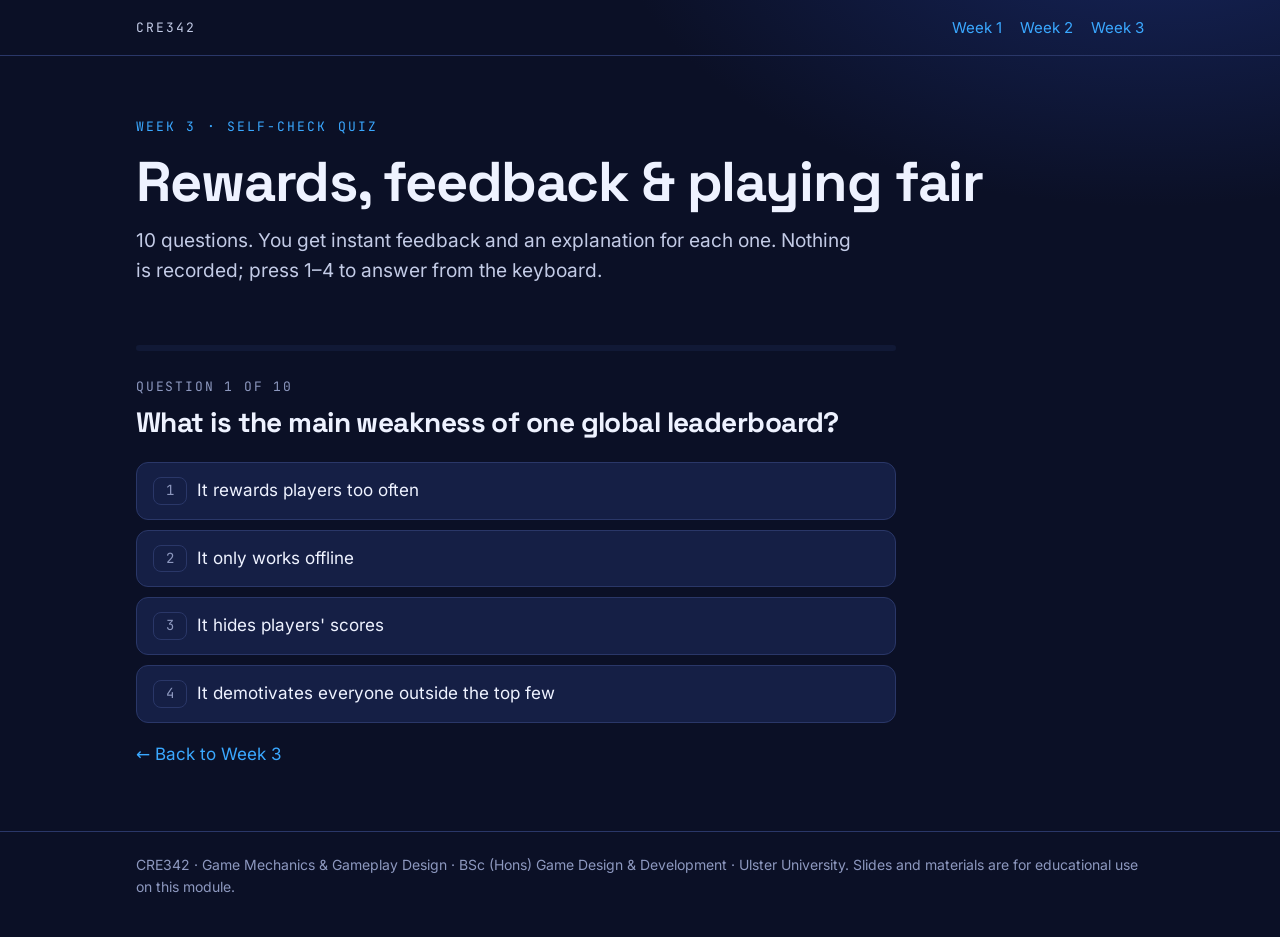
<file: week-03/quiz.html>
<!doctype html>
<html lang="en-GB">
<head>
<meta charset="utf-8">
<meta name="viewport" content="width=device-width, initial-scale=1">
<title>CRE342 Week 3 quiz</title>
<link rel="stylesheet" href="../assets/site.css">
</head>
<body>
<header class="site"><div class="wrap">
  <a class="brand" href="../index.html">CRE342</a>
  <nav><a href="../week-01/index.html">Week 1</a><a href="../week-02/index.html">Week 2</a><a href="../week-03/index.html">Week 3</a></nav>
</div></header>
<main class="wrap">

<section class="hero">
  <span class="kicker">Week 3 · self-check quiz</span>
  <h1>Rewards, feedback &amp; playing fair</h1>
  <p class="lead">10 questions. You get instant feedback and an explanation for each one. Nothing is recorded; press 1–4 to answer from the keyboard.</p>
</section>
<section class="quiz" id="quiz" aria-live="polite"></section>
<p class="mt"><a href="index.html">← Back to Week 3</a></p>
<script>window.QUIZ = {"week": 3, "title": "Rewards, feedback & playing fair", "questions": [{"q": "Hallford & Hallford: a double jump or a bigger inventory is which kind of reward?", "a": ["Glory", "Facility", "Access", "Sustenance"], "correct": 1, "why": "Facility rewards let you do more. Glory is recognition, sustenance keeps you going (health, ammo), access opens new places."}, {"q": "Which of these is a slow, infrequent reward loop?", "a": ["Matching candies in Candy Crush", "Collecting rings in Sonic", "Reaching prestige after max level in Call of Duty", "Picking up a power-up in Pac-Man"], "correct": 2, "why": "Prestige takes weeks of play. The other three reward the player every few seconds: fast, frequent loops."}, {"q": "Bronze, silver and gold rewards that grow in value as you progress are…", "a": ["Forced continuity", "Variable-interval rewards", "Tiered rewards", "Milestone rewards"], "correct": 2, "why": "Tiered rewards increase in value at each level. Milestone rewards mark reaching one specific point, like beating a boss."}, {"q": "Which reinforcement keeps a behaviour going longest once rewards stop coming?", "a": ["None: all fade at the same rate", "Partial (variable-ratio)", "Continuous", "Fixed-interval"], "correct": 1, "why": "Continuous reinforcement teaches fastest but fades fastest. Variable-ratio partial reinforcement is the most persistent, which is why slot machines use it."}, {"q": "In the input-response loop, what comes after 'player acts' and 'game responds'?", "a": ["The player interprets the response", "The designer reviews the telemetry", "The reward is doubled", "The game saves the player's progress"], "correct": 0, "why": "Action → system response → player interpretation. If the response is late or unclear, the player can't learn from it."}, {"q": "Why does a Mario coin use sound, motion and a counter all at once?", "a": ["Each sense gives a different score", "To slow the player down", "Because coins are a long-term reward", "Layered cues are stronger and more accessible"], "correct": 3, "why": "Multisensory feedback is more immersive, and offering it through more than one channel means players who miss one still get the message."}, {"q": "Deterding et al. (2011) define gamification as game design elements used in…", "a": ["Non-game contexts", "Mobile games only", "Competitive esports", "Games for children"], "correct": 0, "why": "Gamification adds selected game elements (often points, badges, leaderboards) to activities that aren't games, such as fitness, learning or work."}, {"q": "What is the main weakness of one global leaderboard?", "a": ["It only works offline", "It demotivates everyone outside the top few", "It rewards players too often", "It hides players' scores"], "correct": 1, "why": "Most players can't see themselves near the top, so it tells them they're losing. Fixes: show nearby players, friends only, weekly resets, small leagues."}, {"q": "Progress deliberately slowed, with a paid way round it, is which dark pattern?", "a": ["A grind wall", "Forced continuity", "A milestone reward", "Scarcity and urgency"], "correct": 0, "why": "A grind wall is a deliberate time barrier: grind through it, or pay to skip it."}, {"q": "In Roll for Reward, which round tests public ranking against the whole class?", "a": ["Round 1: Fixed", "Round 2: Variety", "Round 3: Risk", "Round 4: Spotlight"], "correct": 3, "why": "Round 4 adds a class leaderboard and a winner: glory and social comparison. Did it add fun, or make play feel like work? That's the overjustification question from Week 1."}]};</script>
<script src="../assets/quiz.js"></script>
</main>
<footer class="site"><div class="wrap">CRE342 · Game Mechanics & Gameplay Design · BSc (Hons) Game Design &amp; Development · Ulster University.
Slides and materials are for educational use on this module.</div></footer>
</body>
</html>
</file>
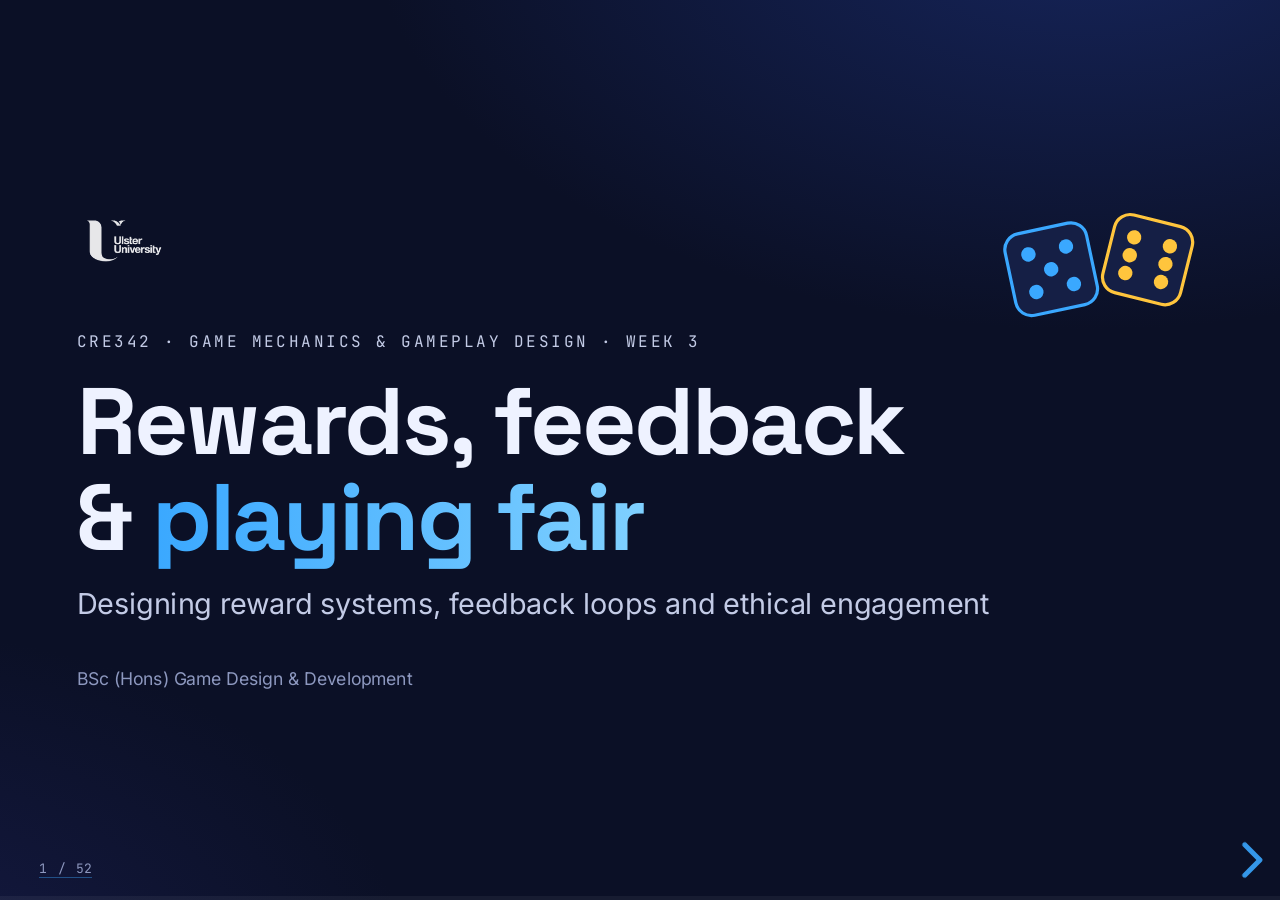
<file: week-03/slides.html>
<!doctype html>
<html lang="en-GB">
<head>
<meta charset="utf-8">
<meta name="viewport" content="width=device-width, initial-scale=1">
<title>CRE342 Week 3: Rewards, Feedback and Ethics</title>
<link rel="stylesheet" href="../lib/reset.css">
<link rel="stylesheet" href="../lib/reveal.css">
<link rel="stylesheet" href="../lib/cre342.css">
<style>
  /* Slide-specific styles for this week */
  .refs p { font-size: 17px; line-height: 1.35; margin-bottom: 9px; color: var(--ink-2); padding-left: 1.4em; text-indent: -1.4em; }
  .exit-ticket { font-family: var(--display); font-size: 58px; line-height: 1.15; letter-spacing: -.02em; }
  .exit-ticket .blank { color: var(--gold); border-bottom: 4px dashed var(--gold); padding: 0 10px; }
  .cards-4 .card h4 { font-size: 30px; }
  .cards-4 .card p { font-size: 22px; }
  .glory .big { font-size: 40px; }
  .pc { display: grid; grid-template-columns: 1fr 1fr; gap: 28px; }
  .pc .card ul { font-size: 22px; }
  .pc .card li { margin-bottom: 8px; font-size: 22px; }
  .pc .card .pro::marker { content: "+  "; color: var(--mint); }
  .pc .card .con::marker { content: "−  "; color: var(--coral); }
  .ex-cols { display: grid; grid-template-columns: 1fr 1fr; gap: 28px; }
  .ex-cols table.t td { font-size: 22px; padding: 10px 14px; }
  .ex-cols table.t td:first-child { width: 48%; }
  .fb6 { display: grid; grid-template-columns: repeat(3, 1fr); gap: 20px; }
  .fb6 .card { padding: 20px 24px; }
  .fb6 .card h4 { font-size: 28px; }
  .fb6 .card p { font-size: 21px; margin: 0; }
  .fb6 .card .ex { display: block; font-family: var(--mono); font-size: 16px; color: var(--muted); margin-top: 10px; letter-spacing: .04em; }
  .six { background: var(--panel); border: 2px solid var(--line); border-radius: 22px; padding: 18px 26px 24px; }
  .six .ttl { font-family: var(--display); font-weight: 700; font-size: 38px; text-align: center; color: var(--gold); letter-spacing: -.01em; }
  .six .sub { font-size: 19px; color: var(--ink-2); text-align: center; display: block; margin-top: 2px; font-family: var(--body); font-weight: 400; letter-spacing: 0; }
  .six .box { border: 2px dashed var(--line); border-radius: 18px; padding: 14px 18px; }
  .six .structure { border-color: var(--blue); margin-top: 10px; }
  .six .structure > .ttl { color: var(--blue); font-size: 32px; }
  .six .inner { display: grid; grid-template-columns: 1fr 1fr; gap: 16px; margin-top: 12px; }
  .six .inner .box .ttl { font-size: 28px; }
  .six .inner .box.ch .ttl { color: var(--coral); } .six .inner .box.ch { border-color: rgba(255,107,107,.6); }
  .six .inner .box.fb .ttl { color: var(--mint); } .six .inner .box.fb { border-color: rgba(79,209,165,.6); }
  .six .inner .box.so .ttl { color: var(--violet); } .six .inner .box.so { border-color: rgba(165,139,255,.6); }
  .six .inner .box.id .ttl { color: var(--gold); } .six .inner .box.id { border-color: rgba(255,197,61,.6); }
  .dp5 { display: grid; grid-template-columns: repeat(5, 1fr); gap: 16px; }
  .dp5 .card { padding: 20px 20px; }
  .dp5 .card h4 { font-size: 25px; color: var(--coral); }
  .dp5 .card p { font-size: 19px; margin-bottom: 10px; }
  .dp5 .card .ex { font-size: 17px; color: var(--muted); display: block; line-height: 1.35; }
  .law { display: grid; grid-template-columns: 80px 1fr; gap: 10px 20px; align-items: baseline; }
  .law .y { font-family: var(--mono); font-size: 20px; color: var(--gold); }
  .law p { font-size: 22px; margin: 0; color: var(--ink-2); }
  .dice-table td:first-child { font-family: var(--mono); font-size: 26px; white-space: nowrap; }
  .dice-table td { font-size: 24px !important; padding: 11px 16px !important; }
  .rules-list li { font-size: 25px; margin-bottom: 12px; }
  .round-tag { align-self: flex-start; display: inline-block; font-family: var(--mono); font-size: 18px; letter-spacing: .12em; text-transform: uppercase; padding: 6px 14px; border-radius: 999px; margin-right: 8px; }
  .pot-bank { display: grid; grid-template-columns: 1fr 80px 1fr; align-items: center; gap: 0; }
  .pot-bank .arrow { text-align: center; font-size: 44px; color: var(--mint); }
  .play-grid { display: grid; grid-template-columns: 1.15fr .85fr; gap: 36px; align-items: start; }
  .play-grid .card li { font-size: 24px; margin-bottom: 10px; }
  .rate { display: flex; gap: 16px; align-items: center; margin-top: 18px; }
  .rate .scale { display: flex; gap: 8px; }
  .rate .scale span { width: 44px; height: 44px; border-radius: 10px; border: 1px solid var(--line); display: flex; align-items: center; justify-content: center; font-family: var(--mono); font-size: 20px; color: var(--ink-2); background: var(--bg-2); }
  /* Leaderboard (Round 4) */
  .lb { background: var(--panel); border: 1px solid var(--line); border-radius: 18px; padding: 20px 24px; }
  .lb form { display: flex; gap: 10px; margin-bottom: 14px; }
  .lb input { font-family: var(--mono); font-size: 20px; padding: 8px 12px; border-radius: 10px; border: 1px solid var(--line); background: var(--bg-2); color: var(--ink); width: 150px; }
  .lb input.sc { width: 100px; }
  .lb button { font-family: var(--mono); font-size: 17px; padding: 8px 14px; border-radius: 10px; border: 1px solid var(--line); background: var(--bg-2); color: var(--ink-2); cursor: pointer; }
  .lb button.add { background: var(--gold); border-color: var(--gold); color: #1a1400; font-weight: 700; }
  .lb ol { list-style: none; padding: 0; margin: 0; counter-reset: lb; }
  .lb li { counter-increment: lb; display: grid; grid-template-columns: 44px 1fr 90px 30px; align-items: center; gap: 10px; font-size: 24px; padding: 6px 10px; margin: 0 0 4px; border-radius: 10px; }
  .lb li::before { content: counter(lb); font-family: var(--mono); color: var(--muted); font-size: 20px; }
  .lb li:first-child { background: var(--gold-soft); border: 1px solid var(--gold); }
  .lb li:first-child::before { color: var(--gold); }
  .lb li .s { font-family: var(--mono); text-align: right; color: var(--ink); }
  .lb li .x { cursor: pointer; color: var(--muted); font-size: 18px; text-align: center; }
  .lb .empty { color: var(--muted); font-size: 20px; }
  /* Vote tally (debrief) */
  .tally { display: grid; grid-template-columns: 170px 1fr 70px 110px; gap: 12px 16px; align-items: center; }
  .tally .lab { font-family: var(--mono); font-size: 18px; letter-spacing: .1em; text-transform: uppercase; color: var(--ink-2); }
  .tally .track { height: 40px; background: var(--bg-2); border-radius: 10px; overflow: hidden; }
  .tally .track i { display: block; height: 100%; width: 0; border-radius: 10px; transition: width .3s; }
  .tally .n { font-family: var(--mono); font-size: 28px; color: var(--ink); text-align: right; }
  .tally .btns { display: flex; gap: 6px; }
  .tally button { font-family: var(--mono); font-size: 20px; width: 46px; height: 40px; border-radius: 10px; border: 1px solid var(--line); background: var(--bg-2); color: var(--ink-2); cursor: pointer; }
  .wk-row { display: grid; grid-template-columns: 1.1fr 1fr 1fr .8fr .8fr; gap: 0; }
  .brief li { font-size: 24px; margin-bottom: 10px; }
  .brief li b { color: var(--ink); font-weight: 650; }
</style>
</head>
<body>
<div class="deck-chrome" id="chrome"><span class="l">CRE342 · Week 3</span><span class="r" id="chrome-section"></span></div>
<div class="reveal">
<div class="slides">

<!-- ========================================================= TITLE -->
<section class="title-slide center-v" data-chrome="off">
  <div style="display:flex;justify-content:space-between;align-items:flex-start">
    <img src="img/ulster-logo-white.png" alt="Ulster University" style="width:120px;margin:0 0 40px;opacity:.9">
    <svg width="260" height="170" viewBox="0 0 260 170" aria-hidden="true" style="margin-top:-10px">
      <g transform="rotate(-12 70 90)"><rect x="18" y="38" width="104" height="104" rx="20" fill="#151f45" stroke="#3aa8ff" stroke-width="4"/>
        <circle cx="46" cy="66" r="9" fill="#3aa8ff"/><circle cx="94" cy="66" r="9" fill="#3aa8ff"/><circle cx="70" cy="90" r="9" fill="#3aa8ff"/><circle cx="46" cy="114" r="9" fill="#3aa8ff"/><circle cx="94" cy="114" r="9" fill="#3aa8ff"/></g>
      <g transform="rotate(14 190 80)"><rect x="140" y="28" width="100" height="100" rx="20" fill="#151f45" stroke="#ffc53d" stroke-width="4"/>
        <circle cx="167" cy="55" r="9" fill="#ffc53d"/><circle cx="213" cy="55" r="9" fill="#ffc53d"/><circle cx="167" cy="78" r="9" fill="#ffc53d"/><circle cx="213" cy="78" r="9" fill="#ffc53d"/><circle cx="167" cy="101" r="9" fill="#ffc53d"/><circle cx="213" cy="101" r="9" fill="#ffc53d"/></g>
    </svg>
  </div>
  <span class="course">CRE342 · Game Mechanics &amp; Gameplay Design · Week 3</span>
  <h1>Rewards, feedback<br>&amp; <span class="hl">playing fair</span></h1>
  <p class="lead">Designing reward systems, feedback loops and ethical engagement</p>
  <p class="small mt-m">BSc (Hons) Game Design &amp; Development</p>
</section>

<!-- ========================================================= HOOK -->
<section class="center-v" data-section="Warm-up">
  <span class="prompt-badge"><span class="dot"></span>Think · 30 seconds</span>
  <h2 style="font-size:80px;max-width:1350px">What's the best reward a game ever gave you?</h2>
  <p class="lead fragment rise">Was it a <strong>thing</strong>… or a <strong>feeling</strong>?</p>
  <div class="mt-m fragment rise"><span class="timer" data-seconds="30">0:30</span> <span class="small" style="margin-left:14px">click to start · tell the person next to you</span></div>
</section>

<!-- ========================================================= OUTCOMES -->
<section data-section="Today">
  <span class="kicker">Today</span>
  <h2>By the end of today you can…</h2>
  <div class="grid-2 mt-m" style="gap:24px">
    <div class="card blue fragment rise"><span class="num">01</span><h3>Design a reward system</h3><p>using short- and long-term, tiered, milestone, fixed and random rewards in fast and slow loops.</p></div>
    <div class="card mint fragment rise"><span class="num">02</span><h3>Design feedback</h3><p>that is immediate, clear, layered across the senses and accessible.</p></div>
    <div class="card gold fragment rise"><span class="num">03</span><h3>Separate games from gamification</h3><p>and explain why points, badges and leaderboards alone aren't enough.</p></div>
    <div class="card coral fragment rise"><span class="num">04</span><h3>Judge a reward system's ethics</h3><p>and redesign a dark pattern so it respects the player.</p></div>
  </div>
</section>

<section data-section="Today">
  <span class="kicker">The route</span>
  <h2>Seven stops</h2>
  <div class="grid-4 mt-s" style="gap:20px">
    <div class="card"><span class="tag">01</span><h4>Where we are</h4><p style="font-size:22px">Flow and motivation, recapped</p></div>
    <div class="card blue"><span class="tag">02</span><h4>Rewards &amp; loops</h4><p style="font-size:22px">Types, timing, loops, schedules</p></div>
    <div class="card mint"><span class="tag">03</span><h4>Feedback</h4><p style="font-size:22px">Action, response, reading it</p></div>
    <div class="card violet"><span class="tag">04</span><h4>Gamification</h4><p style="font-size:22px">PBL and six engagement factors</p></div>
    <div class="card coral"><span class="tag">05</span><h4>Ethics</h4><p style="font-size:22px">Dark patterns and loot boxes</p></div>
    <div class="card gold"><span class="tag">06</span><h4>Roll for Reward</h4><p style="font-size:22px">Four rounds, four kinds of reward</p></div>
    <div class="card gold"><span class="tag">07</span><h4>Design task</h4><p style="font-size:22px">Build your own reward system</p></div>
  </div>
</section>

<!-- ========================================================= 01 WHERE WE ARE -->
<section class="divider" data-chrome="off">
  <div class="sec-num">01</div>
  <h2>Where we are</h2>
  <p class="lead">Last week you measured flow. Two weeks ago, motivation.</p>
</section>

<section data-section="01 · Where we are">
  <span class="kicker">Week 1, one step further</span>
  <h2>Rewards can add fun, or replace it</h2>
  <div class="grid-3">
    <div class="card blue"><span class="tag">Intrinsic</span><p>The activity is the reward: mastery, curiosity, autonomy, relatedness.</p></div>
    <div class="card gold"><span class="tag">Extrinsic</span><p>The reward is outside the activity: points, loot, badges, rank, money.</p></div>
    <div class="card coral"><span class="tag">Overjustification</span><p>Expected, controlling rewards can crowd out the intrinsic reason to play.</p></div>
  </div>
  <div class="card mt-m fragment rise" style="display:grid;grid-template-columns:auto 1fr;gap:28px;align-items:center">
    <span class="kicker mint" style="margin:0">Today</span>
    <p style="margin:0;font-size:28px;color:var(--ink)">Week 1 asked <em>why</em> rewards work. Week 2 showed flow needs <strong class="hl-mint">immediate feedback</strong>. Today asks <strong>how to design rewards and feedback</strong>: what kind, how often, how they feel, and when to stop.</p>
  </div>
</section>

<!-- ========================================================= 02 REWARDS & LOOPS -->
<section class="divider" data-chrome="off">
  <div class="sec-num">02</div>
  <h2>Rewards<br>&amp; loops</h2>
  <p class="lead">The motivation engine: what you give, when, and how often</p>
</section>

<section data-section="02 · Rewards">
  <span class="kicker">Hallford &amp; Hallford (2001)</span>
  <h2>Four things a reward can give</h2>
  <div class="grid-4 glory">
    <div class="card gold fragment rise"><span class="tag">Glory</span><span class="big">Recognition</span><p>Achievements, titles, a high score. Changes nothing in play; tells everyone you did it.</p></div>
    <div class="card mint fragment rise"><span class="tag">Sustenance</span><span class="big">Keep going</span><p>Health, ammo, armour, extra lives. Keeps what you have.</p></div>
    <div class="card blue fragment rise"><span class="tag">Access</span><span class="big">New places</span><p>Keys, unlocked areas, new levels. Opens content you couldn't reach.</p></div>
    <div class="card violet fragment rise"><span class="tag">Facility</span><span class="big">New powers</span><p>Double jump, a new weapon, bigger inventory. Lets you do more.</p></div>
  </div>
  <p class="lead mt-m fragment rise">Rewards also carry <strong>information</strong> ("you did that right") and set the <strong>pace</strong> of the game.</p>
</section>

<section data-section="02 · Rewards">
  <span class="kicker">Time frame</span>
  <h2>Short-term and long-term rewards</h2>
  <svg class="fig" viewBox="0 0 1400 330" role="img" aria-label="A timeline: short-term rewards arrive every few seconds; long-term rewards arrive after long stretches of effort">
    <line x1="60" y1="170" x2="1350" y2="170" stroke="#2a3768" stroke-width="3"/>
    <path d="M1340,162 L1356,170 L1340,178" fill="#2a3768"/>
    <text x="1350" y="210" text-anchor="end" fill="#8d98bf" font-size="18" style="font-family:var(--mono)">TIME →</text>
    <text x="60" y="44" fill="#ffc53d" font-size="26" font-weight="700" style="font-family:var(--display)">Short-term: every few seconds</text>
    <g class="fragment" data-fragment-index="1">
      <circle cx="90" cy="120" r="11" fill="#ffc53d"/><circle cx="140" cy="120" r="11" fill="#ffc53d"/><circle cx="175" cy="120" r="11" fill="#ffc53d"/><circle cx="240" cy="120" r="11" fill="#ffc53d"/><circle cx="300" cy="120" r="11" fill="#ffc53d"/><circle cx="330" cy="120" r="11" fill="#ffc53d"/><circle cx="410" cy="120" r="11" fill="#ffc53d"/><circle cx="470" cy="120" r="11" fill="#ffc53d"/><circle cx="505" cy="120" r="11" fill="#ffc53d"/><circle cx="580" cy="120" r="11" fill="#ffc53d"/><circle cx="640" cy="120" r="11" fill="#ffc53d"/><circle cx="700" cy="120" r="11" fill="#ffc53d"/><circle cx="735" cy="120" r="11" fill="#ffc53d"/><circle cx="800" cy="120" r="11" fill="#ffc53d"/><circle cx="870" cy="120" r="11" fill="#ffc53d"/><circle cx="905" cy="120" r="11" fill="#ffc53d"/><circle cx="970" cy="120" r="11" fill="#ffc53d"/><circle cx="1030" cy="120" r="11" fill="#ffc53d"/><circle cx="1070" cy="120" r="11" fill="#ffc53d"/><circle cx="1140" cy="120" r="11" fill="#ffc53d"/><circle cx="1200" cy="120" r="11" fill="#ffc53d"/><circle cx="1240" cy="120" r="11" fill="#ffc53d"/><circle cx="1300" cy="120" r="11" fill="#ffc53d"/>
      <text x="60" y="82" fill="#c3cbe6" font-size="20">coins · XP ticks · pickups · hit markers</text>
    </g>
    <g class="fragment" data-fragment-index="2">
      <rect x="60" y="232" width="560" height="22" rx="11" fill="rgba(58,168,255,.25)" stroke="#3aa8ff" stroke-width="2"/>
      <rect x="640" y="232" width="660" height="22" rx="11" fill="rgba(58,168,255,.25)" stroke="#3aa8ff" stroke-width="2"/>
      <path d="M620,218 l9,18 20,3 -15,14 4,20 -18,-10 -18,10 4,-20 -15,-14 20,-3z" fill="#3aa8ff" transform="translate(-10,-4)"/>
      <path d="M1300,218 l9,18 20,3 -15,14 4,20 -18,-10 -18,10 4,-20 -15,-14 20,-3z" fill="#3aa8ff" transform="translate(-10,-4)"/>
      <text x="60" y="300" fill="#3aa8ff" font-size="26" font-weight="700" style="font-family:var(--display)">Long-term: after sustained effort</text>
      <text x="480" y="300" fill="#c3cbe6" font-size="20">finish a quest · beat a boss · complete a chapter</text>
    </g>
  </svg>
  <p class="lead mt-s fragment rise" data-fragment-index="3">Short-term rewards keep the <strong class="hl-gold">moment</strong> moving. Long-term rewards give the <strong class="hl">session</strong> a reason.</p>
</section>

<section data-section="02 · Rewards">
  <span class="kicker">Structure</span>
  <h2>Tiered and milestone rewards</h2>
  <div class="grid-2" style="gap:28px">
    <div class="card blue">
      <span class="tag">Tiered · rewards grow with the level</span>
      <p style="font-size:24px">Bronze → silver → gold. Basic to advanced gear. Currency worth more at each tier.</p>
      <ul style="font-size:22px">
        <li><strong>Clear criteria</strong> for moving up a tier</li>
        <li><strong>Each tier clearly better</strong> than the last</li>
        <li><strong>Visible progress</strong>: badges, bars, ranks</li>
      </ul>
    </div>
    <div class="card gold">
      <span class="tag">Milestone · reward for reaching a point</span>
      <p style="font-size:24px">Finish a chapter, reach a score, defeat a major boss.</p>
      <ul style="font-size:22px">
        <li><strong>Defined</strong> and told to the player in advance</li>
        <li><strong>Meaningful</strong>: worth the effort it took</li>
        <li><strong>Tied to the story</strong> so it deepens immersion</li>
      </ul>
    </div>
  </div>
  <p class="lead mt-m fragment rise">Together they give players <strong>goals to set and hit</strong>, which is what long-term engagement is made of.</p>
</section>

<section data-section="02 · Rewards">
  <span class="kicker">Keeping it going</span>
  <h2>Motivation has to be sustained</h2>
  <div class="grid-4 cards-4">
    <div class="card fragment rise"><span class="tag">01</span><h4>Novelty vs familiarity</h4><p>New content, rewards and challenges on top of core systems that stay the same.</p></div>
    <div class="card fragment rise"><span class="tag">02</span><h4>Long-term progression</h4><p>Seasons, mastery ranks, reputations: something to aim at next month.</p></div>
    <div class="card fragment rise"><span class="tag">03</span><h4>Pacing, not flooding</h4><p>Too many rewards and each one means nothing; too few and players burn out.</p></div>
    <div class="card gold fragment rise"><span class="tag">=</span><h4>Sustainable design</h4><p>Players stay <em>and</em> are glad they did: retention plus satisfaction.</p></div>
  </div>
  <p class="lead mt-l fragment rise">Retention on its own isn't the goal. A slot machine has great retention.</p>
</section>

<section data-section="02 · Loops">
  <div class="split" style="grid-template-columns:.95fr 1.05fr">
    <div>
      <span class="kicker">Reward loops</span>
      <h2>The core engagement cycle</h2>
      <p class="ink2">Act, get rewarded, want to act again. Every game runs several of these loops at once, <strong>nested inside each other</strong>.</p>
      <p class="ink2 fragment rise" data-fragment-index="2">The small loops keep your hands busy. The big loops give the small ones a <strong>purpose</strong>.</p>
    </div>
    <svg class="fig" viewBox="0 0 660 620" role="img" aria-label="Four nested reward loops: seconds, minutes, hours and weeks">
      <circle cx="330" cy="320" r="285" fill="none" stroke="#a58bff" stroke-width="3" stroke-dasharray="6 8" class="fragment" data-fragment-index="1"/>
      <circle cx="330" cy="320" r="210" fill="none" stroke="#4fd1a5" stroke-width="3" stroke-dasharray="6 8" class="fragment" data-fragment-index="1"/>
      <circle cx="330" cy="320" r="135" fill="none" stroke="#3aa8ff" stroke-width="3" stroke-dasharray="6 8" class="fragment" data-fragment-index="1"/>
      <circle cx="330" cy="320" r="62" fill="rgba(255,197,61,.15)" stroke="#ffc53d" stroke-width="3"/>
      <text x="330" y="314" text-anchor="middle" fill="#ffc53d" font-size="20" style="font-family:var(--mono)">SECONDS</text>
      <text x="330" y="342" text-anchor="middle" fill="#eef2ff" font-size="19">grab a coin</text>
      <g class="fragment" data-fragment-index="1">
        <text x="330" y="212" text-anchor="middle" fill="#3aa8ff" font-size="20" style="font-family:var(--mono)">MINUTES</text>
        <text x="330" y="238" text-anchor="middle" fill="#eef2ff" font-size="19">clear a level</text>
        <text x="330" y="138" text-anchor="middle" fill="#4fd1a5" font-size="20" style="font-family:var(--mono)">HOURS</text>
        <text x="330" y="164" text-anchor="middle" fill="#eef2ff" font-size="19">finish a world</text>
        <text x="330" y="63" text-anchor="middle" fill="#a58bff" font-size="20" style="font-family:var(--mono)">WEEKS</text>
        <text x="330" y="89" text-anchor="middle" fill="#eef2ff" font-size="19">100% the game · a season</text>
      </g>
    </svg>
  </div>
</section>

<section data-section="02 · Loops">
  <span class="kicker">Therese's examples, by speed</span>
  <h2>Fast loops and slow loops</h2>
  <div class="ex-cols">
    <div class="card gold">
      <span class="tag">Fast, frequent · immediate gratification</span>
      <table class="t">
        <tr><td>Collecting coins or rings</td><td>Super Mario Bros, Sonic</td></tr>
        <tr><td>Loot and XP from enemies</td><td>Diablo III</td></tr>
        <tr><td>Daily quests</td><td>Genshin Impact</td></tr>
        <tr><td>Small wins every move</td><td>Candy Crush Saga</td></tr>
        <tr><td>Quick early levelling</td><td>Borderlands 3</td></tr>
      </table>
    </div>
    <div class="card blue">
      <span class="tag">Slow, infrequent · delayed gratification</span>
      <table class="t">
        <tr><td>Completing a story arc</td><td>The Witcher 3</td></tr>
        <tr><td>Endgame raids</td><td>World of Warcraft</td></tr>
        <tr><td>Seasonal events</td><td>Fortnite, Destiny 2</td></tr>
        <tr><td>Prestige after max level</td><td>Call of Duty</td></tr>
        <tr><td>Long-term gathering</td><td>Animal Crossing: NH</td></tr>
      </table>
    </div>
  </div>
  <p class="lead mt-m fragment rise">Fast loops keep <strong class="hl-gold">momentum</strong> in repetitive play. Slow loops make the reward <strong class="hl">worth more</strong> because you waited.</p>
</section>

<section data-section="02 · Loops">
  <span class="kicker">Reinforcement schedules · Week 1's grid, applied</span>
  <h2>Fixed or random?</h2>
  <div class="pc">
    <div class="card blue">
      <span class="tag">Fixed · predictable</span>
      <p style="font-size:23px">Level-up bonuses, quest rewards, achievement unlocks.</p>
      <ul><li class="pro">Clear goals and expectations</li><li class="pro">Easier to balance progression</li><li class="con">Can feel monotonous if overused</li><li class="con">Less excitement</li></ul>
    </div>
    <div class="card coral">
      <span class="tag">Random · unpredictable</span>
      <p style="font-size:23px">Random drops, loot boxes, gacha, surprise events.</p>
      <ul><li class="pro">Surprise, curiosity, replayability</li><li class="pro">Very high engagement</li><li class="con">Feels unfair after a bad streak</li><li class="con">Gambling-like when money is involved</li></ul>
    </div>
  </div>
  <div class="grid-2 mt-m" style="gap:28px">
    <p class="fragment rise ink2" style="font-size:25px"><strong class="hl">Continuous</strong> reinforcement (every time) is best for <strong>teaching</strong> a new behaviour.</p>
    <p class="fragment rise ink2" style="font-size:25px"><strong class="hl-coral">Partial</strong> reinforcement (sometimes) keeps a behaviour going <strong>longest</strong>.</p>
  </div>
</section>

<section class="center-v" data-section="02 · Loops">
  <span class="prompt-badge"><span class="dot"></span>Pair · 90 seconds</span>
  <h2 style="font-size:66px;max-width:1350px">Pick a game you both know. Find…</h2>
  <div class="grid-3 mt-s" style="gap:24px">
    <div class="card gold fragment rise"><span class="big" style="font-size:36px">one fast loop</span><p>What do you do every few seconds, and what do you get?</p></div>
    <div class="card blue fragment rise"><span class="big" style="font-size:36px">one slow loop</span><p>What are you working towards this week?</p></div>
    <div class="card coral fragment rise"><span class="big" style="font-size:36px">one random reward</span><p>What's the schedule? Is money involved?</p></div>
  </div>
  <div class="mt-m"><span class="timer" data-seconds="90">1:30</span></div>
</section>

<!-- ========================================================= 03 FEEDBACK -->
<section class="divider" data-chrome="off">
  <div class="sec-num">03</div>
  <h2>Feedback</h2>
  <p class="lead">The bridge between what the player does and what the system says back</p>
</section>

<section data-section="03 · Feedback">
  <span class="kicker">Input → response</span>
  <h2>Every input needs an answer</h2>
  <svg class="fig" viewBox="0 0 1400 300" role="img" aria-label="The input-response loop: the player acts, the game responds, the player interprets the response and acts again">
    <defs><marker id="fa3" viewBox="0 0 10 10" refX="8" refY="5" markerWidth="7" markerHeight="7" orient="auto-start-reverse"><path d="M0,0 L10,5 L0,10 z" fill="#8d98bf"/></marker></defs>
    <rect x="40" y="60" width="340" height="120" rx="20" fill="rgba(58,168,255,.14)" stroke="#3aa8ff" stroke-width="2"/>
    <text x="210" y="112" text-anchor="middle" fill="#3aa8ff" font-size="20" style="font-family:var(--mono)">1 · PLAYER ACTS</text>
    <text x="210" y="148" text-anchor="middle" fill="#eef2ff" font-size="24">press, move, tap</text>
    <path d="M390,120 L520,120" stroke="#8d98bf" stroke-width="3" marker-end="url(#fa3)"/>
    <rect x="530" y="60" width="340" height="120" rx="20" fill="rgba(79,209,165,.13)" stroke="#4fd1a5" stroke-width="2" class="fragment" data-fragment-index="1"/>
    <text x="700" y="112" text-anchor="middle" fill="#4fd1a5" font-size="20" style="font-family:var(--mono)" class="fragment" data-fragment-index="1">2 · GAME RESPONDS</text>
    <text x="700" y="148" text-anchor="middle" fill="#eef2ff" font-size="24" class="fragment" data-fragment-index="1">sound, motion, numbers</text>
    <path d="M880,120 L1010,120" stroke="#8d98bf" stroke-width="3" marker-end="url(#fa3)" class="fragment" data-fragment-index="2"/>
    <rect x="1020" y="60" width="340" height="120" rx="20" fill="rgba(255,197,61,.13)" stroke="#ffc53d" stroke-width="2" class="fragment" data-fragment-index="2"/>
    <text x="1190" y="112" text-anchor="middle" fill="#ffc53d" font-size="20" style="font-family:var(--mono)" class="fragment" data-fragment-index="2">3 · PLAYER READS IT</text>
    <text x="1190" y="148" text-anchor="middle" fill="#eef2ff" font-size="24" class="fragment" data-fragment-index="2">"that worked", "try again"</text>
    <path d="M1190,190 C1190,280 210,280 210,192" fill="none" stroke="#8d98bf" stroke-width="3" stroke-dasharray="8 8" marker-end="url(#fa3)" class="fragment" data-fragment-index="3"/>
    <text x="700" y="262" text-anchor="middle" fill="#8d98bf" font-size="20" class="fragment" data-fragment-index="3">and acts again, a little better</text>
  </svg>
  <div class="grid-2 mt-s" style="gap:28px">
    <div class="card mint fragment rise"><span class="tag">Good</span><p><strong>Responsive, clear, consistent.</strong> Jump always jumps, now. Builds trust and supports flow.</p></div>
    <div class="card coral fragment rise"><span class="tag">Poor</span><p><strong>Lag, unclear outcomes.</strong> "Did that hit?" Players blame the game, then leave it.</p></div>
  </div>
</section>

<section data-section="03 · Feedback">
  <span class="kicker">Six kinds of feedback</span>
  <h2>What is the feedback for?</h2>
  <div class="fb6">
    <div class="card blue fragment rise"><h4>Immediate</h4><p>Confirms the input landed.</p><span class="ex">hit marker · button click</span></div>
    <div class="card blue fragment rise"><h4>Delayed</h4><p>Reflection after the moment.</p><span class="ex">end-of-match stats · summaries</span></div>
    <div class="card mint fragment rise"><h4>Positive</h4><p>Reinforces what worked.</p><span class="ex">XP pop · combo counter</span></div>
    <div class="card coral fragment rise"><h4>Negative</h4><p>Signals a mistake so you adjust.</p><span class="ex">health loss · red flash</span></div>
    <div class="card gold fragment rise"><h4>Informational</h4><p>Teaches and guides.</p><span class="ex">"too heavy" · map marker</span></div>
    <div class="card violet fragment rise"><h4>Aesthetic</h4><p>Makes it feel good and deepens immersion.</p><span class="ex">particles · music swell</span></div>
  </div>
</section>

<section data-section="03 · Feedback">
  <span class="kicker">Worked example · Super Mario Bros</span>
  <h2>One coin, five layers</h2>
  <table class="t" style="font-size:25px">
    <tr><th style="width:220px">Layer</th><th>What happens</th><th style="width:300px">Job</th></tr>
    <tr class="fragment rise"><td><span class="hl-gold">Audio</span></td><td>The "bling": instant and unmistakable</td><td>immediate · aesthetic</td></tr>
    <tr class="fragment rise"><td><span class="hl-mint">Motion</span></td><td>The coin pops out of the block and spins</td><td>immediate · aesthetic</td></tr>
    <tr class="fragment rise"><td><span class="hl">UI</span></td><td>Coin counter +1, score +200</td><td>informational · positive</td></tr>
    <tr class="fragment rise"><td><span class="hl-violet">Progress</span></td><td>Every 100 coins: an extra life</td><td>long-term · sustenance</td></tr>
    <tr class="fragment rise"><td><span class="hl-coral">Teaching</span></td><td>Coin trails show where to jump</td><td>informational · guiding</td></tr>
  </table>
  <p class="lead mt-m fragment rise">A fast loop (the coin) feeding a slow loop (the 1-up), with <strong>every sense saying the same thing</strong>.</p>
</section>

<section data-section="03 · Feedback">
  <span class="kicker">Audio-visual feedback design</span>
  <h2>Layer the senses, and design for everyone</h2>
  <div class="grid-4 cards-4">
    <div class="card blue fragment rise"><span class="tag">Visual</span><h4>See it</h4><p>Animations, particle effects, UI cues, screen shake.</p></div>
    <div class="card gold fragment rise"><span class="tag">Audio</span><h4>Hear it</h4><p>Success chimes, failure sounds, narration, music changes.</p></div>
    <div class="card mint fragment rise"><span class="tag">Multisensory</span><h4>Layer it</h4><p>Cues that agree across senses and haptics are stronger and more immersive.</p></div>
    <div class="card violet fragment rise"><span class="tag">Accessibility</span><h4>Offer it twice</h4><p>Colour-blind modes, captions, haptics. Never one channel only.</p></div>
  </div>
  <p class="lead mt-l fragment rise">Watch: <a href="https://www.youtube.com/watch?v=Fy0aCDmgnxg" target="_blank" rel="noopener"><strong>Juice it or lose it</strong></a> (Jonasson &amp; Purho, 2012): the same game, with and without feedback.</p>
</section>

<!-- ========================================================= 04 GAMIFICATION -->
<section class="divider" data-chrome="off">
  <div class="sec-num">04</div>
  <h2>Gamification</h2>
  <p class="lead">Taking game elements out of games</p>
</section>

<section data-section="04 · Gamification">
  <span class="kicker">Deterding et al. (2011)</span>
  <h2>“The use of game design elements in non-game contexts”</h2>
  <table class="t">
    <tr><th style="width:220px"></th><th>Game design</th><th>Gamification</th></tr>
    <tr class="fragment rise"><td>Purpose</td><td>Immersive, entertaining experiences</td><td>Engagement and motivation in something that isn't a game</td></tr>
    <tr class="fragment rise"><td>Where</td><td>Complete games, played for their own sake</td><td>Education, fitness, marketing, training, productivity</td></tr>
    <tr class="fragment rise"><td>Elements</td><td>Full mechanics, narrative, interactive play</td><td>Selected elements (points, badges, leaderboards) added to an existing activity</td></tr>
  </table>
  <p class="lead mt-m fragment rise">Duolingo, Strava, loyalty cards, and this module's weekly quizzes.</p>
</section>

<section data-section="04 · Gamification">
  <span class="kicker">The usual toolkit</span>
  <h2>Points, badges, leaderboards (PBL)</h2>
  <div class="grid-3">
    <div class="card gold fragment rise"><span class="tag">Points</span><h4>A number for progress</h4><p>Awarded for tasks and milestones. Immediate feedback and a sense of accomplishment.</p></div>
    <div class="card blue fragment rise"><span class="tag">Badges</span><h4>A symbol of achievement</h4><p>Earned for goals, challenges and expertise. A status symbol that points to mastery.</p></div>
    <div class="card coral fragment rise"><span class="tag">Leaderboards</span><h4>A ranking against others</h4><p>Competition and social comparison. Motivates the people near the top.</p></div>
  </div>
  <div class="card mt-m fragment rise" style="border-color:var(--coral)">
    <p style="font-size:26px;margin:0"><strong class="hl-coral">The catch:</strong> a global leaderboard motivates the top ten and quietly tells everyone else they're losing. Fixes: <strong>show players near you</strong>, <strong>friends only</strong>, <strong>weekly resets</strong>, <strong>small leagues</strong>.</p>
  </div>
</section>

<section data-section="04 · Gamification">
  <span class="kicker">Beyond PBL</span>
  <h2>Challenges, quests and social play</h2>
  <div class="grid-3">
    <div class="card fragment rise"><span class="tag">Challenges</span><h4>Test a skill</h4><p>Often timed or with a target. Push people to their limits, and give achievement when they get there.</p></div>
    <div class="card fragment rise"><span class="tag">Quests</span><h4>Give direction</h4><p>Structured missions with a clear objective. Add purpose and a bit of narrative to routine tasks.</p></div>
    <div class="card fragment rise"><span class="tag">Social</span><h4>Involve others</h4><p>Sharing, teams, communities. Collaboration and belonging, not just competition.</p></div>
  </div>
  <p class="lead mt-l fragment rise">These reach the <strong>intrinsic</strong> needs from Week 1: competence, autonomy, relatedness. PBL mostly doesn't.</p>
</section>

<section data-section="04 · Engagement">
  <div class="split" style="grid-template-columns:.8fr 1.2fr">
    <div>
      <span class="kicker">McGinnis et al. (2008)</span>
      <h2>Six essential engaging factors</h2>
      <p class="ink2" style="font-size:26px"><strong>Fun</strong> contains everything. <strong>Structure</strong> holds challenge and feedback. <strong>Social</strong> and <strong>identity</strong> sit alongside.</p>
      <p class="ink2 fragment rise" style="font-size:26px">Use it as a checklist: a design that's missing one of the six usually feels it.</p>
    </div>
    <div class="six" role="img" aria-label="Six essential engaging factors (McGinnis et al., 2008): Fun contains Structure, which contains Challenge and Feedback; Social and Identity sit inside Fun alongside Structure">
      <div class="ttl">FUN</div>
      <div class="box structure">
        <div class="ttl">STRUCTURE<span class="sub">choice · control · goals · rules</span></div>
        <div class="inner">
          <div class="box ch"><div class="ttl">CHALLENGE<span class="sub">competency · competition · curiosity · content</span></div></div>
          <div class="box fb"><div class="ttl">FEEDBACK<span class="sub">sensory information</span></div></div>
        </div>
      </div>
      <div class="inner">
        <div class="box so"><div class="ttl">SOCIAL<span class="sub">collaboration · cooperation · relationships · teamwork</span></div></div>
        <div class="box id"><div class="ttl">IDENTITY<span class="sub">escapism · fantasy · presence · role-play · recognition</span></div></div>
      </div>
    </div>
  </div>
</section>

<!-- ========================================================= 05 ETHICS -->
<section class="divider" data-chrome="off">
  <div class="sec-num">05</div>
  <h2>Ethics &amp;<br>dark patterns</h2>
  <p class="lead">When the reward system works for the business and against the player</p>
</section>

<section data-section="05 · Ethics">
  <span class="kicker coral">Week 1's temporal, monetary and social patterns, in reward design</span>
  <h2>Five reward dark patterns</h2>
  <div class="dp5">
    <div class="card fragment rise"><h4>Loot boxes</h4><p>Paid random rewards on a variable-ratio schedule.</p><span class="ex">Overwatch (2016) · CS:GO keys · FIFA packs</span></div>
    <div class="card fragment rise"><h4>Pay to win</h4><p>Money buys a competitive edge over players who don't pay.</p><span class="ex">Clash of Clans gems · Diablo Immortal</span></div>
    <div class="card fragment rise"><h4>Grind walls</h4><p>Progress slowed on purpose, with a paid way round.</p><span class="ex">Diablo Immortal · FUT squad challenges</span></div>
    <div class="card fragment rise"><h4>Scarcity &amp; urgency</h4><p>Countdowns and "limited time" push impulse buys.</p><span class="ex">Fortnite Item Shop · battle-pass timers</span></div>
    <div class="card fragment rise"><h4>Forced continuity</h4><p>Free trial that renews at full price unless you cancel.</p><span class="ex">£1 first month subscriptions · VIP trials</span></div>
  </div>
  <p class="lead mt-m fragment rise">Short-term revenue, long-term cost: lost trust, bad press and <strong class="hl-coral">regulation</strong>.</p>
</section>

<section data-section="05 · Ethics">
  <span class="kicker coral">Case study</span>
  <h2>Loot boxes</h2>
  <div class="grid-2" style="gap:36px;align-items:start">
    <div class="stack">
      <div class="card"><span class="tag">Why they work</span><p style="font-size:23px">Variable-ratio reward, a near-miss when you get a duplicate, and a public reveal. Structurally, they look like gambling (Drummond &amp; Sauer, 2018).</p></div>
      <div class="card coral fragment rise"><span class="tag">The concern</span><p style="font-size:23px">Loot box spending is linked to problem gambling severity (Zendle &amp; Cairns, 2018). The heaviest spenders are the most vulnerable players.</p></div>
      <div class="card mint fragment rise"><span class="tag">Fairer alternatives</span><p style="font-size:23px">Cosmetic only · visible odds · earnable in play · buy the item directly · "pity" guarantees.</p></div>
    </div>
    <div class="card fragment rise">
      <span class="tag">How regulators responded</span>
      <div class="law">
        <span class="y">2017</span><p>China and Apple's App Store require published drop odds.</p>
        <span class="y">2018</span><p>Belgium rules paid loot boxes are gambling and bans them.</p>
        <span class="y">2020</span><p>PEGI adds "In-game purchases (includes random items)".</p>
        <span class="y">2022</span><p>UK decides not to legislate and asks the industry to regulate itself; Overwatch 2 drops loot boxes for a shop and battle pass.</p>
        <span class="y">2023</span><p>UK industry principles: odds disclosed, parental consent for under-18s.</p>
      </div>
    </div>
  </div>
</section>

<section class="center-v" data-section="05 · Ethics">
  <span class="prompt-badge"><span class="dot"></span>Groups of 3 · 3 minutes</span>
  <h2 style="font-size:68px;max-width:1350px">Engaging or exploitative?</h2>
  <p class="lead">Pick one: <strong>FIFA / FC Ultimate Team packs</strong>, <strong>Overwatch's original loot boxes</strong>, or a game you play.</p>
  <div class="grid-2 mt-m" style="gap:24px">
    <div class="card coral fragment rise"><span class="tag">1 · Diagnose</span><p>Which dark pattern(s)? Which reinforcement schedule? Who gets hurt most?</p></div>
    <div class="card mint fragment rise"><span class="tag">2 · Redesign</span><p>Change one rule so it keeps the excitement but respects the player.</p></div>
  </div>
  <div class="mt-m"><span class="timer" data-seconds="180">3:00</span></div>
</section>

<section data-section="05 · Ethics">
  <span class="kicker mint">Designing ethically</span>
  <h2>Avoiding manipulative design</h2>
  <div class="grid-4 cards-4">
    <div class="card mint fragment rise"><span class="tag">01</span><h4>Respect agency</h4><p>No coercive paywalls. Players' time and choices are valued, not forced.</p></div>
    <div class="card mint fragment rise"><span class="tag">02</span><h4>Engage sustainably</h4><p>Build on fun, mastery and community, not compulsion.</p></div>
    <div class="card mint fragment rise"><span class="tag">03</span><h4>Be transparent</h4><p>Clear rules, visible odds, honest prices.</p></div>
    <div class="card mint fragment rise"><span class="tag">04</span><h4>Protect players</h4><p>Fairness and inclusion; extra care for children and vulnerable players.</p></div>
  </div>
  <div class="card gold mt-m fragment rise"><p style="font-size:30px;margin:0;color:var(--ink)">The test: <strong>would the player still choose this if they fully understood what it was doing?</strong></p></div>
</section>

<section data-section="Summary">
  <span class="kicker">Take away</span>
  <h2>Five things to remember</h2>
  <div class="stack" style="max-width:1300px">
    <div class="card fragment rise"><p style="font-size:28px"><strong class="hl">Rewards give glory, sustenance, access or facility</strong>, over the short or long term, in tiers and milestones.</p></div>
    <div class="card fragment rise"><p style="font-size:28px"><strong class="hl">Loops nest:</strong> fast loops keep momentum, slow loops give them purpose. Fixed rewards teach, random ones hook.</p></div>
    <div class="card fragment rise"><p style="font-size:28px"><strong class="hl-mint">Feedback must be immediate, clear, layered and accessible.</strong> Every input needs an answer.</p></div>
    <div class="card fragment rise"><p style="font-size:28px"><strong class="hl-violet">Gamification is more than PBL.</strong> Challenge, quests, social play and identity reach intrinsic motivation.</p></div>
    <div class="card fragment rise"><p style="font-size:28px"><strong class="hl-coral">Would they choose it if they understood it?</strong> If not, it's a dark pattern.</p></div>
  </div>
</section>

<!-- ========================================================= 06 ROLL FOR REWARD -->
<section class="divider" data-chrome="off">
  <div class="sec-num">06</div>
  <h2>Roll for<br>Reward</h2>
  <p class="lead">A dice game in four rounds. Each round adds a new kind of reward.</p>
</section>

<section data-section="06 · Roll for Reward">
  <span class="kicker gold">Set-up · 3 minutes</span>
  <h2>Tables of 4–5</h2>
  <div class="grid-2" style="gap:28px">
    <div class="card">
      <span class="tag">Kit per table</span>
      <ul class="rules-list">
        <li><strong>Two six-sided dice</strong> in different colours: the <strong>main die</strong> and the <strong>modifier</strong></li>
        <li><strong>One eight-sided die</strong> (no d8? roll a d6 and add 2)</li>
        <li><strong>About 15 duck tokens</strong>: counters, coins or paper squares</li>
        <li>A <strong>score sheet</strong> and pen each</li>
      </ul>
    </div>
    <div class="stack">
      <div class="card gold"><span class="tag">How a round works</span><p>Take turns clockwise. Everyone gets <strong>5 turns</strong> in Rounds 1–2 and <strong>6 turns</strong> in Rounds 3–4. Highest score at the table wins the round and gets a <strong>★</strong>.</p></div>
      <div class="card blue"><span class="tag">After every round</span><p>Rate it on your sheet, on your own: <strong>fun</strong> (1–7) and <strong>I wanted another turn</strong> (1–7).</p></div>
    </div>
  </div>
  <p class="lead mt-m" style="font-size:26px"><span class="muted">Rather not play? Be the table's scorekeeper and watch for the moments people get excited.</span></p>
</section>

<section data-section="06 · Roll for Reward">
  <span class="round-tag" style="background:var(--blue-soft);color:var(--blue);border:1px solid var(--blue)">Round 1 · Fixed</span>
  <h2 class="mt-s">Roll the main die. Score what you roll.</h2>
  <div class="grid-3">
    <div class="card"><span class="big">1–6</span><p>Every roll scores its face value, straight away.</p></div>
    <div class="card"><span class="big">5 turns</span><p>Add up your five rolls. Highest at the table gets the ★.</p></div>
    <div class="card"><span class="big">No choices</span><p>Nothing to decide. Just roll.</p></div>
  </div>
  <p class="lead mt-l">Average score: about <strong>17</strong>. Nobody can do much about it.</p>
</section>

<section data-section="06 · Roll for Reward">
  <span class="round-tag" style="background:var(--coral-soft);color:var(--coral);border:1px solid var(--coral)">Round 2 · Variety</span>
  <h2 class="mt-s" style="margin-bottom:20px">Now what you roll decides what you get</h2>
  <div class="split" style="grid-template-columns:1.25fr .75fr;align-items:start">
    <table class="t dice-table">
      <tr><th style="width:150px">Main die</th><th>What happens</th></tr>
      <tr><td>1</td><td><strong class="hl">Tier up:</strong> no points, but roll the <strong>d8</strong> as your main die for the rest of the round</td></tr>
      <tr><td>2, 4</td><td>Score it</td></tr>
      <tr><td>3, 5</td><td>Score it, then roll the <strong>modifier</strong>: <span class="hl-mint">4–6 add it</span>, <span class="hl-coral">1–3 take it away</span></td></tr>
      <tr><td>6</td><td><strong class="hl-gold">Take a duck.</strong> No points now.</td></tr>
      <tr><td>7, 8</td><td>d8 only: score it</td></tr>
    </table>
    <div class="card gold">
      <span class="tag">Ducks · scored at the end of the round</span>
      <p><span class="big" style="font-size:40px">4 each</span></p>
      <p>Own <strong>three or more</strong> and every duck is worth <strong>5</strong>.</p>
      <p class="small">Ducks stay yours: nothing takes them away.</p>
    </div>
  </div>
</section>

<section data-section="06 · Roll for Reward">
  <span class="round-tag" style="background:var(--mint-soft);color:var(--mint);border:1px solid var(--mint)">Round 3 · Risk</span>
  <h2 class="mt-s" style="margin-bottom:24px">Round 2 rules, plus a pot you can lose</h2>
  <div class="pot-bank">
    <div class="card coral"><span class="tag">Pot · at risk</span><p style="font-size:24px">Points you roll go into your <strong>pot</strong>. Roll a <strong>1</strong> (on either main die) and you <strong>bust</strong>: lose the whole pot. You still tier up.</p></div>
    <div class="arrow">→</div>
    <div class="card mint"><span class="tag">Bank · safe</span><p style="font-size:24px">On your turn you can <strong>bank instead of rolling</strong>: move your pot into your bank. Banked points can't be lost.</p></div>
  </div>
  <div class="grid-3 mt-m">
    <p class="ink2" style="font-size:24px"><strong>6 turns.</strong> A bank uses a turn.</p>
    <p class="ink2" style="font-size:24px"><strong>End of round:</strong> bank + pot + ducks.</p>
    <p class="ink2" style="font-size:24px"><strong>Ducks are always safe.</strong></p>
  </div>
</section>

<section data-section="06 · Roll for Reward">
  <span class="round-tag" style="background:var(--gold-soft);color:var(--gold);border:1px solid var(--gold)">Round 4 · Spotlight</span>
  <h2 class="mt-s">Round 3 rules. Now the whole room is watching.</h2>
  <div class="grid-2" style="gap:28px">
    <div class="card blue"><span class="tag">Leaderboard</span><span class="big" style="font-size:40px">Class-wide</span><p>Scores go up on screen against every table, not just yours.</p></div>
    <div class="card gold"><span class="tag">Winner</span><span class="big" style="font-size:40px">Top of the room</span><p>The top score in the class is announced as the winner. Ties: a roll-off.</p></div>
  </div>
  <p class="lead mt-l">Same dice, same rules. <strong>Does it feel different?</strong></p>
</section>

<section data-section="06 · Roll for Reward">
  <span class="kicker">The design, read as a design</span>
  <h2>What each round adds</h2>
  <table class="t" style="font-size:23px">
    <tr><th style="width:180px">Round</th><th>Adds</th><th>Reward ideas from today</th><th style="width:330px">Watch for</th></tr>
    <tr><td><span class="hl">1 Fixed</span></td><td>Points for every roll</td><td>Short-term · fixed · continuous</td><td>Flat by the third turn?</td></tr>
    <tr><td><span class="hl-coral">2 Variety</span></td><td>Tier-up, ± modifier, ducks</td><td>Random · tiered · collectible set</td><td>Cheering at the table</td></tr>
    <tr><td><span class="hl-mint">3 Risk</span></td><td>Pot, bust, bank</td><td>Agency · risk vs reward · loss</td><td>Who banks early, and why</td></tr>
    <tr><td><span class="hl-gold">4 Spotlight</span></td><td>Class leaderboard, a winner</td><td>Extrinsic · social comparison · glory</td><td>Does the ranking help, or kill, the fun?</td></tr>
  </table>
  <p class="lead mt-m">Every round keeps the ★ milestone: the table winner after the last turn.</p>
</section>

<section data-section="06 · Predict">
  <span class="kicker">Predict first</span>
  <h2>Which round will <em>you</em> rate highest?</h2>
  <p class="ink2">Write your prediction on your sheet before you play. Use your Hexad type from Week 1.</p>
  <div class="grid-3 mt-s" style="gap:20px">
    <div class="card"><span class="tag">Achiever</span><p>Round 3: mastery of a real decision.</p></div>
    <div class="card"><span class="tag">Free Spirit</span><p>Round 2: surprise, novelty, ducks.</p></div>
    <div class="card"><span class="tag">Player</span><p>Round 4: there's a winner to be.</p></div>
    <div class="card"><span class="tag">Socialiser</span><p>Round 4: the whole room is in it.</p></div>
    <div class="card"><span class="tag">Disruptor</span><p>Round 3: risk, and bending the odds.</p></div>
    <div class="card"><span class="tag">Philanthropist</span><p>Least moved by the ranking?</p></div>
  </div>
</section>

<section data-section="06 · Play it">
  <span class="round-tag" style="background:var(--blue-soft);color:var(--blue);border:1px solid var(--blue)">Round 1 · Fixed · 5 turns</span>
  <div class="play-grid mt-m">
    <div class="card">
      <span class="tag">Rules</span>
      <ul><li>Roll the main die. <strong>Score what you roll.</strong></li><li>5 turns each, clockwise.</li><li>Highest at the table: <strong>★</strong></li></ul>
    </div>
    <div class="stack">
      <div><span class="timer" data-seconds="180">3:00</span> <span class="small" style="margin-left:12px">click to start</span></div>
      <div class="card blue"><span class="tag">When you finish</span><p>Rate Round 1: fun (1–7) and wanted another turn (1–7).</p></div>
    </div>
  </div>
</section>

<section data-section="06 · Play it">
  <span class="round-tag" style="background:var(--coral-soft);color:var(--coral);border:1px solid var(--coral)">Round 2 · Variety · 5 turns</span>
  <div class="play-grid mt-m">
    <table class="t dice-table">
      <tr><td>1</td><td><strong class="hl">Tier up</strong>: switch to the d8, no points</td></tr>
      <tr><td>2, 4</td><td>Score it</td></tr>
      <tr><td>3, 5</td><td>Score it, then modifier: <span class="hl-mint">4–6 add</span>, <span class="hl-coral">1–3 subtract</span></td></tr>
      <tr><td>6</td><td><strong class="hl-gold">Take a duck</strong></td></tr>
      <tr><td>7, 8</td><td>Score it</td></tr>
    </table>
    <div class="stack">
      <div><span class="timer" data-seconds="240">4:00</span></div>
      <div class="card gold"><span class="tag">Ducks at the end</span><p>4 each · 5 each if you have 3+</p></div>
      <div class="card blue"><span class="tag">Then</span><p>Rate Round 2.</p></div>
    </div>
  </div>
</section>

<section data-section="06 · Play it">
  <span class="round-tag" style="background:var(--mint-soft);color:var(--mint);border:1px solid var(--mint)">Round 3 · Risk · 6 turns</span>
  <div class="play-grid mt-m">
    <div class="card">
      <span class="tag">Round 2 rules, plus</span>
      <ul>
        <li>Points go into your <strong>pot</strong>.</li>
        <li>Roll a <strong>1</strong>: <strong class="hl-coral">bust</strong>, lose the pot (and tier up).</li>
        <li>Or, instead of rolling: <strong class="hl-mint">bank</strong> the pot. Safe for good.</li>
        <li>End: bank + pot + ducks.</li>
      </ul>
    </div>
    <div class="stack">
      <div><span class="timer" data-seconds="300">5:00</span></div>
      <div class="card blue"><span class="tag">Then</span><p>Rate Round 3.</p></div>
    </div>
  </div>
</section>

<section data-section="06 · Play it">
  <span class="round-tag" style="background:var(--gold-soft);color:var(--gold);border:1px solid var(--gold)">Round 4 · Spotlight · 6 turns</span>
  <div class="play-grid mt-s" style="grid-template-columns:.9fr 1.1fr">
    <div class="stack">
      <div class="card"><span class="tag">Round 3 rules, plus</span><ul><li>Every score goes on the <strong>class leaderboard</strong>.</li><li>Top score in the room is the <strong>winner</strong>.</li></ul></div>
      <div><span class="timer" data-seconds="300">5:00</span></div>
      <div class="card blue"><span class="tag">Then</span><p>Rate Round 4. Call out your ID and score.</p></div>
    </div>
    <div class="lb" id="leaderboard">
      <form autocomplete="off"><input class="id" placeholder="ID" maxlength="10" aria-label="Player ID"><input class="sc" type="number" placeholder="score" aria-label="Score"><button class="add" type="submit">Add</button><button class="clear" type="button">Clear</button></form>
      <ol></ol>
      <p class="empty">Scores appear here, highest first.</p>
    </div>
  </div>
</section>

<section class="center-v" data-section="06 · Play it" data-chrome="off">
  <h2 style="font-size:96px">That's the game.<br>Thanks for playing.</h2>
  <p class="lead mt-m">Leave the dice where they are.</p>
</section>

<section data-section="06 · Debrief">
  <span class="kicker gold">Debrief · 10 minutes</span>
  <h2 style="margin-bottom:26px">Which round was most fun?</h2>
  <div class="grid-2" style="grid-template-columns:1.05fr .95fr;gap:36px">
    <div class="tally" id="tally">
      <span class="lab">1 Fixed</span><div class="track"><i style="background:var(--blue)"></i></div><span class="n">0</span><span class="btns"><button>−</button><button>+</button></span>
      <span class="lab">2 Variety</span><div class="track"><i style="background:var(--coral)"></i></div><span class="n">0</span><span class="btns"><button>−</button><button>+</button></span>
      <span class="lab">3 Risk</span><div class="track"><i style="background:var(--mint)"></i></div><span class="n">0</span><span class="btns"><button>−</button><button>+</button></span>
      <span class="lab">4 Spotlight</span><div class="track"><i style="background:var(--gold)"></i></div><span class="n">0</span><span class="btns"><button>−</button><button>+</button></span>
    </div>
    <div class="card">
      <span class="tag">Discuss</span>
      <ul style="font-size:23px">
        <li>Was <strong>most fun</strong> also where you most <strong>wanted another turn</strong>?</li>
        <li>Did the <strong>class ranking</strong> add fun, or pressure?</li>
        <li>Why did <strong>ducks</strong> feel worth more than 4 points?</li>
        <li>How did a <strong>bust</strong> feel, compared with a low roll?</li>
        <li>Who <strong>banked early</strong>? Was it the right call?</li>
        <li>Who kept rolling after we <strong>stopped</strong>?</li>
      </ul>
    </div>
  </div>
</section>

<!-- ========================================================= 07 DESIGN TASK -->
<section class="divider" data-chrome="off">
  <div class="sec-num">07</div>
  <h2>Design task:<br>your reward system</h2>
  <p class="lead">From the activity sheet: analyse, design, pitch</p>
</section>

<section data-section="07 · Design task">
  <span class="kicker gold">Part A · pairs · 10 minutes</span>
  <h2 style="margin-bottom:22px">Fifteen mechanics, three each</h2>
  <p class="ink2" style="font-size:25px">Pair <strong>n</strong> takes mechanics <strong>n</strong>, <strong>n + 5</strong> and <strong>n + 10</strong> from the sheet. For each one: a game that does it well, its rewards and loops, and who it's for.</p>
  <table class="t" style="font-size:21px">
    <tr><th>Mechanic</th><th>Game</th><th>Rewards</th><th>Loop · schedule</th><th>Bartle</th><th>Hexad</th></tr>
    <tr><td>6 · Exploration &amp; discovery</td><td>Zelda: Breath of the Wild, Korok seeds</td><td>"Yahaha!" + seed → Hestu expands your inventory (facility)</td><td>Fast: find one in minutes. Slow: trade seeds. Variable: any rock might hide one.</td><td>Explorer</td><td>Free Spirit</td></tr>
  </table>
  <div class="card gold mt-m fragment rise"><p style="font-size:24px;margin:0">Find all 900 and Hestu's final gift is… a golden poop. <strong>The finding was the reward all along.</strong></p></div>
</section>

<section data-section="07 · Design task">
  <span class="kicker gold">Part B · groups of 3–4 · 25 minutes</span>
  <h2>Design a prototype around one mechanic</h2>
  <div class="grid-2" style="gap:36px">
    <ol class="brief">
      <li><b>One intrinsic reward:</b> what feels good in itself</li>
      <li><b>One extrinsic reward:</b> glory, sustenance, access or facility</li>
      <li><b>A fast loop</b> and <b>a slow loop</b> that it feeds</li>
      <li><b>A named schedule</b>: fixed or variable, ratio or interval</li>
    </ol>
    <ol class="brief" start="5">
      <li><b>One feedback moment</b>, layered across at least two senses</li>
      <li><b>Who it's for:</b> Bartle and Hexad types</li>
      <li><b>An ethics check:</b> one dark pattern you <em>could</em> have used, and why you didn't</li>
    </ol>
  </div>
  <p class="lead mt-m">Draw the loop diagram first. Everything else hangs off it.</p>
</section>

<section data-section="07 · Design task">
  <div class="split" style="grid-template-columns:1fr 1fr">
    <svg class="fig" viewBox="0 0 660 620" role="img" aria-label="Driftwood's two loops: a fast beachcombing loop inside a slow crafting and island loop">
      <defs><marker id="dm" viewBox="0 0 10 10" refX="8" refY="5" markerWidth="7" markerHeight="7" orient="auto-start-reverse"><path d="M0,0 L10,5 L0,10 z" fill="#8d98bf"/></marker></defs>
      <circle cx="330" cy="310" r="265" fill="none" stroke="#3aa8ff" stroke-width="3" stroke-dasharray="6 8"/>
      <circle cx="330" cy="310" r="125" fill="rgba(255,197,61,.08)" stroke="#ffc53d" stroke-width="3" stroke-dasharray="6 8"/>
      <text x="330" y="290" text-anchor="middle" fill="#ffc53d" font-size="19" style="font-family:var(--mono)">FAST · SECONDS</text>
      <text x="330" y="318" text-anchor="middle" fill="#eef2ff" font-size="22">comb the beach</text>
      <text x="330" y="346" text-anchor="middle" fill="#c3cbe6" font-size="18">find → chime → carry</text>
      <g font-size="21" text-anchor="middle">
        <rect x="245" y="20" width="170" height="46" rx="23" fill="#0b1026" stroke="#3aa8ff" stroke-width="2"/><text x="330" y="50" fill="#eef2ff">craft a part</text>
        <rect x="505" y="287" width="150" height="46" rx="23" fill="#0b1026" stroke="#3aa8ff" stroke-width="2"/><text x="580" y="317" fill="#eef2ff">better tool</text>
        <rect x="235" y="552" width="190" height="46" rx="23" fill="#0b1026" stroke="#3aa8ff" stroke-width="2"/><text x="330" y="582" fill="#eef2ff">sail to new island</text>
        <rect x="5" y="287" width="150" height="46" rx="23" fill="#0b1026" stroke="#3aa8ff" stroke-width="2"/><text x="80" y="317" fill="#eef2ff">new finds</text>
      </g>
      <text x="330" y="140" text-anchor="middle" fill="#3aa8ff" font-size="19" style="font-family:var(--mono)">SLOW · HOURS</text>
    </svg>
    <div>
      <span class="kicker">Worked example · gathering &amp; crafting</span>
      <h2 style="font-size:56px;margin-bottom:18px">Driftwood</h2>
      <table class="t" style="font-size:20px">
        <tr><td>Intrinsic</td><td>Curiosity about what the tide brings; mastering tide timing</td></tr>
        <tr><td>Extrinsic</td><td>Tool tiers (facility), new islands (access), a collection log (glory)</td></tr>
        <tr><td>Schedule</td><td>Common finds every pass (fixed); rare shells by variable ratio, odds shown</td></tr>
        <tr><td>Feedback</td><td>Chime + sparkle + controller pulse; rare finds get their own sound</td></tr>
        <tr><td>Players</td><td>Explorers, Achievers · Free Spirits</td></tr>
        <tr><td>Ethics</td><td>Tides run on game time, not real time: no "come back in 4 hours"</td></tr>
      </table>
    </div>
  </div>
</section>

<section data-section="07 · Design task">
  <span class="kicker gold">Part C · pitch</span>
  <h2>Three slides, three minutes</h2>
  <div class="grid-3">
    <div class="card blue"><span class="tag">Slide 1</span><h4>The game</h4><p>Mechanic, player fantasy, one-line pitch.</p></div>
    <div class="card gold"><span class="tag">Slide 2</span><h4>The loops</h4><p>Your diagram: fast loop, slow loop, schedule, rewards.</p></div>
    <div class="card mint"><span class="tag">Slide 3</span><h4>Players &amp; ethics</h4><p>Who it's for, the feedback moment, the dark pattern you refused.</p></div>
  </div>
  <p class="lead mt-l">Let the loop diagram do the talking: if it's clear, the pitch is easy.</p>
</section>

<section class="center-v" data-section="Exit ticket">
  <span class="prompt-badge"><span class="dot"></span>Exit ticket</span>
  <p class="exit-ticket">“A reward system is fair when the player would still choose it if they knew <span class="blank">…</span>.”</p>
  <p class="lead mt-m">One sentence each, on the back of your score sheet.</p>
</section>

<section data-section="References">
  <span class="kicker">References</span>
  <div class="grid-2 refs" style="gap:40px">
    <div>
            <p>Deci, E. L., Koestner, R. and Ryan, R. M. (1999) 'A meta-analytic review of experiments examining the effects of extrinsic rewards on intrinsic motivation', <em>Psychological Bulletin</em>, 125(6), pp. 627–668.</p>
      <p>Deterding, S., Dixon, D., Khaled, R. and Nacke, L. (2011) 'From game design elements to gamefulness: defining "gamification"', <em>Proceedings of MindTrek '11</em>, pp. 9–15.</p>
      <p>Drummond, A. and Sauer, J. D. (2018) 'Video game loot boxes are psychologically akin to gambling', <em>Nature Human Behaviour</em>, 2(8), pp. 530–532.</p>
      <p>Ferster, C. B. and Skinner, B. F. (1957) <em>Schedules of Reinforcement</em>. New York: Appleton-Century-Crofts.</p>
      <p>Hallford, N. and Hallford, J. (2001) <em>Swords and Circuitry: A Designer's Guide to Computer Role-Playing Games</em>. Roseville, CA: Prima Tech.</p>
      <p>Jonasson, M. and Purho, P. (2012) 'Juice it or lose it' [conference talk]. Nordic Game 2012. Available at: https://www.youtube.com/watch?v=Fy0aCDmgnxg.</p>
      <p>Kahneman, D. and Tversky, A. (1979) 'Prospect theory: an analysis of decision under risk', <em>Econometrica</em>, 47(2), pp. 263–291.</p>
    </div>
    <div>
      <p>Lepper, M. R., Greene, D. and Nisbett, R. E. (1973) 'Undermining children's intrinsic interest with extrinsic reward', <em>Journal of Personality and Social Psychology</em>, 28(1), pp. 129–137.</p>
      <p>McGinnis, T., Bustard, D. W., Black, M. and Charles, D. (2008) 'Enhancing e-learning engagement using design patterns from computer games', <em>Proceedings of the 1st International Conference on Advances in Computer-Human Interaction (ACHI 2008)</em>. doi:10.1109/ACHI.2008.43.</p>
      <p>Marczewski, A. (2015) <em>Even Ninja Monkeys Like to Play: Gamification, Game Thinking and Motivational Design</em>.</p>
      <p>Ryan, R. M. and Deci, E. L. (2000) 'Self-determination theory and the facilitation of intrinsic motivation, social development, and well-being', <em>American Psychologist</em>, 55(1), pp. 68–78.</p>
      <p>Swink, S. (2009) <em>Game Feel: A Game Designer's Guide to Virtual Sensation</em>. Burlington, MA: Morgan Kaufmann.</p>
      <p>Werbach, K. and Hunter, D. (2012) <em>For the Win: How Game Thinking Can Revolutionize Your Business</em>. Philadelphia: Wharton Digital Press.</p>
      <p>Zagal, J. P., Björk, S. and Lewis, C. (2013) 'Dark patterns in the design of games', <em>Proceedings of Foundations of Digital Games 2013</em>.</p>
      <p>Zendle, D. and Cairns, P. (2018) 'Video game loot boxes are linked to problem gambling: results of a large-scale survey', <em>PLOS ONE</em>, 13(11), e0206767.</p>
    </div>
  </div>
</section>

</div>
</div>

<script src="../lib/reveal.js"></script>
<script src="../lib/cre342.js"></script>
<script>
  Reveal.initialize({
    width: 1600, height: 900, margin: 0, minScale: 0.2, maxScale: 2,
    center: false, hash: true, controls: true, controlsTutorial: false, progress: true,
    slideNumber: 'c/t', transition: 'fade', transitionSpeed: 'fast', backgroundTransition: 'fade',
    display: 'flex', preloadIframes: false, plugins: []
  });
  CRE342.init();

  // Round 4 class leaderboard: saved in this browser only
  (function () {
    const el = document.getElementById('leaderboard'); if (!el) return;
    const KEY = 'cre342-w3-leaderboard';
    let rows = [];
    try { rows = JSON.parse(localStorage.getItem(KEY)) || []; } catch (e) { rows = []; }
    const save = () => { try { localStorage.setItem(KEY, JSON.stringify(rows)); } catch (e) {} };
    const ol = el.querySelector('ol'), empty = el.querySelector('.empty');
    const id = el.querySelector('.id'), sc = el.querySelector('.sc');
    const render = () => {
      rows.sort((a, b) => b.s - a.s);
      ol.innerHTML = '';
      rows.slice(0, 12).forEach((r, i) => {
        const li = document.createElement('li');
        li.innerHTML = '<span></span><span class="s"></span><span class="x" title="Remove">×</span>';
        li.children[0].textContent = r.id; li.children[1].textContent = r.s;
        li.querySelector('.x').addEventListener('click', () => { rows.splice(i, 1); save(); render(); });
        ol.appendChild(li);
      });
      empty.style.display = rows.length ? 'none' : '';
    };
    el.querySelector('form').addEventListener('submit', e => {
      e.preventDefault();
      const s = parseInt(sc.value, 10);
      if (!id.value.trim() || isNaN(s)) return;
      rows.push({ id: id.value.trim(), s }); save(); render();
      id.value = ''; sc.value = ''; id.focus();
    });
    el.querySelector('.clear').addEventListener('click', () => { rows = []; save(); render(); });
    render();
  })();

  // Debrief vote tally
  (function () {
    const el = document.getElementById('tally'); if (!el) return;
    const n = [0, 0, 0, 0];
    const bars = el.querySelectorAll('.track i'), nums = el.querySelectorAll('.n');
    const render = () => { const max = Math.max(1, ...n); n.forEach((v, i) => { bars[i].style.width = (v / max * 100) + '%'; nums[i].textContent = v; }); };
    el.querySelectorAll('.btns').forEach((b, i) => {
      const [minus, plus] = b.querySelectorAll('button');
      minus.addEventListener('click', () => { n[i] = Math.max(0, n[i] - 1); render(); });
      plus.addEventListener('click', () => { n[i]++; render(); });
    });
    render();
  })();
</script>
</body>
</html>
</file>
<file: assets/site.css>
/* CRE342 student site: same palette as the lecture decks */
@font-face { font-family: "Inter"; src: url(../lib/fonts/inter-latin-wght-normal.woff2) format("woff2"); font-weight: 100 900; }
@font-face { font-family: "Space Grotesk"; src: url(../lib/fonts/space-grotesk-latin-wght-normal.woff2) format("woff2"); font-weight: 300 700; }
@font-face { font-family: "JetBrains Mono"; src: url(../lib/fonts/jetbrains-mono-latin-wght-normal.woff2) format("woff2"); font-weight: 100 800; }

:root {
  --bg: #0b1026; --bg-2: #111936; --panel: #151f45; --line: #2a3768;
  --ink: #eef2ff; --ink-2: #c3cbe6; --muted: #8d98bf;
  --blue: #3aa8ff; --coral: #ff6b6b; --mint: #4fd1a5; --gold: #ffc53d; --violet: #a58bff;
  --display: "Space Grotesk", "Inter", system-ui, sans-serif;
  --body: "Inter", system-ui, sans-serif;
  --mono: "JetBrains Mono", ui-monospace, monospace;
}
* { box-sizing: border-box; }
html { -webkit-text-size-adjust: 100%; }
body { margin: 0; background: radial-gradient(900px 500px at 90% -10%, #16255c 0%, transparent 60%), var(--bg); color: var(--ink); font: 17px/1.55 var(--body); min-height: 100vh; }
a { color: var(--blue); text-decoration: none; }
a:hover { text-decoration: underline; }
a:focus-visible, button:focus-visible { outline: 3px solid var(--gold); outline-offset: 2px; border-radius: 6px; }
.wrap { max-width: 1040px; margin: 0 auto; padding: 0 16px; }

header.site { border-bottom: 1px solid var(--line); }
header.site .wrap { display: flex; align-items: center; justify-content: space-between; gap: 16px; padding-top: 16px; padding-bottom: 16px; }
header.site .brand { font-family: var(--mono); font-size: 13px; letter-spacing: .16em; text-transform: uppercase; color: var(--ink-2); }
header.site nav { display: flex; gap: 18px; flex-wrap: wrap; font-size: 15px; }

.hero { padding: 56px 0 28px; }
.kicker { font-family: var(--mono); font-size: 13px; letter-spacing: .16em; text-transform: uppercase; color: var(--blue); }
h1, h2, h3 { font-family: var(--display); letter-spacing: -.02em; line-height: 1.1; margin: 0; }
h1 { font-size: clamp(34px, 6vw, 56px); margin: 12px 0 14px; }
h2 { font-size: 28px; margin: 40px 0 16px; }
h3 { font-size: 21px; margin-bottom: 6px; }
.lead { font-size: 19px; color: var(--ink-2); max-width: 720px; }
p { margin: 0 0 14px; }
.muted { color: var(--muted); }

.weeks { display: grid; grid-template-columns: repeat(auto-fill, minmax(290px, 1fr)); gap: 18px; }
.card { background: var(--panel); border: 1px solid var(--line); border-radius: 16px; padding: 22px; }
.card .tag { font-family: var(--mono); font-size: 12px; letter-spacing: .14em; text-transform: uppercase; color: var(--muted); display: block; margin-bottom: 8px; }
.card.week { display: flex; flex-direction: column; gap: 10px; }
.card.week .actions { margin-top: auto; display: flex; gap: 10px; flex-wrap: wrap; padding-top: 8px; }
.card.soon { opacity: .55; }

.btn { display: inline-flex; align-items: center; gap: 8px; padding: 10px 16px; border-radius: 10px; border: 1px solid var(--line); background: var(--bg-2); color: var(--ink); font: 600 15px var(--body); cursor: pointer; }
.btn:hover { text-decoration: none; border-color: var(--blue); }
.btn.primary { background: var(--blue); border-color: var(--blue); color: #04122a; }
.btn.primary:hover { filter: brightness(1.08); }

ul.clean { list-style: none; padding: 0; margin: 0; }
ul.clean li { padding: 10px 0; border-bottom: 1px solid rgba(42,55,104,.6); }
ul.outcomes { padding-left: 1.2em; }
ul.outcomes li { margin-bottom: 8px; color: var(--ink-2); }
ul.outcomes li::marker { color: var(--blue); }
.refs p { font-size: 15px; color: var(--ink-2); padding-left: 1.4em; text-indent: -1.4em; }
.grid-2 { display: grid; grid-template-columns: repeat(auto-fit, minmax(300px, 1fr)); gap: 18px; }
.file { display: flex; justify-content: space-between; align-items: center; gap: 12px; }
.file .ext { font-family: var(--mono); font-size: 12px; color: var(--gold); border: 1px solid var(--gold); border-radius: 6px; padding: 2px 6px; }

footer.site { margin-top: 64px; border-top: 1px solid var(--line); padding: 22px 0 40px; color: var(--muted); font-size: 14px; }

/* Quiz */
.quiz { max-width: 760px; }
.quiz .progress { height: 6px; border-radius: 3px; background: var(--bg-2); overflow: hidden; margin: 18px 0 26px; }
.quiz .progress i { display: block; height: 100%; width: 0; background: var(--blue); transition: width .3s; }
.quiz .qnum { font-family: var(--mono); font-size: 13px; letter-spacing: .14em; color: var(--muted); text-transform: uppercase; }
.quiz .question { font-family: var(--display); font-size: clamp(22px, 3.5vw, 28px); line-height: 1.25; margin: 8px 0 22px; }
.quiz .answers { display: grid; gap: 10px; }
.quiz .answer { text-align: left; width: 100%; padding: 14px 16px; border-radius: 12px; border: 1px solid var(--line); background: var(--panel); color: var(--ink); font: 17px/1.4 var(--body); cursor: pointer; display: grid; grid-template-columns: 34px 1fr; gap: 10px; align-items: center; }
.quiz .answer:hover:not(:disabled) { border-color: var(--blue); }
.quiz .answer .k { font-family: var(--mono); font-size: 14px; color: var(--muted); border: 1px solid var(--line); border-radius: 8px; text-align: center; padding: 3px 0; }
.quiz .answer.right { border-color: var(--mint); background: rgba(79,209,165,.14); }
.quiz .answer.wrong { border-color: var(--coral); background: rgba(255,107,107,.14); }
.quiz .answer:disabled { cursor: default; }
.quiz .feedback { margin-top: 18px; padding: 16px 18px; border-radius: 12px; border: 1px solid var(--line); background: var(--bg-2); display: none; }
.quiz .feedback.show { display: block; }
.quiz .feedback strong.ok { color: var(--mint); } .quiz .feedback strong.no { color: var(--coral); }
.quiz .next { margin-top: 18px; }
.quiz .score { font-family: var(--display); font-size: 64px; font-weight: 700; margin: 10px 0; }
.quiz .review li { margin-bottom: 12px; color: var(--ink-2); }
.quiz .review .no { color: var(--coral); } .quiz .review .ok { color: var(--mint); }
</file>
<file: lib/reveal.css>
.reveal .stretch,.reveal .r-stretch{max-width:none;max-height:none}.reveal pre.stretch code,.reveal pre.r-stretch code{box-sizing:border-box;height:100%;max-height:100%}.reveal .r-fit-text{white-space:nowrap;display:inline-block}.reveal .r-stack{grid-template-rows:100%;display:grid}.reveal .r-stack>*{grid-area:1/1;margin:auto}.reveal .r-vstack,.reveal .r-hstack{display:flex}.reveal .r-vstack img,.reveal .r-vstack video,.reveal .r-hstack img,.reveal .r-hstack video{object-fit:contain;min-width:0;min-height:0}.reveal .r-vstack{flex-direction:column;justify-content:center;align-items:center}.reveal .r-hstack{flex-direction:row;justify-content:center;align-items:center}.reveal .items-stretch{align-items:stretch}.reveal .items-start{align-items:flex-start}.reveal .items-center{align-items:center}.reveal .items-end{align-items:flex-end}.reveal .justify-between{justify-content:space-between}.reveal .justify-around{justify-content:space-around}.reveal .justify-start{justify-content:flex-start}.reveal .justify-center{justify-content:center}.reveal .justify-end{justify-content:flex-end}html.reveal-full-page{width:100%;height:100vh;height:calc(var(--vh,1vh) * 100);height:100dvh;overflow:hidden}.reveal-viewport{color:#000;--r-controls-spacing:12px;--r-overlay-header-height:40px;--r-overlay-margin:0px;--r-overlay-padding:6px;--r-overlay-gap:5px;background-color:#fff;height:100%;margin:0;line-height:1;position:relative;overflow:hidden}@media screen and (width<=1024px),(height<=768px){.reveal-viewport{--r-overlay-header-height:26px}}.reveal-viewport:fullscreen{width:100%!important;height:100%!important;top:0!important;left:0!important;transform:none!important}.reveal .fragment{transition:all .2s}.reveal .fragment:not(.custom){opacity:0;visibility:hidden;will-change:opacity}.reveal .fragment.visible{opacity:1;visibility:inherit}.reveal .fragment.disabled{transition:none}.reveal .fragment.grow{opacity:1;visibility:inherit}.reveal .fragment.grow.visible{transform:scale(1.3)}.reveal .fragment.shrink{opacity:1;visibility:inherit}.reveal .fragment.shrink.visible{transform:scale(.7)}.reveal .fragment.zoom-in{transform:scale(.1)}.reveal .fragment.zoom-in.visible{transform:none}.reveal .fragment.fade-out{opacity:1;visibility:inherit}.reveal .fragment.fade-out.visible{opacity:0;visibility:hidden}.reveal .fragment.semi-fade-out{opacity:1;visibility:inherit}.reveal .fragment.semi-fade-out.visible{opacity:.5;visibility:inherit}.reveal .fragment.strike{opacity:1;visibility:inherit}.reveal .fragment.strike.visible{text-decoration:line-through}.reveal .fragment.fade-up{transform:translateY(40px)}.reveal .fragment.fade-up.visible{transform:translate(0)}.reveal .fragment.fade-down{transform:translateY(-40px)}.reveal .fragment.fade-down.visible{transform:translate(0)}.reveal .fragment.fade-right{transform:translate(-40px)}.reveal .fragment.fade-right.visible{transform:translate(0)}.reveal .fragment.fade-left{transform:translate(40px)}.reveal .fragment.fade-left.visible{transform:translate(0)}.reveal .fragment.fade-in-then-out,.reveal .fragment.current-visible{opacity:0;visibility:hidden}.reveal .fragment.fade-in-then-out.current-fragment,.reveal .fragment.current-visible.current-fragment{opacity:1;visibility:inherit}.reveal .fragment.fade-in-then-semi-out{opacity:0;visibility:hidden}.reveal .fragment.fade-in-then-semi-out.visible{opacity:.5;visibility:inherit}.reveal .fragment.fade-in-then-semi-out.current-fragment,.reveal .fragment.highlight-red,.reveal .fragment.highlight-current-red,.reveal .fragment.highlight-green,.reveal .fragment.highlight-current-green,.reveal .fragment.highlight-blue,.reveal .fragment.highlight-current-blue{opacity:1;visibility:inherit}.reveal .fragment.highlight-red.visible{color:#ff2c2d}.reveal .fragment.highlight-green.visible{color:#17ff2e}.reveal .fragment.highlight-blue.visible{color:#1b91ff}.reveal .fragment.highlight-current-red.current-fragment{color:#ff2c2d}.reveal .fragment.highlight-current-green.current-fragment{color:#17ff2e}.reveal .fragment.highlight-current-blue.current-fragment{color:#1b91ff}.reveal:after{content:"";font-style:italic}.reveal iframe{z-index:1}.reveal a{position:relative}@keyframes bounce-right{0%,10%,25%,40%,50%{transform:translate(0)}20%{transform:translate(10px)}30%{transform:translate(-5px)}}@keyframes bounce-left{0%,10%,25%,40%,50%{transform:translate(0)}20%{transform:translate(-10px)}30%{transform:translate(5px)}}@keyframes bounce-down{0%,10%,25%,40%,50%{transform:translateY(0)}20%{transform:translateY(10px)}30%{transform:translateY(-5px)}}.reveal .controls{top:auto;bottom:var(--r-controls-spacing);right:var(--r-controls-spacing);z-index:11;color:#000;pointer-events:none;font-size:10px;display:none;position:absolute;left:auto}.reveal .controls button{cursor:pointer;color:currentColor;z-index:2;pointer-events:auto;font-size:inherit;visibility:hidden;opacity:0;-webkit-appearance:none;-webkit-tap-highlight-color:#0000;background-color:#0000;border:0;outline:0;padding:0;transition:color .2s,opacity .2s,transform .2s;position:absolute;transform:scale(.9999)}.reveal .controls .controls-arrow:before,.reveal .controls .controls-arrow:after{content:"";transform-origin:.2em;will-change:transform;background-color:currentColor;border-radius:.25em;width:2.6em;height:.5em;transition:all .15s,background-color .8s;position:absolute;top:0;left:0}.reveal .controls .controls-arrow{width:3.6em;height:3.6em;position:relative}.reveal .controls .controls-arrow:before{transform:translate(.5em)translateY(1.55em)rotate(45deg)}.reveal .controls .controls-arrow:after{transform:translate(.5em)translateY(1.55em)rotate(-45deg)}.reveal .controls .controls-arrow:hover:before{transform:translate(.5em)translateY(1.55em)rotate(40deg)}.reveal .controls .controls-arrow:hover:after{transform:translate(.5em)translateY(1.55em)rotate(-40deg)}.reveal .controls .controls-arrow:active:before{transform:translate(.5em)translateY(1.55em)rotate(36deg)}.reveal .controls .controls-arrow:active:after{transform:translate(.5em)translateY(1.55em)rotate(-36deg)}.reveal .controls .navigate-left{bottom:3.2em;right:6.4em;transform:translate(-10px)}.reveal .controls .navigate-left.highlight{animation:2s ease-out 50 both bounce-left}.reveal .controls .navigate-right{bottom:3.2em;right:0;transform:translate(10px)}.reveal .controls .navigate-right .controls-arrow{transform:rotate(180deg)}.reveal .controls .navigate-right.highlight{animation:2s ease-out 50 both bounce-right}.reveal .controls .navigate-up{bottom:6.4em;right:3.2em;transform:translateY(-10px)}.reveal .controls .navigate-up .controls-arrow{transform:rotate(90deg)}.reveal .controls .navigate-down{padding-bottom:1.4em;bottom:-1.4em;right:3.2em;transform:translateY(10px)}.reveal .controls .navigate-down .controls-arrow{transform:rotate(-90deg)}.reveal .controls .navigate-down.highlight{animation:2s ease-out 50 both bounce-down}.reveal .controls[data-controls-back-arrows=faded] .navigate-up.enabled{opacity:.3}.reveal .controls[data-controls-back-arrows=faded] .navigate-up.enabled:hover{opacity:1}.reveal .controls[data-controls-back-arrows=hidden] .navigate-up.enabled{opacity:0;visibility:hidden}.reveal .controls .enabled{visibility:visible;opacity:.9;cursor:pointer;transform:none}.reveal .controls .enabled.fragmented{opacity:.5}.reveal .controls .enabled:hover,.reveal .controls .enabled.fragmented:hover{opacity:1}.reveal:not(.rtl) .controls[data-controls-back-arrows=faded] .navigate-left.enabled{opacity:.3}.reveal:not(.rtl) .controls[data-controls-back-arrows=faded] .navigate-left.enabled:hover{opacity:1}.reveal:not(.rtl) .controls[data-controls-back-arrows=hidden] .navigate-left.enabled{opacity:0;visibility:hidden}.reveal.rtl .controls[data-controls-back-arrows=faded] .navigate-right.enabled{opacity:.3}.reveal.rtl .controls[data-controls-back-arrows=faded] .navigate-right.enabled:hover{opacity:1}.reveal.rtl .controls[data-controls-back-arrows=hidden] .navigate-right.enabled{opacity:0;visibility:hidden}.reveal[data-navigation-mode=linear].has-horizontal-slides .navigate-up,.reveal[data-navigation-mode=linear].has-horizontal-slides .navigate-down{display:none}.reveal[data-navigation-mode=linear].has-horizontal-slides .navigate-left,.reveal:not(.has-vertical-slides) .controls .navigate-left{bottom:1.4em;right:5.5em}.reveal[data-navigation-mode=linear].has-horizontal-slides .navigate-right,.reveal:not(.has-vertical-slides) .controls .navigate-right{bottom:1.4em;right:.5em}.reveal:not(.has-horizontal-slides) .controls .navigate-up{bottom:5em;right:1.4em}.reveal:not(.has-horizontal-slides) .controls .navigate-down{bottom:.5em;right:1.4em}.reveal.has-dark-background .controls{color:#fff}.reveal.has-light-background .controls{color:#000}.reveal.no-hover .controls .controls-arrow:hover:before,.reveal.no-hover .controls .controls-arrow:active:before{transform:translate(.5em)translateY(1.55em)rotate(45deg)}.reveal.no-hover .controls .controls-arrow:hover:after,.reveal.no-hover .controls .controls-arrow:active:after{transform:translate(.5em)translateY(1.55em)rotate(-45deg)}@media screen and (width>=500px){.reveal-viewport{--r-controls-spacing:.8em}.reveal .controls[data-controls-layout=edges]{inset:0}.reveal .controls[data-controls-layout=edges] .navigate-left,.reveal .controls[data-controls-layout=edges] .navigate-right,.reveal .controls[data-controls-layout=edges] .navigate-up,.reveal .controls[data-controls-layout=edges] .navigate-down{bottom:auto;right:auto}.reveal .controls[data-controls-layout=edges] .navigate-left{top:50%;left:var(--r-controls-spacing);margin-top:-1.8em}.reveal .controls[data-controls-layout=edges] .navigate-right{top:50%;right:var(--r-controls-spacing);margin-top:-1.8em}.reveal .controls[data-controls-layout=edges] .navigate-up{top:var(--r-controls-spacing);margin-left:-1.8em;left:50%}.reveal .controls[data-controls-layout=edges] .navigate-down{bottom:calc(var(--r-controls-spacing) - 1.4em + .3em);margin-left:-1.8em;left:50%}}.reveal .progress{z-index:10;color:#fff;background-color:#0003;width:100%;height:3px;display:none;position:absolute;bottom:0;left:0}.reveal .progress:after{content:"";width:100%;height:10px;display:block;position:absolute;top:-10px}.reveal .progress span{transform-origin:0 0;background-color:currentColor;width:100%;height:100%;transition:transform .8s cubic-bezier(.26,.86,.44,.985);display:block;transform:scaleX(0)}.reveal .slide-number{z-index:31;color:#fff;background-color:#0006;padding:5px;font-family:Helvetica,sans-serif;font-size:12px;line-height:1;display:block;position:absolute;bottom:8px;right:8px}.reveal .slide-number a{color:currentColor}.reveal .slide-number-delimiter{margin:0 3px}.reveal{touch-action:pinch-zoom;width:100%;height:100%;position:relative;overflow:hidden}.reveal.embedded{touch-action:pan-y}.reveal.embedded.is-vertical-slide{touch-action:none}.reveal .slides{pointer-events:none;z-index:1;text-align:center;perspective:600px;perspective-origin:50% 40%;width:100%;height:100%;margin:auto;position:absolute;inset:0;overflow:visible}.reveal .slides>section{perspective:600px}.reveal .slides>section,.reveal .slides>section>section{pointer-events:auto;z-index:10;transform-style:flat;width:100%;transition:transform-origin .8s cubic-bezier(.26,.86,.44,.985),transform .8s cubic-bezier(.26,.86,.44,.985),visibility .8s cubic-bezier(.26,.86,.44,.985),opacity .8s cubic-bezier(.26,.86,.44,.985);display:none;position:absolute}.reveal[data-transition-speed=fast] .slides section{transition-duration:.4s}.reveal[data-transition-speed=slow] .slides section{transition-duration:1.2s}.reveal .slides section[data-transition-speed=fast]{transition-duration:.4s}.reveal .slides section[data-transition-speed=slow]{transition-duration:1.2s}.reveal .slides>section.stack{pointer-events:none;height:100%;padding-top:0;padding-bottom:0}.reveal .slides>section.present,.reveal .slides>section>section.present{z-index:11;opacity:1;display:block}.reveal .slides>section:empty,.reveal .slides>section>section:empty,.reveal .slides>section[data-background-interactive],.reveal .slides>section>section[data-background-interactive]{pointer-events:none}.reveal.center,.reveal.center .slides,.reveal.center .slides section{min-height:0!important}.reveal .slides>section:not(.present),.reveal .slides>section>section:not(.present){pointer-events:none}.reveal.overview .slides>section,.reveal.overview .slides>section>section{pointer-events:auto}.reveal .slides>section.past,.reveal .slides>section.future,.reveal .slides>section.past>section,.reveal .slides>section.future>section,.reveal .slides>section>section.past,.reveal .slides>section>section.future{opacity:0}.reveal .slides>section[data-transition=slide].past,.reveal .slides>section[data-transition~=slide-out].past,.reveal.slide .slides>section:not([data-transition]).past{transform:translate(-150%)}.reveal .slides>section[data-transition=slide].future,.reveal .slides>section[data-transition~=slide-in].future,.reveal.slide .slides>section:not([data-transition]).future{transform:translate(150%)}.reveal .slides>section>section[data-transition=slide].past,.reveal .slides>section>section[data-transition~=slide-out].past,.reveal.slide .slides>section>section:not([data-transition]).past{transform:translateY(-150%)}.reveal .slides>section>section[data-transition=slide].future,.reveal .slides>section>section[data-transition~=slide-in].future,.reveal.slide .slides>section>section:not([data-transition]).future{transform:translateY(150%)}.reveal .slides>section[data-transition=linear].past,.reveal .slides>section[data-transition~=linear-out].past,.reveal.linear .slides>section:not([data-transition]).past{transform:translate(-150%)}.reveal .slides>section[data-transition=linear].future,.reveal .slides>section[data-transition~=linear-in].future,.reveal.linear .slides>section:not([data-transition]).future{transform:translate(150%)}.reveal .slides>section>section[data-transition=linear].past,.reveal .slides>section>section[data-transition~=linear-out].past,.reveal.linear .slides>section>section:not([data-transition]).past{transform:translateY(-150%)}.reveal .slides>section>section[data-transition=linear].future,.reveal .slides>section>section[data-transition~=linear-in].future,.reveal.linear .slides>section>section:not([data-transition]).future{transform:translateY(150%)}.reveal .slides section[data-transition=default].stack,.reveal.default .slides section.stack{transform-style:preserve-3d}.reveal .slides>section[data-transition=default].past,.reveal .slides>section[data-transition~=default-out].past,.reveal.default .slides>section:not([data-transition]).past{transform:translate(-100%)rotateY(-90deg)translate(-100%)}.reveal .slides>section[data-transition=default].future,.reveal .slides>section[data-transition~=default-in].future,.reveal.default .slides>section:not([data-transition]).future{transform:translate(100%)rotateY(90deg)translate(100%)}.reveal .slides>section>section[data-transition=default].past,.reveal .slides>section>section[data-transition~=default-out].past,.reveal.default .slides>section>section:not([data-transition]).past{transform:translateY(-300px)rotateX(70deg)translateY(-300px)}.reveal .slides>section>section[data-transition=default].future,.reveal .slides>section>section[data-transition~=default-in].future,.reveal.default .slides>section>section:not([data-transition]).future{transform:translateY(300px)rotateX(-70deg)translateY(300px)}.reveal .slides section[data-transition=convex].stack,.reveal.convex .slides section.stack{transform-style:preserve-3d}.reveal .slides>section[data-transition=convex].past,.reveal .slides>section[data-transition~=convex-out].past,.reveal.convex .slides>section:not([data-transition]).past{transform:translate(-100%)rotateY(-90deg)translate(-100%)}.reveal .slides>section[data-transition=convex].future,.reveal .slides>section[data-transition~=convex-in].future,.reveal.convex .slides>section:not([data-transition]).future{transform:translate(100%)rotateY(90deg)translate(100%)}.reveal .slides>section>section[data-transition=convex].past,.reveal .slides>section>section[data-transition~=convex-out].past,.reveal.convex .slides>section>section:not([data-transition]).past{transform:translateY(-300px)rotateX(70deg)translateY(-300px)}.reveal .slides>section>section[data-transition=convex].future,.reveal .slides>section>section[data-transition~=convex-in].future,.reveal.convex .slides>section>section:not([data-transition]).future{transform:translateY(300px)rotateX(-70deg)translateY(300px)}.reveal .slides section[data-transition=concave].stack,.reveal.concave .slides section.stack{transform-style:preserve-3d}.reveal .slides>section[data-transition=concave].past,.reveal .slides>section[data-transition~=concave-out].past,.reveal.concave .slides>section:not([data-transition]).past{transform:translate(-100%)rotateY(90deg)translate(-100%)}.reveal .slides>section[data-transition=concave].future,.reveal .slides>section[data-transition~=concave-in].future,.reveal.concave .slides>section:not([data-transition]).future{transform:translate(100%)rotateY(-90deg)translate(100%)}.reveal .slides>section>section[data-transition=concave].past,.reveal .slides>section>section[data-transition~=concave-out].past,.reveal.concave .slides>section>section:not([data-transition]).past{transform:translateY(-80%)rotateX(-70deg)translateY(-80%)}.reveal .slides>section>section[data-transition=concave].future,.reveal .slides>section>section[data-transition~=concave-in].future,.reveal.concave .slides>section>section:not([data-transition]).future{transform:translateY(80%)rotateX(70deg)translateY(80%)}.reveal .slides section[data-transition=zoom],.reveal.zoom .slides section:not([data-transition]){transition-timing-function:ease}.reveal .slides>section[data-transition=zoom].past,.reveal .slides>section[data-transition~=zoom-out].past,.reveal.zoom .slides>section:not([data-transition]).past{visibility:hidden;transform:scale(16)}.reveal .slides>section[data-transition=zoom].future,.reveal .slides>section[data-transition~=zoom-in].future,.reveal.zoom .slides>section:not([data-transition]).future{visibility:hidden;transform:scale(.2)}.reveal .slides>section>section[data-transition=zoom].past,.reveal .slides>section>section[data-transition~=zoom-out].past,.reveal.zoom .slides>section>section:not([data-transition]).past{transform:scale(16)}.reveal .slides>section>section[data-transition=zoom].future,.reveal .slides>section>section[data-transition~=zoom-in].future,.reveal.zoom .slides>section>section:not([data-transition]).future{transform:scale(.2)}.reveal.cube .slides{perspective:1300px}.reveal.cube .slides section{backface-visibility:hidden;box-sizing:border-box;min-height:700px;transform-style:preserve-3d;padding:30px}.reveal.center.cube .slides section{min-height:0}.reveal.cube .slides section:not(.stack):before{content:"";background:#0000001a;border-radius:4px;width:100%;height:100%;display:block;position:absolute;top:0;left:0;transform:translateZ(-20px)}.reveal.cube .slides section:not(.stack):after{content:"";z-index:1;background:0 0;border-radius:4px;width:90%;height:30px;display:block;position:absolute;bottom:0;left:5%;transform:translateZ(-90px)rotateX(65deg);box-shadow:0 95px 25px #0003}.reveal.cube .slides>section.stack{background:0 0;padding:0}.reveal.cube .slides>section.past{transform-origin:100% 0;transform:translate(-100%)rotateY(-90deg)}.reveal.cube .slides>section.future{transform-origin:0 0;transform:translate(100%)rotateY(90deg)}.reveal.cube .slides>section>section.past{transform-origin:0 100%;transform:translateY(-100%)rotateX(90deg)}.reveal.cube .slides>section>section.future{transform-origin:0 0;transform:translateY(100%)rotateX(-90deg)}.reveal.page .slides{perspective-origin:0%;perspective:3000px}.reveal.page .slides section{box-sizing:border-box;min-height:700px;transform-style:preserve-3d;padding:30px}.reveal.page .slides section.past{z-index:12}.reveal.page .slides section:not(.stack):before{content:"";background:#0000001a;width:100%;height:100%;display:block;position:absolute;top:0;left:0;transform:translateZ(-20px)}.reveal.page .slides section:not(.stack):after{content:"";z-index:1;background:0 0;border-radius:4px;width:90%;height:30px;display:block;position:absolute;bottom:0;left:5%;transform:translateZ(-90px)rotateX(65deg);box-shadow:0 95px 25px #0003}.reveal.page .slides>section.stack{background:0 0;padding:0}.reveal.page .slides>section.past{transform-origin:0 0;transform:translate(-40%)rotateY(-80deg)}.reveal.page .slides>section.future{transform-origin:100% 0;transform:translate(0,0)}.reveal.page .slides>section>section.past{transform-origin:0 0;transform:translateY(-40%)rotateX(80deg)}.reveal.page .slides>section>section.future{transform-origin:0 100%;transform:translate(0,0)}.reveal .slides section[data-transition=fade],.reveal.fade .slides section:not([data-transition]),.reveal.fade .slides>section>section:not([data-transition]){transition:opacity .5s;transform:none}.reveal.fade.overview .slides section,.reveal.fade.overview .slides>section>section{transition:none}.reveal .slides section[data-transition=none],.reveal.none .slides section:not([data-transition]){transition:none;transform:none}.reveal .pause-overlay{visibility:hidden;opacity:0;z-index:100;background:#000;width:100%;height:100%;transition:all 1s;position:absolute;top:0;left:0}.reveal .pause-overlay .resume-button{color:#ccc;cursor:pointer;background:0 0;border:2px solid #ccc;border-radius:2px;padding:6px 14px;font-size:16px;position:absolute;bottom:20px;right:20px}.reveal .pause-overlay .resume-button:hover{color:#fff;border-color:#fff}.reveal.paused .pause-overlay{visibility:visible;opacity:1}.reveal .no-transition,.reveal .no-transition *,.reveal .slides.disable-slide-transitions section{transition:none!important}.reveal .slides.disable-slide-transitions section{transform:none!important}.reveal .backgrounds{perspective:600px;width:100%;height:100%;position:absolute;top:0;left:0}.reveal .slide-background{opacity:0;visibility:hidden;background-color:#0000;width:100%;height:100%;transition:all .8s cubic-bezier(.26,.86,.44,.985);display:none;position:absolute;overflow:hidden}.reveal .slide-background-content{background-position:50%;background-repeat:no-repeat;background-size:cover;width:100%;height:100%;position:absolute}.reveal .slide-background.stack{display:block}.reveal .slide-background.present{opacity:1;visibility:visible;z-index:2}.print-pdf .reveal .slide-background{opacity:1!important;visibility:visible!important}.reveal .slide-background video{object-fit:cover;width:100%;max-width:none;height:100%;max-height:none;position:absolute;top:0;left:0}.reveal .slide-background[data-background-size=contain] video{object-fit:contain}.reveal[data-background-transition=none]>.backgrounds .slide-background:not([data-background-transition]),.reveal>.backgrounds .slide-background[data-background-transition=none]{transition:none}.reveal[data-background-transition=slide]>.backgrounds .slide-background:not([data-background-transition]),.reveal>.backgrounds .slide-background[data-background-transition=slide]{opacity:1}.reveal[data-background-transition=slide]>.backgrounds .slide-background.past:not([data-background-transition]),.reveal>.backgrounds .slide-background.past[data-background-transition=slide]{transform:translate(-100%)}.reveal[data-background-transition=slide]>.backgrounds .slide-background.future:not([data-background-transition]),.reveal>.backgrounds .slide-background.future[data-background-transition=slide]{transform:translate(100%)}.reveal[data-background-transition=slide]>.backgrounds .slide-background>.slide-background.past:not([data-background-transition]),.reveal>.backgrounds .slide-background>.slide-background.past[data-background-transition=slide]{transform:translateY(-100%)}.reveal[data-background-transition=slide]>.backgrounds .slide-background>.slide-background.future:not([data-background-transition]),.reveal>.backgrounds .slide-background>.slide-background.future[data-background-transition=slide]{transform:translateY(100%)}.reveal[data-background-transition=convex]>.backgrounds .slide-background.past:not([data-background-transition]),.reveal>.backgrounds .slide-background.past[data-background-transition=convex]{opacity:0;transform:translate(-100%)rotateY(-90deg)translate(-100%)}.reveal[data-background-transition=convex]>.backgrounds .slide-background.future:not([data-background-transition]),.reveal>.backgrounds .slide-background.future[data-background-transition=convex]{opacity:0;transform:translate(100%)rotateY(90deg)translate(100%)}.reveal[data-background-transition=convex]>.backgrounds .slide-background>.slide-background.past:not([data-background-transition]),.reveal>.backgrounds .slide-background>.slide-background.past[data-background-transition=convex]{opacity:0;transform:translateY(-100%)rotateX(90deg)translateY(-100%)}.reveal[data-background-transition=convex]>.backgrounds .slide-background>.slide-background.future:not([data-background-transition]),.reveal>.backgrounds .slide-background>.slide-background.future[data-background-transition=convex]{opacity:0;transform:translateY(100%)rotateX(-90deg)translateY(100%)}.reveal[data-background-transition=concave]>.backgrounds .slide-background.past:not([data-background-transition]),.reveal>.backgrounds .slide-background.past[data-background-transition=concave]{opacity:0;transform:translate(-100%)rotateY(90deg)translate(-100%)}.reveal[data-background-transition=concave]>.backgrounds .slide-background.future:not([data-background-transition]),.reveal>.backgrounds .slide-background.future[data-background-transition=concave]{opacity:0;transform:translate(100%)rotateY(-90deg)translate(100%)}.reveal[data-background-transition=concave]>.backgrounds .slide-background>.slide-background.past:not([data-background-transition]),.reveal>.backgrounds .slide-background>.slide-background.past[data-background-transition=concave]{opacity:0;transform:translateY(-100%)rotateX(-90deg)translateY(-100%)}.reveal[data-background-transition=concave]>.backgrounds .slide-background>.slide-background.future:not([data-background-transition]),.reveal>.backgrounds .slide-background>.slide-background.future[data-background-transition=concave]{opacity:0;transform:translateY(100%)rotateX(90deg)translateY(100%)}.reveal[data-background-transition=zoom]>.backgrounds .slide-background:not([data-background-transition]),.reveal>.backgrounds .slide-background[data-background-transition=zoom]{transition-timing-function:ease}.reveal[data-background-transition=zoom]>.backgrounds .slide-background.past:not([data-background-transition]),.reveal>.backgrounds .slide-background.past[data-background-transition=zoom]{opacity:0;visibility:hidden;transform:scale(16)}.reveal[data-background-transition=zoom]>.backgrounds .slide-background.future:not([data-background-transition]),.reveal>.backgrounds .slide-background.future[data-background-transition=zoom]{opacity:0;visibility:hidden;transform:scale(.2)}.reveal[data-background-transition=zoom]>.backgrounds .slide-background>.slide-background.past:not([data-background-transition]),.reveal>.backgrounds .slide-background>.slide-background.past[data-background-transition=zoom]{opacity:0;visibility:hidden;transform:scale(16)}.reveal[data-background-transition=zoom]>.backgrounds .slide-background>.slide-background.future:not([data-background-transition]),.reveal>.backgrounds .slide-background>.slide-background.future[data-background-transition=zoom]{opacity:0;visibility:hidden;transform:scale(.2)}.reveal[data-transition-speed=fast]>.backgrounds .slide-background{transition-duration:.4s}.reveal[data-transition-speed=slow]>.backgrounds .slide-background{transition-duration:1.2s}.reveal [data-auto-animate-target^=unmatched]{will-change:opacity}.reveal section[data-auto-animate]:not(.stack):not([data-auto-animate=running]) [data-auto-animate-target^=unmatched]{opacity:0}.reveal.overview{perspective-origin:50%;perspective:700px}.reveal.overview .slides section{cursor:pointer;box-sizing:border-box;height:100%;overflow:hidden;opacity:1!important;visibility:visible!important;top:0!important}.reveal.overview .slides section:hover,.reveal.overview .slides section.present{outline-offset:10px;outline:10px solid #96969699}.reveal.overview .slides section.present{outline:10px solid var(--r-link-color)}.reveal.overview .slides section .fragment{opacity:1;transition:none}.reveal.overview .slides section:after,.reveal.overview .slides section:before{display:none!important}.reveal.overview .slides>section.stack{background:0 0;outline:none;padding:0;overflow:visible;top:0!important}.reveal.overview .backgrounds{perspective:inherit}.reveal.overview .backgrounds .slide-background{opacity:1;visibility:visible;outline-offset:10px;outline:10px solid #9696961a}.reveal.overview .backgrounds .slide-background.stack{overflow:visible}.reveal.overview .slides section,.reveal.overview-deactivating .slides section,.reveal.overview .backgrounds .slide-background,.reveal.overview-deactivating .backgrounds .slide-background{transition:none}.reveal.rtl .slides,.reveal.rtl .slides h1,.reveal.rtl .slides h2,.reveal.rtl .slides h3,.reveal.rtl .slides h4,.reveal.rtl .slides h5,.reveal.rtl .slides h6{direction:rtl;font-family:sans-serif}.reveal.rtl pre,.reveal.rtl code{direction:ltr}.reveal.rtl ol,.reveal.rtl ul{text-align:right}.reveal.rtl .progress span{transform-origin:100% 0}.reveal.has-parallax-background .backgrounds{transition:all .8s}.reveal.has-parallax-background[data-transition-speed=fast] .backgrounds{transition-duration:.4s}.reveal.has-parallax-background[data-transition-speed=slow] .backgrounds{transition-duration:1.2s}@keyframes fade-in{0%{opacity:0}to{opacity:1}}@keyframes scale-up{0%{transform:scale(.95)}to{transform:scale(1)}}.reveal [data-preview-image],.reveal [data-preview-video],.reveal [data-preview-link]:not(a):not([data-preview-link=false]){cursor:zoom-in}.r-overlay{top:var(--r-overlay-margin);right:var(--r-overlay-margin);bottom:var(--r-overlay-margin);left:var(--r-overlay-margin);border-radius:min(var(--r-overlay-margin), 6px);z-index:99;-webkit-backdrop-filter:blur(10px);backdrop-filter:blur(10px);color:#fff;background:#000000f2;font-family:ui-sans-serif,system-ui,-apple-system,Helvetica,sans-serif;transition:all .3s;animation:.3s fade-in;position:absolute}.r-overlay-viewport{top:var(--r-overlay-padding);right:var(--r-overlay-padding);bottom:var(--r-overlay-padding);left:var(--r-overlay-padding);gap:var(--r-overlay-gap);flex-direction:column;display:flex;position:absolute}.r-overlay-header{z-index:2;box-sizing:border-box;height:var(--r-overlay-header-height);justify-content:flex-end;align-items:center;gap:6px;display:flex}.r-overlay-header .r-overlay-header-button{all:unset;min-width:var(--r-overlay-header-height);min-height:var(--r-overlay-header-height);padding:0 calc(var(--r-overlay-header-height) / 4);opacity:1;cursor:pointer;box-sizing:border-box;border-radius:6px;justify-content:center;align-items:center;gap:8px;font-size:18px;display:flex}.r-overlay-header .r-overlay-header-button:hover{opacity:1;background-color:#ffffff26}.r-overlay-header .icon{background-position:50%;background-repeat:no-repeat;background-size:100%;width:20px;height:20px;display:inline-block}.r-overlay-close .icon{background-image:url([data-uri])}.r-overlay-external .icon{background-image:url([data-uri])}.r-overlay-content{background-color:#141414cc;border-radius:6px;flex-grow:1;place-items:center;animation:.5s cubic-bezier(.26,.86,.44,.985) scale-up;display:grid;position:relative;overflow:hidden}.r-overlay-spinner{z-index:10;visibility:hidden;opacity:0;background-image:url([data-uri]%2F%2F%2F6%2Bvr8nJybW1tcDAwOjo6Nvb26ioqKOjo7Ozs%2FLy8vz8%2FAAAAAAAAAAAACH%2FC05FVFNDQVBFMi4wAwEAAAAh%2FhpDcmVhdGVkIHdpdGggYWpheGxvYWQuaW5mbwAh%[base64]%2FV%2FnmOM82XiHRLYKhKP1oZmADdEAAAh%2BQQJCgAAACwAAAAAIAAgAAAE6hDISWlZpOrNp1lGNRSdRpDUolIGw5RUYhhHukqFu8DsrEyqnWThGvAmhVlteBvojpTDDBUEIFwMFBRAmBkSgOrBFZogCASwBDEY%2FCZSg7GSE0gSCjQBMVG023xWBhklAnoEdhQEfyNqMIcKjhRsjEdnezB%2BA4k8gTwJhFuiW4dokXiloUepBAp5qaKpp6%2BHo7aWW54wl7obvEe0kRuoplCGepwSx2jJvqHEmGt6whJpGpfJCHmOoNHKaHx61WiSR92E4lbFoq%2BB6QDtuetcaBPnW6%2BO7wDHpIiK9SaVK5GgV543tzjgGcghAgAh%[base64]%2B%2BG%2Bw48edZPK%2BM6hLJpQg484enXIdQFSS1u6UhksENEQAAIfkECQoAAAAsAAAAACAAIAAABOcQyEmpGKLqzWcZRVUQnZYg1aBSh2GUVEIQ2aQOE%2BG%2BcD4ntpWkZQj1JIiZIogDFFyHI0UxQwFugMSOFIPJftfVAEoZLBbcLEFhlQiqGp1Vd140AUklUN3eCA51C1EWMzMCezCBBmkxVIVHBWd3HHl9JQOIJSdSnJ0TDKChCwUJjoWMPaGqDKannasMo6WnM562R5YluZRwur0wpgqZE7NKUm%2BFNRPIhjBJxKZteWuIBMN4zRMIVIhffcgojwCF117i4nlLnY5ztRLsnOk%2BaV%2BoJY7V7m76PdkS4trKcdg0Zc0tTcKkRAAAIfkECQoAAAAsAAAAACAAIAAABO4QyEkpKqjqzScpRaVkXZWQEximw1BSCUEIlDohrft6cpKCk5xid5MNJTaAIkekKGQkWyKHkvhKsR7ARmitkAYDYRIbUQRQjWBwJRzChi9CRlBcY1UN4g0%[base64]%[base64]%2BE71SRQeyqUToLA7VxF0JDyIQh%2FMVVPMt1ECZlfcjZJ9mIKoaTl1MRIl5o4CUKXOwmyrCInCKqcWtvadL2SYhyASyNDJ0uIiRMDjI0Fd30%2FiI2UA5GSS5UDj2l6NoqgOgN4gksEBgYFf0FDqKgHnyZ9OX8HrgYHdHpcHQULXAS2qKpENRg7eAMLC7kTBaixUYFkKAzWAAnLC7FLVxLWDBLKCwaKTULgEwbLA4hJtOkSBNqITT3xEgfLpBtzE%2FjiuL04RGEBgwWhShRgQExHBAAh%2BQQJCgAAACwAAAAAIAAgAAAE7xDISWlSqerNpyJKhWRdlSAVoVLCWk6JKlAqAavhO9UkUHsqlE6CwO1cRdCQ8iEIfzFVTzLdRAmZX3I2SfZiCqGk5dTESJeaOAlClzsJsqwiJwiqnFrb2nS9kmIcgEsjQydLiIlHehhpejaIjzh9eomSjZR%[base64]%2BE71SRQeyqUToLA7VxF0JDyIQh%[base64]%2BE71SRQeyqUToLA7VxF0JDyIQh%2FMVVPMt1ECZlfcjZJ9mIKoaTl1MRIl5o4CUKXOwmyrCInCKqcWtvadL2SYhyASyNDJ0uIiUd6GAULDJCRiXo1CpGXDJOUjY%2BYip9DhToJA4RBLwMLCwVDfRgbBAaqqoZ1XBMHswsHtxtFaH1iqaoGNgAIxRpbFAgfPQSqpbgGBqUD1wBXeCYp1AYZ19JJOYgH1KwA4UBvQwXUBxPqVD9L3sbp2BNk2xvvFPJd%2BMFCN6HAAIKgNggY0KtEBAAh%[base64]%2BvsYMDAzZQPC9VCNkDWUhGkuE5PxJNwiUK4UfLzOlD4WvzAHaoG9nxPi5d%2BjYUqfAhhykOFwJWiAAAIfkECQoAAAAsAAAAACAAIAAABPAQyElpUqnqzaciSoVkXVUMFaFSwlpOCcMYlErAavhOMnNLNo8KsZsMZItJEIDIFSkLGQoQTNhIsFehRww2CQLKF0tYGKYSg%2BygsZIuNqJksKgbfgIGepNo2cIUB3V1B3IvNiBYNQaDSTtfhhx0CwVPI0UJe0%2Bbm4g5VgcGoqOcnjmjqDSdnhgEoamcsZuXO1aWQy8KAwOAuTYYGwi7w5h%2BKr0SJ8MFihpNbx%2B4Erq7BYBuzsdiH1jCAzoSfl0rVirNbRXlBBlLX%2BBP0XJLAPGzTkAuAOqb0WT5AH7OcdCm5B8TgRwSRKIHQtaLCwg1RAAAOwAAAAAAAAAAAA%3D%3D);width:32px;height:32px;margin:-16px 0 0 -16px;display:block;position:absolute;top:50%;left:50%}.r-overlay-preview .r-overlay-content iframe{opacity:0;visibility:hidden;border:0;width:100%;max-width:100%;height:100%;max-height:100%;transition:all .3s}.r-overlay-preview[data-state=loaded] iframe{opacity:1;visibility:visible}.r-overlay-preview .r-overlay-content img,.r-overlay-preview .r-overlay-content video{object-fit:scale-down;width:100%;max-width:100%;height:100%;max-height:100%;margin:0;position:absolute}.r-overlay-preview[data-preview-fit=none] img,.r-overlay-preview[data-preview-fit=none] video{object-fit:none}.r-overlay-preview[data-preview-fit=scale-down] img,.r-overlay-preview[data-preview-fit=scale-down] video{object-fit:scale-down}.r-overlay-preview[data-preview-fit=contain] img,.r-overlay-preview[data-preview-fit=contain] video{object-fit:contain}.r-overlay-preview[data-preview-fit=cover] img,.r-overlay-preview[data-preview-fit=cover] video{object-fit:cover}.r-overlay-preview[data-state=loaded] .r-overlay-content-inner{z-index:-1;text-align:center;letter-spacing:normal;width:100%;position:absolute;top:45%;left:0}.r-overlay-preview .r-overlay-error{color:orange;font-size:18px}.r-overlay-preview .x-frame-error{opacity:0;transition:opacity .3s .3s}.r-overlay-preview[data-state=loaded] .x-frame-error{opacity:1}.r-overlay-preview[data-state=loading] .r-overlay-spinner{opacity:.6;visibility:visible}.r-overlay-help .r-overlay-content{overflow:auto}.r-overlay-help-content{text-align:center;letter-spacing:normal;max-width:560px;margin:auto;padding:20px 0}.r-overlay-help-content .title{margin-top:0;font-size:20px}.r-overlay-help .r-overlay-help-content table{border-collapse:collapse;text-align:left;border:1px solid #fff;font-size:16px}.r-overlay-help .r-overlay-help-content table th,.r-overlay-help .r-overlay-help-content table td{vertical-align:middle;border:1px solid #fff;width:240px;padding:14px}.r-overlay-help .r-overlay-help-content table th{padding-top:20px;padding-bottom:20px}.reveal .playback{z-index:30;cursor:pointer;-webkit-tap-highlight-color:#0000;transition:all .4s;position:absolute;bottom:20px;left:15px}.reveal.overview .playback{opacity:0;visibility:hidden}.reveal .hljs{min-height:100%}.reveal .hljs table{margin:initial}.reveal .hljs-ln-code,.reveal .hljs-ln-numbers{border:0;padding:0}.reveal .hljs-ln-numbers{opacity:.6;text-align:right;vertical-align:top;padding-right:.75em}.reveal .hljs.has-highlights tr:not(.highlight-line){opacity:.4}.reveal .hljs.has-highlights.fragment{transition:all .2s}.reveal .hljs:not(:first-child).fragment{box-sizing:border-box;width:100%;position:absolute;top:0;left:0}.reveal pre[data-auto-animate-target]{overflow:hidden}.reveal pre[data-auto-animate-target] code{height:100%}.reveal .roll{vertical-align:top;perspective:400px;perspective-origin:50%;line-height:1.2;display:inline-block;overflow:hidden}.reveal .roll:hover{text-shadow:none;background:0 0}.reveal .roll span{pointer-events:none;transform-origin:50% 0;transform-style:preserve-3d;backface-visibility:hidden;padding:0 2px;transition:all .4s;display:block;position:relative}.reveal .roll:hover span{background:#00000080;transform:translateZ(-45px)rotateX(90deg)}.reveal .roll span:after{content:attr(data-title);backface-visibility:hidden;transform-origin:50% 0;padding:0 2px;display:block;position:absolute;top:0;left:0;transform:translateY(110%)rotateX(-90deg)}.reveal aside.notes{display:none}.reveal .speaker-notes{z-index:1;color:#222;box-sizing:border-box;text-align:left;-webkit-overflow-scrolling:touch;background-color:#f5f5f5;border:1px solid #0000000d;width:33.3333%;height:100%;padding:14px 18px;font-family:Helvetica,sans-serif;font-size:18px;line-height:1.4;display:none;position:absolute;top:0;left:100%;overflow:auto}.reveal .speaker-notes .notes-placeholder{color:#ccc;font-style:italic}.reveal .speaker-notes:focus{outline:none}.reveal .speaker-notes:before{content:"Speaker notes";opacity:.5;margin-bottom:10px;display:block}.reveal.show-notes{max-width:75%;overflow:visible}.reveal.show-notes .speaker-notes{display:block}@media screen and (width>=1600px){.reveal .speaker-notes{font-size:20px}}@media screen and (width<=1024px){.reveal.show-notes{border-left:0;max-width:none;max-height:70vh;overflow:visible}.reveal.show-notes .speaker-notes{border:0;width:100%;height:30vh;top:100%;left:0}}@media screen and (width<=600px){.reveal.show-notes{max-height:60vh}.reveal.show-notes .speaker-notes{height:40vh;top:100%}.reveal .speaker-notes{font-size:14px}}.reveal .jump-to-slide{z-index:30;-webkit-tap-highlight-color:#0000;font-size:32px;position:absolute;top:15px;left:15px}.reveal .jump-to-slide-input{font-size:inherit;color:currentColor;background:0 0;border:0;padding:8px}.reveal .jump-to-slide-input::placeholder{color:currentColor;opacity:.5}.reveal.has-dark-background .jump-to-slide-input{color:#fff}.reveal.has-light-background .jump-to-slide-input{color:#222}.reveal .jump-to-slide-input:focus{outline:none}.reveal .r-overlay-button{all:unset;z-index:30;cursor:pointer;-webkit-tap-highlight-color:#0000;appearance:none;color:#fff;background:#000000b3;border-radius:5px;justify-content:center;align-items:center;padding:10px;font-size:.4em;display:flex;position:absolute}.reveal .r-overlay-button:hover{background:#000000e6}.reveal.has-light-background .r-overlay-button{color:#222;background:#ffffffb3}.reveal.has-light-background .r-overlay-button:hover{background:#ffffffe6}.reveal .r-media-play-button{bottom:20px;left:15px}.zoomed .reveal *,.zoomed .reveal :before,.zoomed .reveal :after{backface-visibility:visible!important}.zoomed .reveal .progress,.zoomed .reveal .controls{opacity:0}.zoomed .reveal .roll span{background:0 0}.zoomed .reveal .roll span:after,.reveal-viewport.loading-scroll-mode{visibility:hidden}.reveal-viewport.reveal-scroll{z-index:1;--r-scrollbar-width:7px;--r-scrollbar-trigger-size:5px;--r-controls-spacing:8px;margin:0 auto;overflow:hidden auto}@media screen and (width<=500px){.reveal-viewport.reveal-scroll{--r-scrollbar-width:3px;--r-scrollbar-trigger-size:3px}}.reveal-viewport.reveal-scroll .controls,.reveal-viewport.reveal-scroll .progress,.reveal-viewport.reveal-scroll .playback,.reveal-viewport.reveal-scroll .backgrounds,.reveal-viewport.reveal-scroll .slide-number,.reveal-viewport.reveal-scroll .speaker-notes{display:none!important}.reveal-viewport.reveal-scroll .r-overlay,.reveal-viewport.reveal-scroll .pause-overlay,.reveal-viewport.reveal-scroll .r-media-play-button{position:fixed}.reveal-viewport.reveal-scroll .reveal{touch-action:manipulation;overflow:visible}.reveal-viewport.reveal-scroll .slides{pointer-events:initial;perspective:none;perspective-origin:50%;margin:0;padding:0;display:block;position:static;top:auto;left:auto;overflow:visible;width:100%!important}.reveal-viewport.reveal-scroll .scroll-page{width:100%;height:calc(var(--page-height) + var(--page-scroll-padding));z-index:1;position:relative;overflow:visible}.reveal-viewport.reveal-scroll .scroll-page-sticky{height:var(--page-height);position:sticky;top:0}.reveal-viewport.reveal-scroll .scroll-page-content{width:100%;height:100%;position:absolute;top:0;left:0;overflow:hidden}.reveal-viewport.reveal-scroll .scroll-page section{visibility:visible!important;width:var(--slide-width)!important;height:var(--slide-height)!important;opacity:1!important;transform:scale(var(--slide-scale)) translate(-50%, -50%)!important;transform-style:flat!important;transform-origin:0 0!important;display:block!important;position:absolute!important;top:50%!important;left:50%!important}.reveal-viewport.reveal-scroll .slide-background{visibility:visible;opacity:1;touch-action:manipulation;width:100%;height:100%;position:absolute;top:0;left:0;z-index:auto!important;display:block!important}.reveal-viewport.reveal-scroll[data-scrollbar=true]::-webkit-scrollbar{display:none}.reveal-viewport.reveal-scroll[data-scrollbar=auto]::-webkit-scrollbar{display:none}.reveal-viewport.reveal-scroll[data-scrollbar=true],.reveal-viewport.reveal-scroll[data-scrollbar=auto]{scrollbar-width:none}.reveal.has-dark-background,.reveal-viewport.has-dark-background{--r-overlay-element-bg-color:240, 240, 240;--r-overlay-element-fg-color:0, 0, 0}.reveal.has-light-background,.reveal-viewport.has-light-background{--r-overlay-element-bg-color:0, 0, 0;--r-overlay-element-fg-color:240, 240, 240}.reveal-viewport.reveal-scroll .scrollbar{z-index:20;opacity:0;transition:all .3s;position:sticky;top:50%}.reveal-viewport.reveal-scroll .scrollbar.visible,.reveal-viewport.reveal-scroll .scrollbar:hover{opacity:1}.reveal-viewport.reveal-scroll .scrollbar .scrollbar-inner{width:var(--r-scrollbar-width);height:calc(var(--viewport-height) - var(--r-controls-spacing) * 2);right:var(--r-controls-spacing);border-radius:var(--r-scrollbar-width);z-index:10;position:absolute;top:0;transform:translateY(-50%)}.reveal-viewport.reveal-scroll .scrollbar .scrollbar-playhead{width:var(--r-scrollbar-width);height:var(--r-scrollbar-width);border-radius:var(--r-scrollbar-width);background-color:rgba(var(--r-overlay-element-bg-color), 1);z-index:11;transition:background-color .2s;position:absolute;top:0;left:0}.reveal-viewport.reveal-scroll .scrollbar .scrollbar-slide{background-color:rgba(var(--r-overlay-element-bg-color), .2);width:100%;box-shadow:0 0 0px 1px rgba(var(--r-overlay-element-fg-color), .1);border-radius:var(--r-scrollbar-width);transition:background-color .2s;position:absolute}.reveal-viewport.reveal-scroll .scrollbar .scrollbar-slide:after{content:"";z-index:-1;background:0 0;width:200%;height:100%;position:absolute;top:0;left:-50%}.reveal-viewport.reveal-scroll .scrollbar .scrollbar-slide:hover,.reveal-viewport.reveal-scroll .scrollbar .scrollbar-slide.active{background-color:rgba(var(--r-overlay-element-bg-color), .4)}.reveal-viewport.reveal-scroll .scrollbar .scrollbar-trigger{width:100%;transition:background-color .2s;position:absolute}.reveal-viewport.reveal-scroll .scrollbar .scrollbar-slide.active.has-triggers{background-color:rgba(var(--r-overlay-element-bg-color), .4);z-index:10}.reveal-viewport.reveal-scroll .scrollbar .scrollbar-slide.active .scrollbar-trigger:after{content:"";width:var(--r-scrollbar-trigger-size);height:var(--r-scrollbar-trigger-size);background-color:rgba(var(--r-overlay-element-bg-color), 1);opacity:.4;border-radius:20px;transition:transform .2s,opacity .2s;position:absolute;top:50%;left:50%;transform:translate(-50%,-50%)}.reveal-viewport.reveal-scroll .scrollbar .scrollbar-slide.active .scrollbar-trigger.active:after,.reveal-viewport.reveal-scroll .scrollbar .scrollbar-slide.active .scrollbar-trigger.active~.scrollbar-trigger:after{opacity:1}.reveal-viewport.reveal-scroll .scrollbar .scrollbar-slide.active .scrollbar-trigger~.scrollbar-trigger.active:after{transform:translate(calc(var(--r-scrollbar-width) * -2), 0);background-color:rgba(var(--r-overlay-element-bg-color), 1)}@media (pointer:coarse){.reveal .controls{font-size:clamp(10px,2.5vmin,40px)}.reveal .progress{height:clamp(3px,.75vmin,10px)}.reveal .r-overlay-button{padding:clamp(.2em,2vmin,1em);font-size:clamp(.4em,3vmin,1em)}}html.reveal-print *{-webkit-print-color-adjust:exact}html.reveal-print{width:100%;height:100%;overflow:visible}html.reveal-print body{border:0;padding:0;overflow:visible;float:none!important;margin:0 auto!important}html.reveal-print .nestedarrow,html.reveal-print .reveal .controls,html.reveal-print .reveal .progress,html.reveal-print .reveal .playback,html.reveal-print .reveal.overview,html.reveal-print .state-background{display:none!important}html.reveal-print .reveal pre code{overflow:hidden!important}html.reveal-print .reveal{width:auto!important;height:auto!important;overflow:hidden!important}html.reveal-print .reveal .slides{pointer-events:initial;perspective:none;perspective-origin:50%;display:block;position:static;top:auto;left:auto;overflow:visible;zoom:1!important;width:100%!important;height:auto!important;margin:0!important;padding:0!important}html.reveal-print .reveal .slides .pdf-page{z-index:1;page-break-after:always;position:relative;overflow:hidden}html.reveal-print .reveal .slides .pdf-page:last-of-type{page-break-after:avoid}html.reveal-print .reveal .slides section{min-height:1px;visibility:visible!important;box-sizing:border-box!important;opacity:1!important;transform-style:flat!important;margin:0!important;padding:0!important;display:block!important;position:absolute!important;transform:none!important}html.reveal-print .reveal section.stack{page-break-after:avoid!important;height:auto!important;min-height:auto!important;margin:0!important;padding:0!important;position:relative!important}html.reveal-print .reveal img{box-shadow:none}html.reveal-print .reveal .backgrounds{display:none}html.reveal-print .reveal .slide-background{width:100%;height:100%;position:absolute;top:0;left:0;z-index:auto!important;display:block!important}html.reveal-print .reveal.show-notes{max-width:none;max-height:none}html.reveal-print .reveal .speaker-notes-pdf{z-index:100;width:100%;height:auto;max-height:none;display:block;inset:auto}html.reveal-print .reveal .speaker-notes-pdf[data-layout=separate-page]{color:inherit;page-break-after:always;background-color:#0000;border:0;padding:20px;position:relative}html.reveal-print .reveal .slide-number-pdf{visibility:visible;font-size:14px;display:block;position:absolute}html.reveal-print .aria-status{display:none}@media print{html:not(.print-pdf){width:auto;height:auto;overflow:visible}html:not(.print-pdf) body{margin:0;padding:0;overflow:visible}html:not(.print-pdf) .reveal{background:#fff;font-size:20pt}html:not(.print-pdf) .reveal .controls,html:not(.print-pdf) .reveal .state-background,html:not(.print-pdf) .reveal .progress,html:not(.print-pdf) .reveal .backgrounds,html:not(.print-pdf) .reveal .slide-number{display:none!important}html:not(.print-pdf) .reveal p,html:not(.print-pdf) .reveal td,html:not(.print-pdf) .reveal li{color:#000;font-size:20pt!important}html:not(.print-pdf) .reveal h1,html:not(.print-pdf) .reveal h2,html:not(.print-pdf) .reveal h3,html:not(.print-pdf) .reveal h4,html:not(.print-pdf) .reveal h5,html:not(.print-pdf) .reveal h6{text-align:left;letter-spacing:normal;height:auto;line-height:normal;color:#000!important}html:not(.print-pdf) .reveal h1{font-size:28pt!important}html:not(.print-pdf) .reveal h2{font-size:24pt!important}html:not(.print-pdf) .reveal h3{font-size:22pt!important}html:not(.print-pdf) .reveal h4{font-variant:small-caps;font-size:22pt!important}html:not(.print-pdf) .reveal h5{font-size:21pt!important}html:not(.print-pdf) .reveal h6{font-style:italic;font-size:20pt!important}html:not(.print-pdf) .reveal a:link,html:not(.print-pdf) .reveal a:visited{font-weight:700;text-decoration:underline;color:#000!important}html:not(.print-pdf) .reveal ul,html:not(.print-pdf) .reveal ol,html:not(.print-pdf) .reveal div,html:not(.print-pdf) .reveal p{visibility:visible;width:auto;height:auto;margin:0;display:block;position:static;overflow:visible;text-align:left!important}html:not(.print-pdf) .reveal pre,html:not(.print-pdf) .reveal table{margin-left:0;margin-right:0}html:not(.print-pdf) .reveal pre code{padding:20px}html:not(.print-pdf) .reveal blockquote{margin:20px 0}html:not(.print-pdf) .reveal .slides{perspective:none;perspective-origin:50%;zoom:1!important;text-align:left!important;width:auto!important;height:auto!important;margin-top:0!important;margin-left:0!important;padding:0!important;display:block!important;position:static!important;top:0!important;left:0!important;overflow:visible!important;transform:none!important}html:not(.print-pdf) .reveal .slides section{visibility:visible!important;z-index:auto!important;opacity:1!important;page-break-after:always!important;transform-style:flat!important;width:auto!important;height:auto!important;margin-top:0!important;margin-left:0!important;padding:60px 20px!important;transition:none!important;display:block!important;position:static!important;top:0!important;left:0!important;overflow:visible!important;transform:none!important}html:not(.print-pdf) .reveal .slides section.stack{padding:0!important}html:not(.print-pdf) .reveal .slides section:last-of-type{page-break-after:avoid!important}html:not(.print-pdf) .reveal .slides section .fragment{opacity:1!important;visibility:visible!important;transform:none!important}html:not(.print-pdf) .reveal .r-fit-text{white-space:normal!important}html:not(.print-pdf) .reveal section img{box-shadow:none;background:#fff;border:1px solid #666;margin:15px 0;display:block}html:not(.print-pdf) .reveal section small{font-size:.8em}html:not(.print-pdf) .reveal .hljs{white-space:pre-wrap;word-wrap:break-word;word-break:break-word;max-height:100%;font-size:15pt}html:not(.print-pdf) .reveal .hljs .hljs-ln-numbers{white-space:nowrap}html:not(.print-pdf) .reveal .hljs td{font-size:inherit!important;color:inherit!important}}
</file>
<file: lib/cre342.css>
/* CRE342 deck theme — dark navy + electric blue, built on reveal.js.
   Reusable across weeks: link this after reveal.css. */

@font-face { font-family: "Inter"; src: url(fonts/inter-latin-wght-normal.woff2) format("woff2"); font-weight: 100 900; font-style: normal; }
@font-face { font-family: "Inter"; src: url(fonts/inter-latin-wght-italic.woff2) format("woff2"); font-weight: 100 900; font-style: italic; }
@font-face { font-family: "Space Grotesk"; src: url(fonts/space-grotesk-latin-wght-normal.woff2) format("woff2"); font-weight: 300 700; }
@font-face { font-family: "JetBrains Mono"; src: url(fonts/jetbrains-mono-latin-wght-normal.woff2) format("woff2"); font-weight: 100 800; }

:root {
  --bg: #0b1026;
  --bg-2: #111936;
  --panel: #151f45;
  --panel-2: #1b2753;
  --line: #2a3768;
  --ink: #eef2ff;
  --ink-2: #c3cbe6;
  --muted: #8d98bf;
  --blue: #3aa8ff;
  --blue-deep: #1672d9;
  --blue-soft: rgba(58, 168, 255, .16);
  --coral: #ff6b6b;
  --coral-soft: rgba(255, 107, 107, .16);
  --mint: #4fd1a5;
  --mint-soft: rgba(79, 209, 165, .15);
  --gold: #ffc53d;
  --gold-soft: rgba(255, 197, 61, .15);
  --violet: #a58bff;
  --violet-soft: rgba(165, 139, 255, .16);
  --display: "Space Grotesk", "Inter", system-ui, sans-serif;
  --body: "Inter", system-ui, sans-serif;
  --mono: "JetBrains Mono", ui-monospace, monospace;
  --r-background-color: var(--bg);
}

html, body { background: var(--bg); }
.reveal-viewport { background: radial-gradient(1200px 700px at 85% -10%, #16255c 0%, transparent 60%), radial-gradient(900px 600px at -10% 110%, #151a44 0%, transparent 60%), var(--bg); }

.reveal { font-family: var(--body); font-size: 32px; color: var(--ink); font-weight: 400; letter-spacing: -.005em; }
.reveal .slides { text-align: left; }
.reveal .slides section { padding: 84px 96px 70px; box-sizing: border-box; height: 100%; }
/* Reveal is configured with display:'flex', so every slide centres its content vertically */
.reveal .slides > section { flex-direction: column; justify-content: center; }
.reveal .slides section.center-v { display: flex !important; flex-direction: column; justify-content: center; }

.reveal h1, .reveal h2, .reveal h3, .reveal h4 { font-family: var(--display); color: var(--ink); text-transform: none; margin: 0; line-height: 1.02; letter-spacing: -.025em; font-weight: 700; }
.reveal h1 { font-size: 104px; }
.reveal h2 { font-size: 64px; margin-bottom: 36px; }
.reveal h3 { font-size: 34px; letter-spacing: -.015em; margin-bottom: 10px; }
.reveal h4 { font-size: 27px; letter-spacing: 0; margin-bottom: 6px; }
.reveal p { margin: 0 0 18px; line-height: 1.42; }
.reveal ul, .reveal ol { margin: 0; padding-left: 1.1em; }
.reveal li { margin: 0 0 14px; line-height: 1.38; }
.reveal li::marker { color: var(--blue); }
.reveal strong { color: var(--ink); font-weight: 650; }
.reveal em { color: var(--ink); }
.reveal a { color: var(--blue); text-decoration: none; border-bottom: 1px solid rgba(58,168,255,.4); }
.reveal code, .reveal .mono { font-family: var(--mono); font-size: .86em; }
.reveal small, .reveal .small { font-size: 22px; color: var(--muted); }
.reveal .muted { color: var(--muted); }
.reveal .ink2 { color: var(--ink-2); }
.reveal .lead { font-size: 36px; line-height: 1.35; color: var(--ink-2); max-width: 1150px; }
.reveal .hl { color: var(--blue); }
.reveal .hl-coral { color: var(--coral); }
.reveal .hl-mint { color: var(--mint); }
.reveal .hl-gold { color: var(--gold); }
.reveal .hl-violet { color: var(--violet); }

/* Small uppercase label above a heading */
.kicker { font-family: var(--mono); font-size: 20px; letter-spacing: .14em; text-transform: uppercase; color: var(--blue); margin-bottom: 18px; display: block; }
.kicker.coral { color: var(--coral); } .kicker.mint { color: var(--mint); } .kicker.gold { color: var(--gold); } .kicker.violet { color: var(--violet); }
.rule { width: 72px; height: 5px; background: var(--blue); border-radius: 3px; margin: 0 0 30px; }

/* Layout helpers */
.row { display: flex; gap: 32px; }
.grid-2 { display: grid; grid-template-columns: 1fr 1fr; gap: 32px; }
.grid-3 { display: grid; grid-template-columns: repeat(3, 1fr); gap: 28px; }
.grid-4 { display: grid; grid-template-columns: repeat(4, 1fr); gap: 24px; }
.grid-5 { display: grid; grid-template-columns: repeat(5, 1fr); gap: 20px; }
.split { display: grid; grid-template-columns: 1.05fr 1fr; gap: 56px; align-items: center; }
.split-wide { display: grid; grid-template-columns: .8fr 1.2fr; gap: 56px; align-items: center; }
.stack > * + * { margin-top: 18px; }
.reveal .mt-0 { margin-top: 0 !important; } .reveal .mt-s { margin-top: 16px; } .reveal .mt-m { margin-top: 36px; } .reveal .mt-l { margin-top: 56px; }
.center { text-align: center; }

/* Cards */
.card { background: var(--panel); border: 1px solid var(--line); border-radius: 18px; padding: 26px 28px; position: relative; }
.card p:last-child, .card ul:last-child { margin-bottom: 0; }
.card .tag { font-family: var(--mono); font-size: 17px; letter-spacing: .12em; text-transform: uppercase; color: var(--muted); display: block; margin-bottom: 10px; }
.card.blue { border-color: rgba(58,168,255,.55); background: linear-gradient(180deg, rgba(58,168,255,.14), rgba(58,168,255,.04)); }
.card.coral { border-color: rgba(255,107,107,.55); background: linear-gradient(180deg, rgba(255,107,107,.14), rgba(255,107,107,.04)); }
.card.mint { border-color: rgba(79,209,165,.55); background: linear-gradient(180deg, rgba(79,209,165,.13), rgba(79,209,165,.03)); }
.card.gold { border-color: rgba(255,197,61,.55); background: linear-gradient(180deg, rgba(255,197,61,.13), rgba(255,197,61,.03)); }
.card.violet { border-color: rgba(165,139,255,.55); background: linear-gradient(180deg, rgba(165,139,255,.14), rgba(165,139,255,.04)); }
.card .big { font-family: var(--display); font-size: 44px; font-weight: 700; line-height: 1; margin-bottom: 10px; display: block; }
.card .num { font-family: var(--mono); font-size: 18px; color: var(--muted); position: absolute; top: 22px; right: 24px; }
.card p, .card li { font-size: 26px; color: var(--ink-2); }

/* Chips */
.chip { display: inline-block; font-family: var(--mono); font-size: 17px; letter-spacing: .06em; padding: 5px 12px; border-radius: 999px; border: 1px solid var(--line); color: var(--ink-2); background: var(--bg-2); margin: 0 6px 8px 0; white-space: nowrap; }
.chip.blue { border-color: var(--blue); color: var(--blue); background: var(--blue-soft); }
.chip.coral { border-color: var(--coral); color: var(--coral); background: var(--coral-soft); }
.chip.mint { border-color: var(--mint); color: var(--mint); background: var(--mint-soft); }
.chip.gold { border-color: var(--gold); color: var(--gold); background: var(--gold-soft); }
.chip.violet { border-color: var(--violet); color: var(--violet); background: var(--violet-soft); }

/* Tables */
.reveal table.t { border-collapse: separate; border-spacing: 0; width: 100%; font-size: 26px; }
.reveal table.t th { font-family: var(--mono); font-size: 16px; letter-spacing: .12em; text-transform: uppercase; color: var(--muted); font-weight: 500; text-align: left; padding: 0 18px 14px; border-bottom: 1px solid var(--line); }
.reveal table.t td { padding: 15px 18px; border-bottom: 1px solid rgba(42,55,104,.6); color: var(--ink-2); vertical-align: top; line-height: 1.3; }
.reveal table.t td:first-child { color: var(--ink); font-weight: 600; }
.reveal table.t tr:last-child td { border-bottom: 0; }
.reveal table.t .num { font-family: var(--mono); text-align: right; }
.reveal table.t th.num { text-align: right; }

/* Quote */
.quote { font-family: var(--display); font-size: 54px; line-height: 1.15; letter-spacing: -.02em; font-weight: 500; max-width: 1250px; }
.quote .src { display: block; font-family: var(--body); font-size: 24px; color: var(--muted); margin-top: 28px; letter-spacing: 0; }

/* Section divider */
.reveal section.divider { display: flex !important; flex-direction: column; justify-content: center; }
.divider .sec-num { font-family: var(--mono); font-size: 26px; color: var(--blue); letter-spacing: .2em; margin-bottom: 24px; }
.divider h2 { font-size: 112px; margin-bottom: 26px; }
.divider .lead { font-size: 34px; }
.divider::after { content: ""; position: absolute; right: -120px; top: 50%; width: 620px; height: 620px; transform: translateY(-50%); border-radius: 50%; border: 2px solid rgba(58,168,255,.18); box-shadow: 0 0 0 70px rgba(58,168,255,.04), 0 0 0 140px rgba(58,168,255,.025); pointer-events: none; }

/* Title slide */
.title-slide .course { font-family: var(--mono); font-size: 20px; letter-spacing: .18em; text-transform: uppercase; color: var(--ink-2); }
.title-slide h1 { font-size: 118px; margin: 30px 0 24px; max-width: 1250px; }
.title-slide h1 .hl { background: linear-gradient(90deg, var(--blue), #7fd0ff); -webkit-background-clip: text; background-clip: text; color: transparent; }

/* Prompt / think slides */
.prompt-badge { align-self: flex-start; display: inline-flex; align-items: center; gap: 12px; font-family: var(--mono); font-size: 20px; letter-spacing: .14em; text-transform: uppercase; color: var(--bg); background: var(--gold); padding: 8px 18px; border-radius: 999px; margin-bottom: 30px; }
.prompt-badge .dot { width: 10px; height: 10px; border-radius: 50%; background: var(--bg); }

/* Timer */
.timer { font-family: var(--mono); font-size: 34px; color: var(--gold); border: 2px solid var(--gold); border-radius: 12px; padding: 6px 18px; display: inline-block; cursor: pointer; user-select: none; }
.timer.done { color: var(--coral); border-color: var(--coral); }

/* Code block */
.reveal pre.code { font-family: var(--mono); font-size: 23px; line-height: 1.55; background: #070b1c; border: 1px solid var(--line); border-radius: 14px; padding: 24px 28px; margin: 0; box-shadow: none; width: auto; color: var(--ink-2); white-space: pre; }
.code .k { color: var(--violet); } .code .c { color: var(--muted); } .code .s { color: var(--mint); } .code .n { color: var(--gold); } .code .v { color: var(--blue); }

/* Figures */
.fig { width: 100%; height: auto; display: block; }
.fig text { font-family: var(--body); }
.figcap { font-size: 20px; color: var(--muted); margin-top: 10px; }
.img-card { border-radius: 16px; overflow: hidden; border: 1px solid var(--line); }
.img-card img { display: block; width: 100%; height: 100%; object-fit: cover; margin: 0; }

/* Persistent chrome: course tag + section tag */
.deck-chrome { position: fixed; top: 0; left: 0; right: 0; pointer-events: none; z-index: 30; }
.deck-chrome .l, .deck-chrome .r { position: absolute; top: 26px; font-family: var(--mono); font-size: 13px; letter-spacing: .16em; text-transform: uppercase; color: var(--muted); }
.deck-chrome .l { left: 34px; } .deck-chrome .r { right: 34px; color: var(--blue); }
.deck-chrome.hide { opacity: 0; }

.reveal .progress { height: 4px; color: var(--blue); background: rgba(255,255,255,.05); }
.reveal .slide-number { background: transparent; font-family: var(--mono); font-size: 13px; color: var(--muted); left: 34px; right: auto; bottom: 20px; }
.reveal .controls { color: var(--blue); }

/* Fragments: a softer rise */
.reveal .fragment.rise { opacity: 0; transform: translateY(18px); transition: opacity .45s ease, transform .45s ease; }
.reveal .fragment.rise.visible { opacity: 1; transform: none; }
.reveal .fragment.dim-after.current-fragment ~ .fragment.dim-after.visible { opacity: 1; }
.reveal svg .fragment { transition: opacity .5s ease; }
.reveal .fragment.draw path, .reveal path.fragment.draw { stroke-dasharray: 1200; stroke-dashoffset: 1200; transition: stroke-dashoffset 1.1s ease, opacity .3s; }
.reveal .fragment.draw.visible path, .reveal path.fragment.draw.visible { stroke-dashoffset: 0; }

/* Speaker-view friendly print */
@media print { .deck-chrome { display: none; } }

/* Cue timer: big elapsed clock + cue lists that light up when due (run-sheet slides) */
.cue-timer { display: grid; grid-template-columns: 380px 1fr; gap: 40px; align-items: start; }
.cue-timer .ct-left { background: var(--panel); border: 1px solid var(--line); border-radius: 20px; padding: 26px 30px; }
.cue-timer .ct-clock { font-family: var(--mono); font-size: 116px; font-weight: 600; line-height: 1; color: var(--ink); letter-spacing: -.03em; }
.cue-timer .ct-total { font-family: var(--mono); font-size: 26px; color: var(--muted); display: block; margin-top: 6px; }
.cue-timer .ct-bar { height: 10px; border-radius: 5px; background: var(--bg-2); margin: 20px 0; overflow: hidden; }
.cue-timer .ct-bar i { display: block; height: 100%; width: 0; background: var(--blue); transition: width .2s linear; }
.cue-timer.over .ct-clock { color: var(--coral); }
.cue-timer.over .ct-bar i { background: var(--coral); }
.cue-timer .ct-btns { display: flex; gap: 10px; flex-wrap: wrap; }
.cue-timer button { font-family: var(--mono); font-size: 18px; letter-spacing: .06em; padding: 10px 18px; border-radius: 10px; border: 1px solid var(--line); background: var(--bg-2); color: var(--ink-2); cursor: pointer; }
.cue-timer button.ct-start { background: var(--blue); border-color: var(--blue); color: #04122a; font-weight: 700; }
.cue-timer.running button.ct-start { background: var(--gold); border-color: var(--gold); }
.cue-timer .ct-hint { font-size: 16px; color: var(--muted); margin-top: 12px; font-family: var(--mono); }
.cue-timer .ct-lists { display: grid; grid-template-columns: repeat(auto-fit, minmax(440px, 1fr)); gap: 22px 28px; align-content: start; }
.cue-timer h4 { font-family: var(--mono); font-size: 17px; letter-spacing: .14em; text-transform: uppercase; color: var(--muted); margin-bottom: 10px; font-weight: 500; }
.cue-timer ol { list-style: none; padding: 0; margin: 0; }
.cue-timer li { display: grid; grid-template-columns: 70px 1fr; gap: 12px; align-items: baseline; font-size: 24px; line-height: 1.25; padding: 9px 14px; margin: 0 0 6px; border-radius: 10px; border: 1px solid transparent; color: var(--ink-2); transition: background .3s, border-color .3s, opacity .3s; }
.cue-timer li .t { font-family: var(--mono); font-size: 22px; color: var(--muted); }
.cue-timer li.ramp .t { color: var(--blue); }
.cue-timer li.dist .t { color: var(--coral); }
.cue-timer li.soon { border-color: var(--line); background: var(--bg-2); }
.cue-timer li.now { background: var(--gold-soft); border-color: var(--gold); color: var(--ink); animation: cuepulse 1s ease-in-out infinite; }
.cue-timer li.done { opacity: .38; }
@keyframes cuepulse { 50% { box-shadow: 0 0 0 6px rgba(255,197,61,.18); } }
</file>
